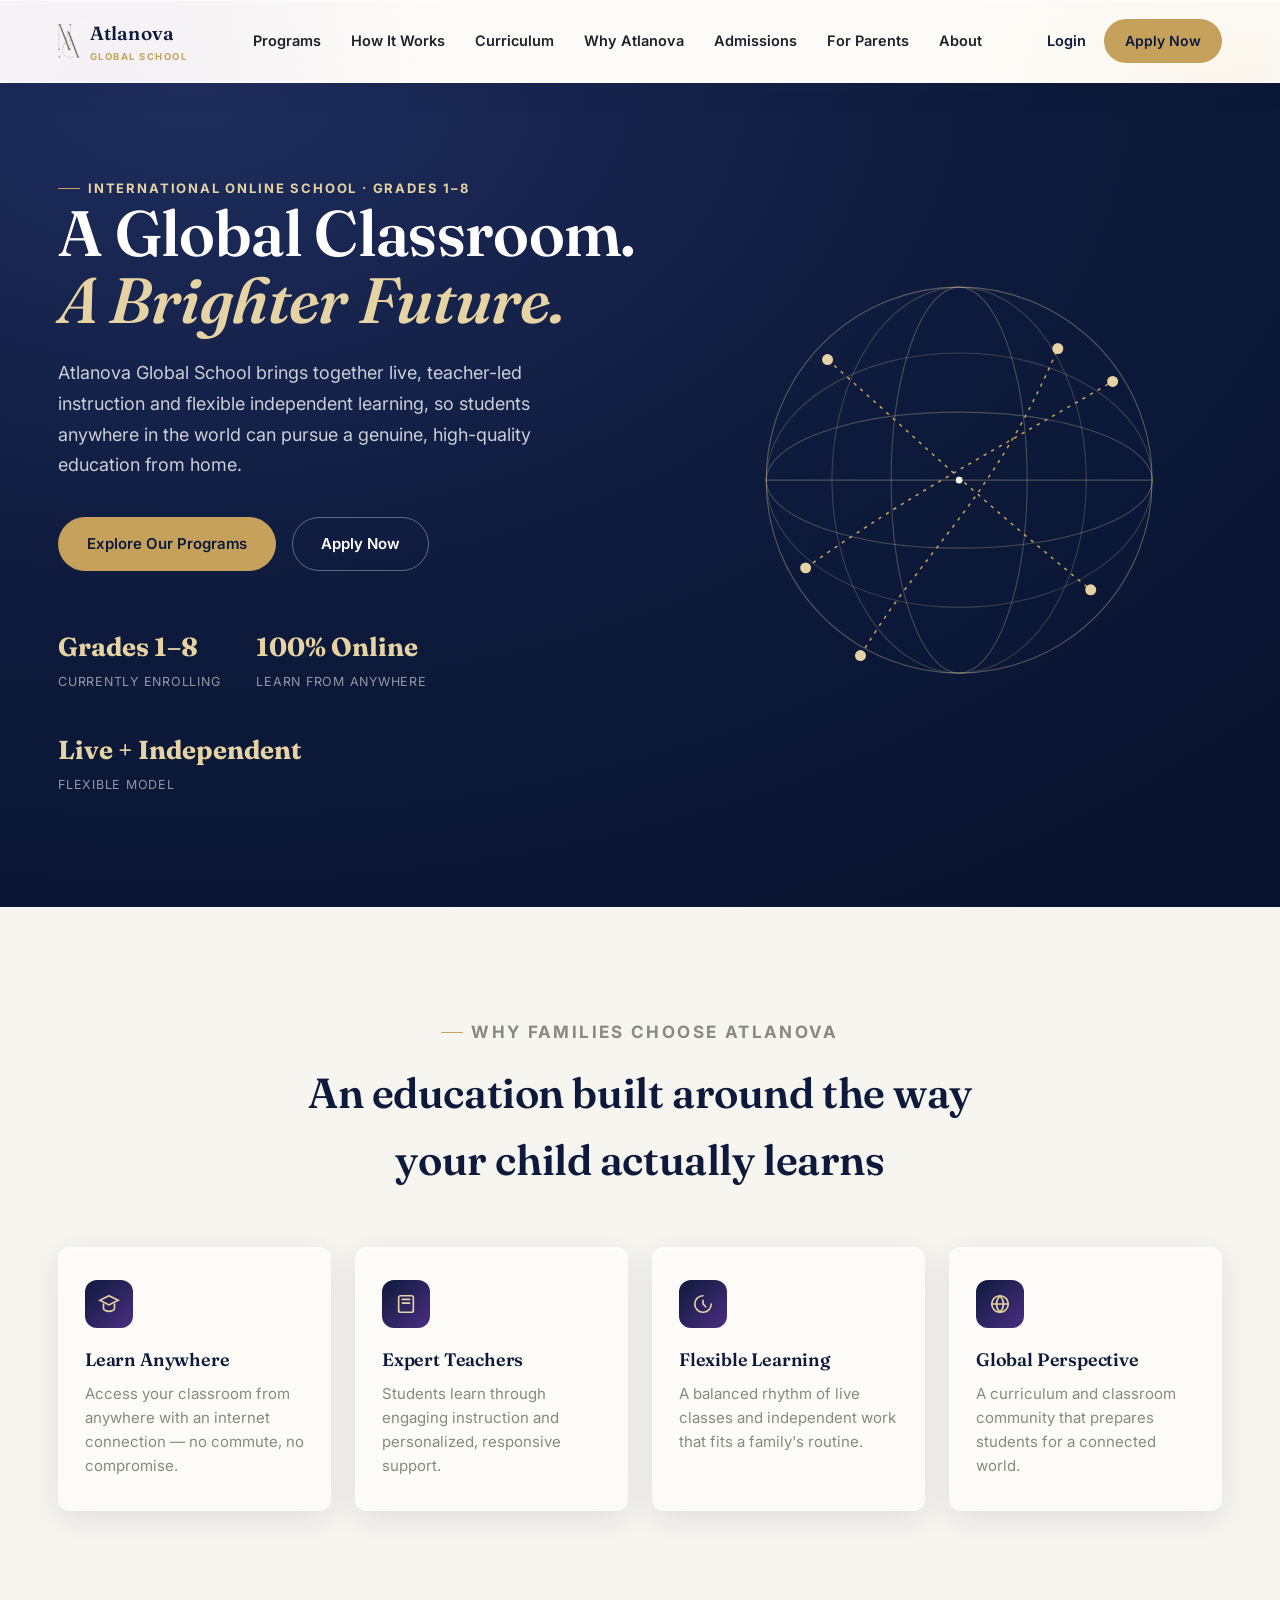
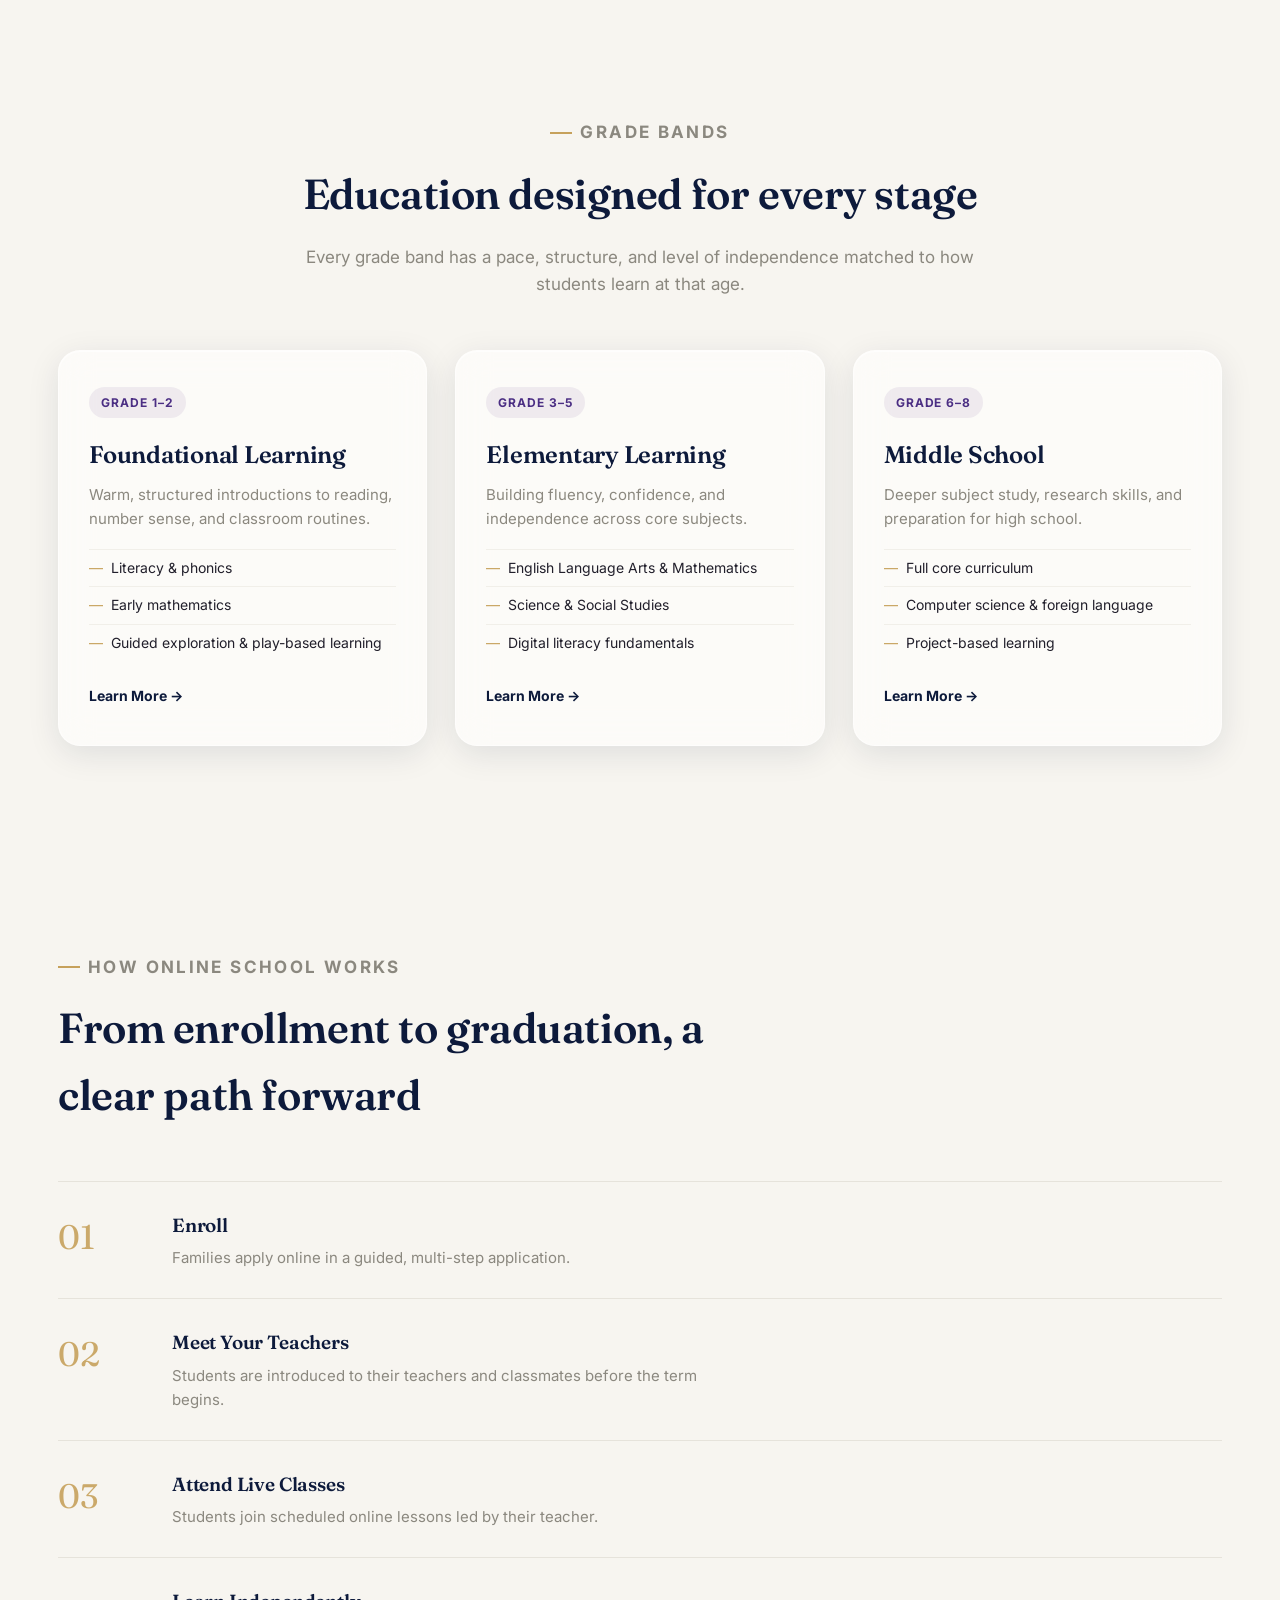
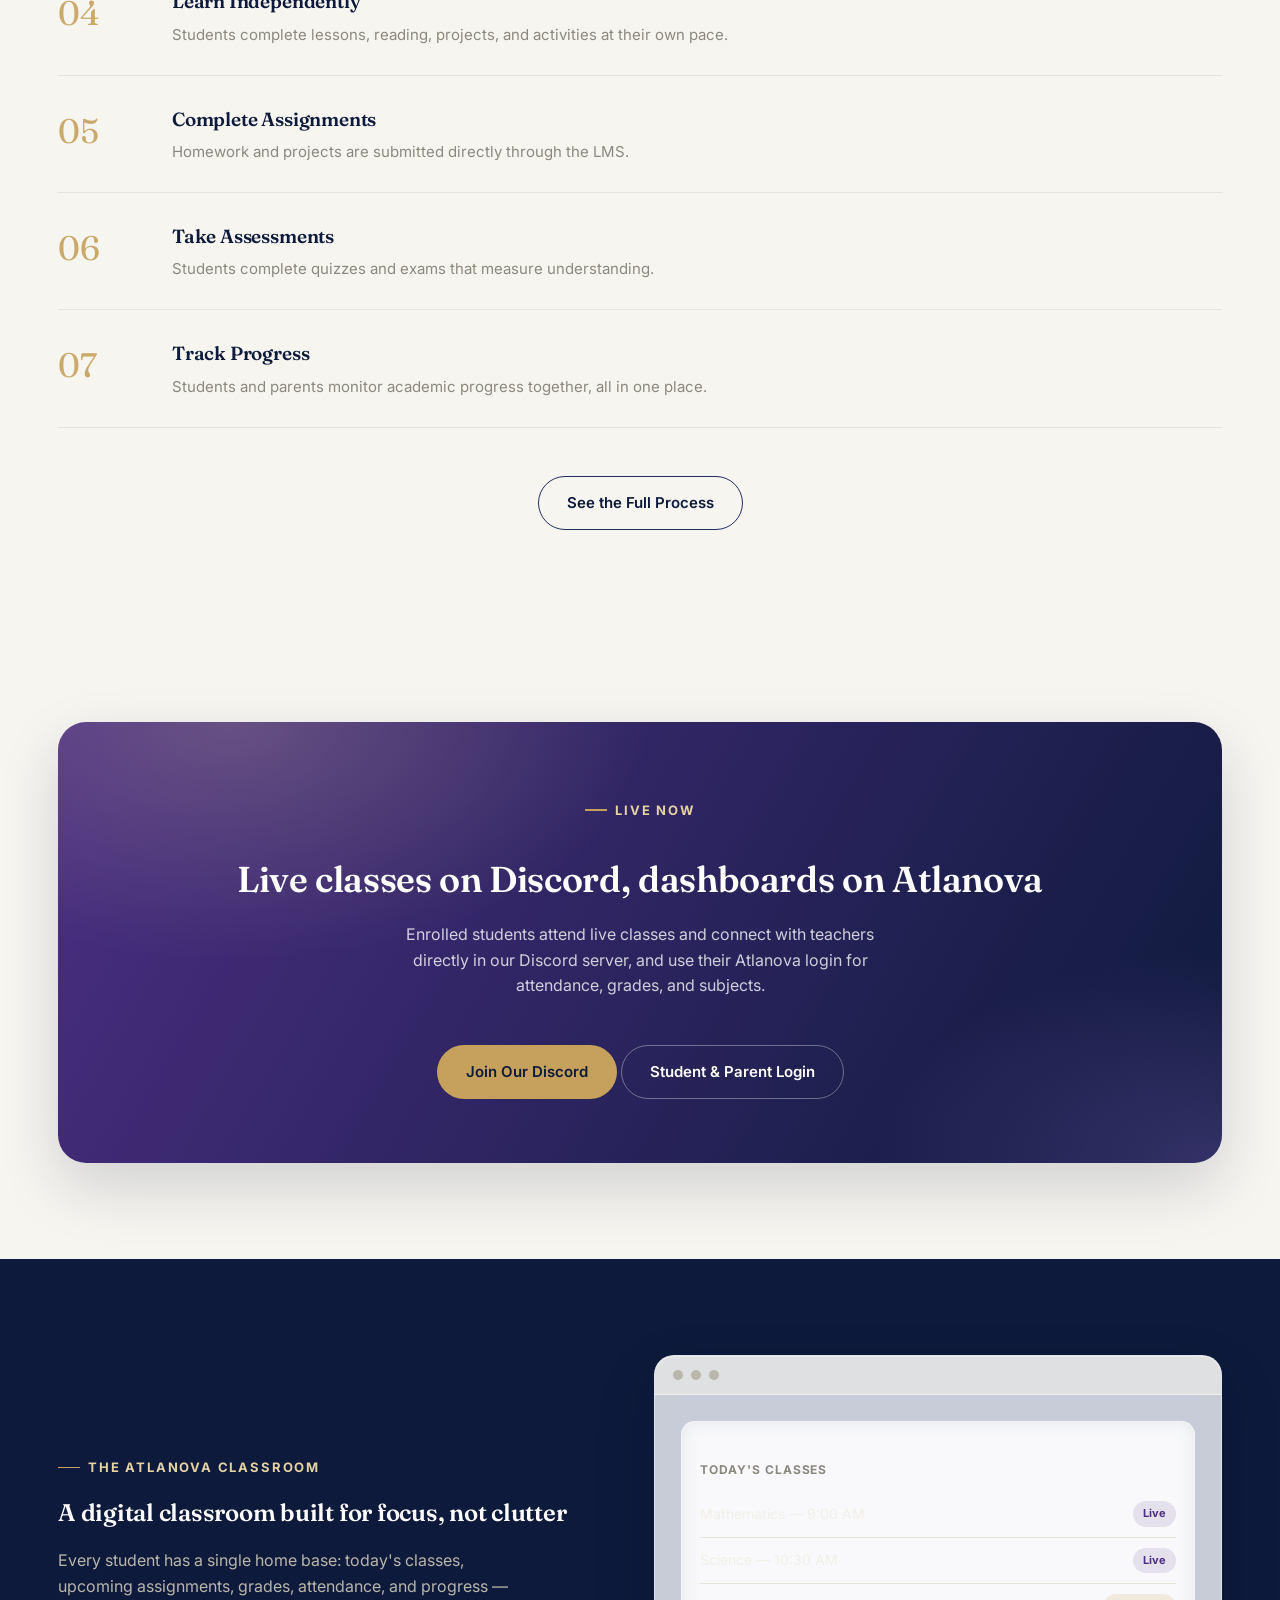
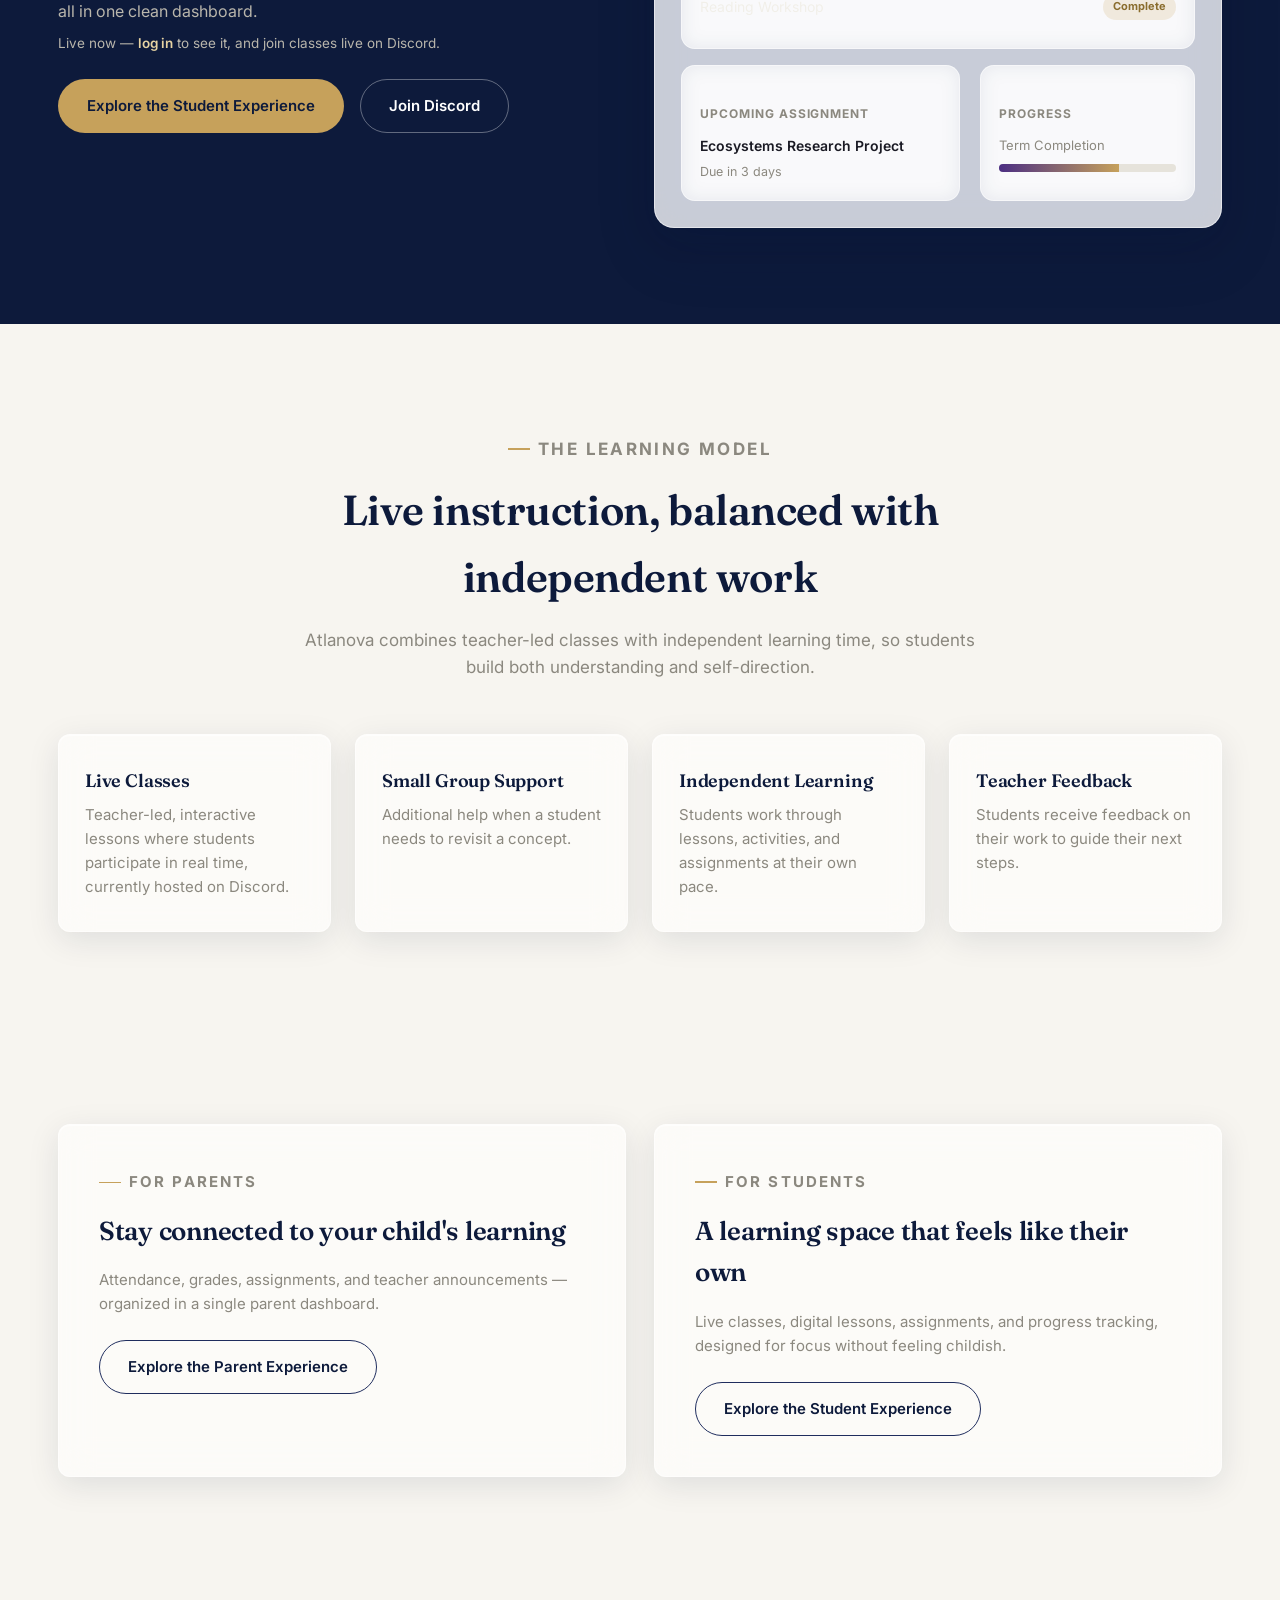
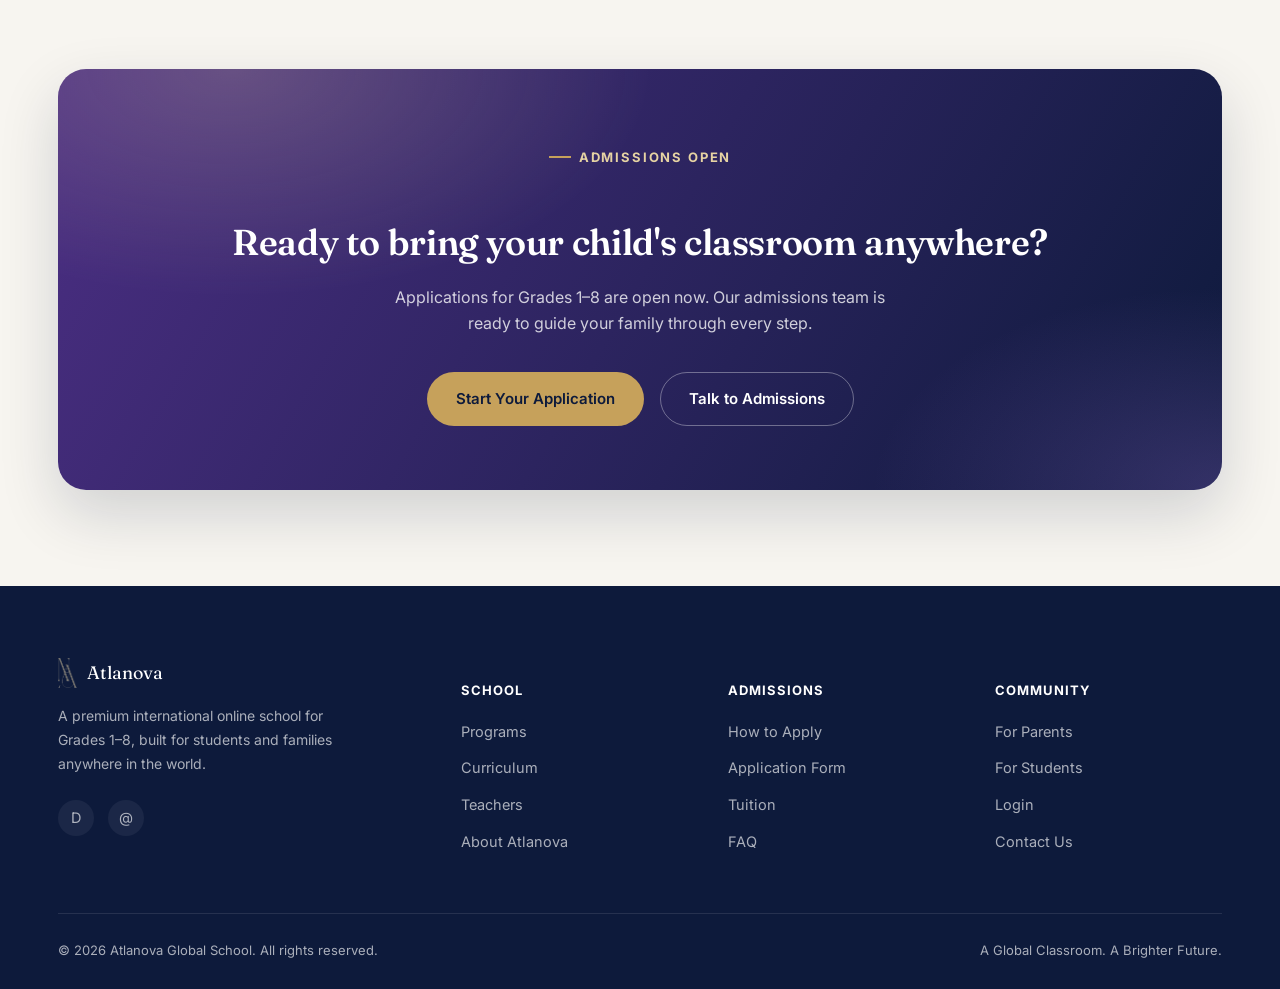
<file: index.html>
<!DOCTYPE html>
<html lang="en">
<head>
<meta charset="UTF-8">
<meta name="viewport" content="width=device-width, initial-scale=1.0">
<title>Atlanova Global School — A Global Classroom. A Brighter Future.</title>
<meta name="description" content="Atlanova Global School is a premium international online school for Grades 1–8, combining live teacher-led classes with flexible independent learning for students worldwide.">
<meta property="og:title" content="Atlanova Global School">
<meta property="og:description" content="A Global Classroom. A Brighter Future. Premium international online school for Grades 1–8.">
<meta property="og:type" content="website">
<link rel="icon" href="assets/mark.png">
<link rel="preconnect" href="https://fonts.googleapis.com">
<link rel="preconnect" href="https://fonts.gstatic.com" crossorigin>
<link href="https://fonts.googleapis.com/css2?family=Fraunces:opsz,wght@9..144,500;9..144,600;9..144,700&family=Inter:wght@400;500;600;700;800&display=swap" rel="stylesheet">
<link rel="stylesheet" href="css/styles.css">
</head>
<body>

<!-- NAV -->
<header class="nav">
  <div class="container">
    <a href="/" class="brand">
      <img src="assets/mark.png" alt="Atlanova monogram">
      <span class="brand-text">Atlanova<small>Global School</small></span>
    </a>
    <nav class="nav-links" aria-label="Primary">
      <a href="programs.html">Programs</a>
      <a href="how-it-works.html">How It Works</a>
      <a href="curriculum.html">Curriculum</a>
      <a href="about.html">Why Atlanova</a>
      <a href="admissions.html">Admissions</a>
      <a href="parents.html">For Parents</a>
      <a href="about.html">About</a>
    </nav>
    <div class="nav-cta">
      <a href="login.html" class="nav-login">Login</a>
      <a href="apply.html" class="btn btn-primary btn-sm">Apply Now</a>
    </div>
    <button class="nav-toggle" aria-label="Open menu" aria-expanded="false">
      <span></span><span></span><span></span>
    </button>
  </div>
  </header>
<div class="mobile-menu">
    <a href="programs.html">Programs</a>
    <a href="how-it-works.html">How It Works</a>
    <a href="curriculum.html">Curriculum</a>
    <a href="about.html">Why Atlanova</a>
    <a href="admissions.html">Admissions</a>
    <a href="parents.html">For Parents</a>
    <a href="about.html">About</a>
    <a href="login.html">Login</a>
    <a href="apply.html" class="btn btn-primary btn-block">Apply Now</a>
  </div>


<!-- HERO -->
<section class="hero">
  <div class="container">
    <div>
      <p class="eyebrow" style="color:var(--gold-light)">International Online School · Grades 1–8</p>
      <h1>A Global Classroom.<br><em>A Brighter Future.</em></h1>
      <p class="lead">Atlanova Global School brings together live, teacher-led instruction and flexible independent learning, so students anywhere in the world can pursue a genuine, high-quality education from home.</p>
      <div class="hero-ctas">
        <a href="programs.html" class="btn btn-primary">Explore Our Programs</a>
        <a href="apply.html" class="btn btn-outline">Apply Now</a>
      </div>
      <div class="hero-stats">
        <div><strong>Grades 1–8</strong><span>Currently Enrolling</span></div>
        <div><strong>100% Online</strong><span>Learn From Anywhere</span></div>
        <div><strong>Live + Independent</strong><span>Flexible Model</span></div>
      </div>
    </div>
    <div class="globe-wrap" aria-hidden="true">
      <svg viewBox="0 0 480 480" fill="none" xmlns="http://www.w3.org/2000/svg">
        <circle cx="240" cy="240" r="176" stroke="rgba(230,211,163,0.35)" stroke-width="1"/>
        <ellipse cx="240" cy="240" rx="176" ry="62" stroke="rgba(230,211,163,0.28)" stroke-width="1"/>
        <ellipse cx="240" cy="240" rx="176" ry="116" stroke="rgba(230,211,163,0.22)" stroke-width="1"/>
        <ellipse cx="240" cy="240" rx="62" ry="176" stroke="rgba(230,211,163,0.28)" stroke-width="1"/>
        <ellipse cx="240" cy="240" rx="116" ry="176" stroke="rgba(230,211,163,0.22)" stroke-width="1"/>
        <line x1="64" y1="240" x2="416" y2="240" stroke="rgba(230,211,163,0.3)" stroke-width="1"/>
        <path d="M120 130 C210 210, 250 250, 360 340" stroke="#c6a15b" stroke-width="1.4" stroke-dasharray="3 5"/>
        <path d="M100 320 C200 250, 260 220, 380 150" stroke="#c6a15b" stroke-width="1.4" stroke-dasharray="3 5"/>
        <path d="M150 400 C210 300, 270 260, 330 120" stroke="#c6a15b" stroke-width="1.4" stroke-dasharray="3 5"/>
        <circle cx="120" cy="130" r="5" fill="#e6d3a3"/>
        <circle cx="360" cy="340" r="5" fill="#e6d3a3"/>
        <circle cx="100" cy="320" r="5" fill="#e6d3a3"/>
        <circle cx="380" cy="150" r="5" fill="#e6d3a3"/>
        <circle cx="150" cy="400" r="5" fill="#e6d3a3"/>
        <circle cx="330" cy="120" r="5" fill="#e6d3a3"/>
        <circle cx="240" cy="240" r="3" fill="#ffffff"/>
      </svg>
    </div>
  </div>
</section>

<!-- TRUST -->
<section class="section">
  <div class="container">
    <div class="section-head center">
      <p class="eyebrow" style="justify-content:center">Why Families Choose Atlanova</p>
      <h2>An education built around the way your child actually learns</h2>
    </div>
    <div class="grid-4">
      <div class="feature-card reveal">
        <div class="icon"><svg viewBox="0 0 24 24" fill="none" stroke-width="1.8" stroke-linecap="round"><path d="M12 3 2 8l10 5 10-5-10-5Z"/><path d="M6 12v5c0 1.5 3 3 6 3s6-1.5 6-3v-5"/></svg></div>
        <h3>Learn Anywhere</h3>
        <p>Access your classroom from anywhere with an internet connection — no commute, no compromise.</p>
      </div>
      <div class="feature-card reveal">
        <div class="icon"><svg viewBox="0 0 24 24" fill="none" stroke-width="1.8" stroke-linecap="round"><path d="M4 19V5a2 2 0 0 1 2-2h12a2 2 0 0 1 2 2v14"/><path d="M4 19a2 2 0 0 0 2 2h12a2 2 0 0 0 2-2M8 7h8M8 11h8"/></svg></div>
        <h3>Expert Teachers</h3>
        <p>Students learn through engaging instruction and personalized, responsive support.</p>
      </div>
      <div class="feature-card reveal">
        <div class="icon"><svg viewBox="0 0 24 24" fill="none" stroke-width="1.8" stroke-linecap="round"><path d="M12 8v4l3 3M12 3a9 9 0 1 0 9 9"/></svg></div>
        <h3>Flexible Learning</h3>
        <p>A balanced rhythm of live classes and independent work that fits a family's routine.</p>
      </div>
      <div class="feature-card reveal">
        <div class="icon"><svg viewBox="0 0 24 24" fill="none" stroke-width="1.8" stroke-linecap="round"><circle cx="12" cy="12" r="9"/><path d="M3 12h18M12 3c2.5 2.6 3.8 5.7 3.8 9s-1.3 6.4-3.8 9c-2.5-2.6-3.8-5.7-3.8-9S9.5 5.6 12 3Z"/></svg></div>
        <h3>Global Perspective</h3>
        <p>A curriculum and classroom community that prepares students for a connected world.</p>
      </div>
    </div>
  </div>
</section>

<!-- GRADES -->
<section class="section section--off">
  <div class="container">
    <div class="section-head center">
      <p class="eyebrow" style="justify-content:center">Grade Bands</p>
      <h2>Education designed for every stage</h2>
      <p>Every grade band has a pace, structure, and level of independence matched to how students learn at that age.</p>
    </div>
    <div class="grid-3">
      <div class="grade-card reveal">
        <span class="tag">Grade 1–2</span>
        <h3>Foundational Learning</h3>
        <p>Warm, structured introductions to reading, number sense, and classroom routines.</p>
        <ul>
          <li>Literacy &amp; phonics</li>
          <li>Early mathematics</li>
          <li>Guided exploration &amp; play-based learning</li>
        </ul>
        <a href="programs.html#elementary" class="learn-more">Learn More →</a>
      </div>
      <div class="grade-card reveal">
        <span class="tag">Grade 3–5</span>
        <h3>Elementary Learning</h3>
        <p>Building fluency, confidence, and independence across core subjects.</p>
        <ul>
          <li>English Language Arts &amp; Mathematics</li>
          <li>Science &amp; Social Studies</li>
          <li>Digital literacy fundamentals</li>
        </ul>
        <a href="programs.html#elementary" class="learn-more">Learn More →</a>
      </div>
      <div class="grade-card reveal">
        <span class="tag">Grade 6–8</span>
        <h3>Middle School</h3>
        <p>Deeper subject study, research skills, and preparation for high school.</p>
        <ul>
          <li>Full core curriculum</li>
          <li>Computer science &amp; foreign language</li>
          <li>Project-based learning</li>
        </ul>
        <a href="programs.html#middle" class="learn-more">Learn More →</a>
      </div>
    </div>
  </div>
</section>

<!-- HOW IT WORKS -->
<section class="section">
  <div class="container">
    <div class="section-head">
      <p class="eyebrow">How Online School Works</p>
      <h2>From enrollment to graduation, a clear path forward</h2>
    </div>
    <div class="process">
      <div class="process-list">
        <div class="process-item reveal"><span class="process-num">01</span><div><h4>Enroll</h4><p>Families apply online in a guided, multi-step application.</p></div></div>
        <div class="process-item reveal"><span class="process-num">02</span><div><h4>Meet Your Teachers</h4><p>Students are introduced to their teachers and classmates before the term begins.</p></div></div>
        <div class="process-item reveal"><span class="process-num">03</span><div><h4>Attend Live Classes</h4><p>Students join scheduled online lessons led by their teacher.</p></div></div>
        <div class="process-item reveal"><span class="process-num">04</span><div><h4>Learn Independently</h4><p>Students complete lessons, reading, projects, and activities at their own pace.</p></div></div>
        <div class="process-item reveal"><span class="process-num">05</span><div><h4>Complete Assignments</h4><p>Homework and projects are submitted directly through the LMS.</p></div></div>
        <div class="process-item reveal"><span class="process-num">06</span><div><h4>Take Assessments</h4><p>Students complete quizzes and exams that measure understanding.</p></div></div>
        <div class="process-item reveal"><span class="process-num">07</span><div><h4>Track Progress</h4><p>Students and parents monitor academic progress together, all in one place.</p></div></div>
      </div>
    </div>
    <div class="text-center mt-48">
      <a href="how-it-works.html" class="btn btn-outline-dark">See the Full Process</a>
    </div>
  </div>
</section>

<!-- DISCORD CTA -->
<section class="section section--off">
  <div class="container">
    <div class="cta-banner reveal">
      <p class="eyebrow" style="justify-content:center;color:var(--gold-light)">Live Now</p>
      <h2>Live classes on Discord, dashboards on Atlanova</h2>
      <p>Enrolled students attend live classes and connect with teachers directly in our Discord server, and use their Atlanova login for attendance, grades, and subjects.</p>
      <a href="https://discord.gg/Z7UxG72fPN" target="_blank" rel="noopener" class="btn btn-primary">Join Our Discord</a>
      <a href="login.html" class="btn btn-outline mt-16">Student &amp; Parent Login</a>
    </div>
  </div>
</section>

<!-- CLASSROOM PREVIEW -->
<section class="section section--dark">
  <div class="container">
    <div class="grid-2" style="align-items:center;">
      <div>
        <p class="eyebrow" style="color:var(--gold-light)">The Atlanova Classroom</p>
        <h2 class="mt-16">A digital classroom built for focus, not clutter</h2>
        <p class="mt-16" style="color:var(--gray-400);max-width:460px;">Every student has a single home base: today's classes, upcoming assignments, grades, attendance, and progress — all in one clean dashboard.</p>
        <p class="mt-8" style="color:var(--gray-400);max-width:460px;font-size:13.5px;">Live now — <a href="login.html" style="color:var(--gold-light);font-weight:600;">log in</a> to see it, and join classes live on Discord.</p>
        <div class="hero-ctas mt-24" style="margin-top:24px;">
          <a href="students.html" class="btn btn-primary">Explore the Student Experience</a>
          <a href="https://discord.gg/Z7UxG72fPN" target="_blank" rel="noopener" class="btn btn-outline">Join Discord</a>
        </div>
      </div>
      <div class="mockup reveal">
        <div class="mockup-topbar"><span></span><span></span><span></span></div>
        <div class="mockup-body">
          <div class="mockup-panel">
            <h5>Today's Classes</h5>
            <div class="mockup-class">Mathematics — 9:00 AM <span class="mockup-pill pill-live">Live</span></div>
            <div class="mockup-class">Science — 10:30 AM <span class="mockup-pill pill-live">Live</span></div>
            <div class="mockup-class">Reading Workshop <span class="mockup-pill pill-done">Complete</span></div>
          </div>
          <div class="mockup-row">
            <div class="mockup-panel" style="margin-bottom:0;">
              <h5>Upcoming Assignment</h5>
              <p style="font-size:14px;font-weight:600;color:var(--ink);">Ecosystems Research Project</p>
              <p style="font-size:12.5px;color:var(--gray-500);margin-top:4px;">Due in 3 days</p>
            </div>
            <div class="mockup-panel" style="margin-bottom:0;">
              <h5>Progress</h5>
              <p style="font-size:13px;color:var(--gray-500);">Term Completion</p>
              <div class="progress-bar"><i style="width:68%"></i></div>
            </div>
          </div>
        </div>
      </div>
    </div>
  </div>
</section>

<!-- LIVE LEARNING -->
<section class="section section--off">
  <div class="container">
    <div class="section-head center">
      <p class="eyebrow" style="justify-content:center">The Learning Model</p>
      <h2>Live instruction, balanced with independent work</h2>
      <p>Atlanova combines teacher-led classes with independent learning time, so students build both understanding and self-direction.</p>
    </div>
    <div class="grid-4">
      <div class="feature-card reveal"><h3>Live Classes</h3><p>Teacher-led, interactive lessons where students participate in real time, currently hosted on Discord.</p></div>
      <div class="feature-card reveal"><h3>Small Group Support</h3><p>Additional help when a student needs to revisit a concept.</p></div>
      <div class="feature-card reveal"><h3>Independent Learning</h3><p>Students work through lessons, activities, and assignments at their own pace.</p></div>
      <div class="feature-card reveal"><h3>Teacher Feedback</h3><p>Students receive feedback on their work to guide their next steps.</p></div>
    </div>
  </div>
</section>

<!-- PARENT / STUDENT teaser -->
<section class="section">
  <div class="container">
    <div class="grid-2">
      <div class="feature-card reveal" style="padding:40px;">
        <p class="eyebrow">For Parents</p>
        <h2 class="mt-16" style="font-size:26px;">Stay connected to your child's learning</h2>
        <p class="mt-16" style="color:var(--gray-500);">Attendance, grades, assignments, and teacher announcements — organized in a single parent dashboard.</p>
        <a href="parents.html" class="btn btn-outline-dark mt-24">Explore the Parent Experience</a>
      </div>
      <div class="feature-card reveal" style="padding:40px;">
        <p class="eyebrow">For Students</p>
        <h2 class="mt-16" style="font-size:26px;">A learning space that feels like their own</h2>
        <p class="mt-16" style="color:var(--gray-500);">Live classes, digital lessons, assignments, and progress tracking, designed for focus without feeling childish.</p>
        <a href="students.html" class="btn btn-outline-dark mt-24">Explore the Student Experience</a>
      </div>
    </div>
  </div>
</section>

<!-- CTA -->
<section class="section">
  <div class="container">
    <div class="cta-banner reveal">
      <p class="eyebrow" style="justify-content:center;color:var(--gold-light)">Admissions Open</p>
      <h2 class="mt-16">Ready to bring your child's classroom anywhere?</h2>
      <p>Applications for Grades 1–8 are open now. Our admissions team is ready to guide your family through every step.</p>
      <div class="hero-ctas" style="justify-content:center;">
        <a href="apply.html" class="btn btn-primary">Start Your Application</a>
        <a href="contact.html" class="btn btn-outline">Talk to Admissions</a>
      </div>
    </div>
  </div>
</section>

<!-- FOOTER -->
<footer class="footer">
  <div class="container">
    <div class="footer-grid">
      <div>
        <div class="footer-brand"><img src="assets/mark.png" alt=""><span>Atlanova</span></div>
        <p class="desc">A premium international online school for Grades 1–8, built for students and families anywhere in the world.</p>
        <div class="social-row mt-24">
          <a href="https://discord.gg/Z7UxG72fPN" target="_blank" rel="noopener" aria-label="Discord">D</a>
          <a href="mailto:jawadimustafa7@gmail.com" aria-label="Email">@</a>
        </div>
      </div>
      <div>
        <h5>School</h5>
        <ul>
          <li><a href="programs.html">Programs</a></li>
          <li><a href="curriculum.html">Curriculum</a></li>
          <li><a href="teachers.html">Teachers</a></li>
          <li><a href="about.html">About Atlanova</a></li>
        </ul>
      </div>
      <div>
        <h5>Admissions</h5>
        <ul>
          <li><a href="admissions.html">How to Apply</a></li>
          <li><a href="apply.html">Application Form</a></li>
          <li><a href="tuition.html">Tuition</a></li>
          <li><a href="faq.html">FAQ</a></li>
        </ul>
      </div>
      <div>
        <h5>Community</h5>
        <ul>
          <li><a href="parents.html">For Parents</a></li>
          <li><a href="students.html">For Students</a></li>
          <li><a href="login.html">Login</a></li>
          <li><a href="contact.html">Contact Us</a></li>
        </ul>
      </div>
    </div>
    <div class="footer-bottom">
      <span>© 2026 Atlanova Global School. All rights reserved.</span>
      <span>A Global Classroom. A Brighter Future.</span>
    </div>
  </div>
</footer>

<script src="js/main.js"></script>
</body>
</html>
</file>
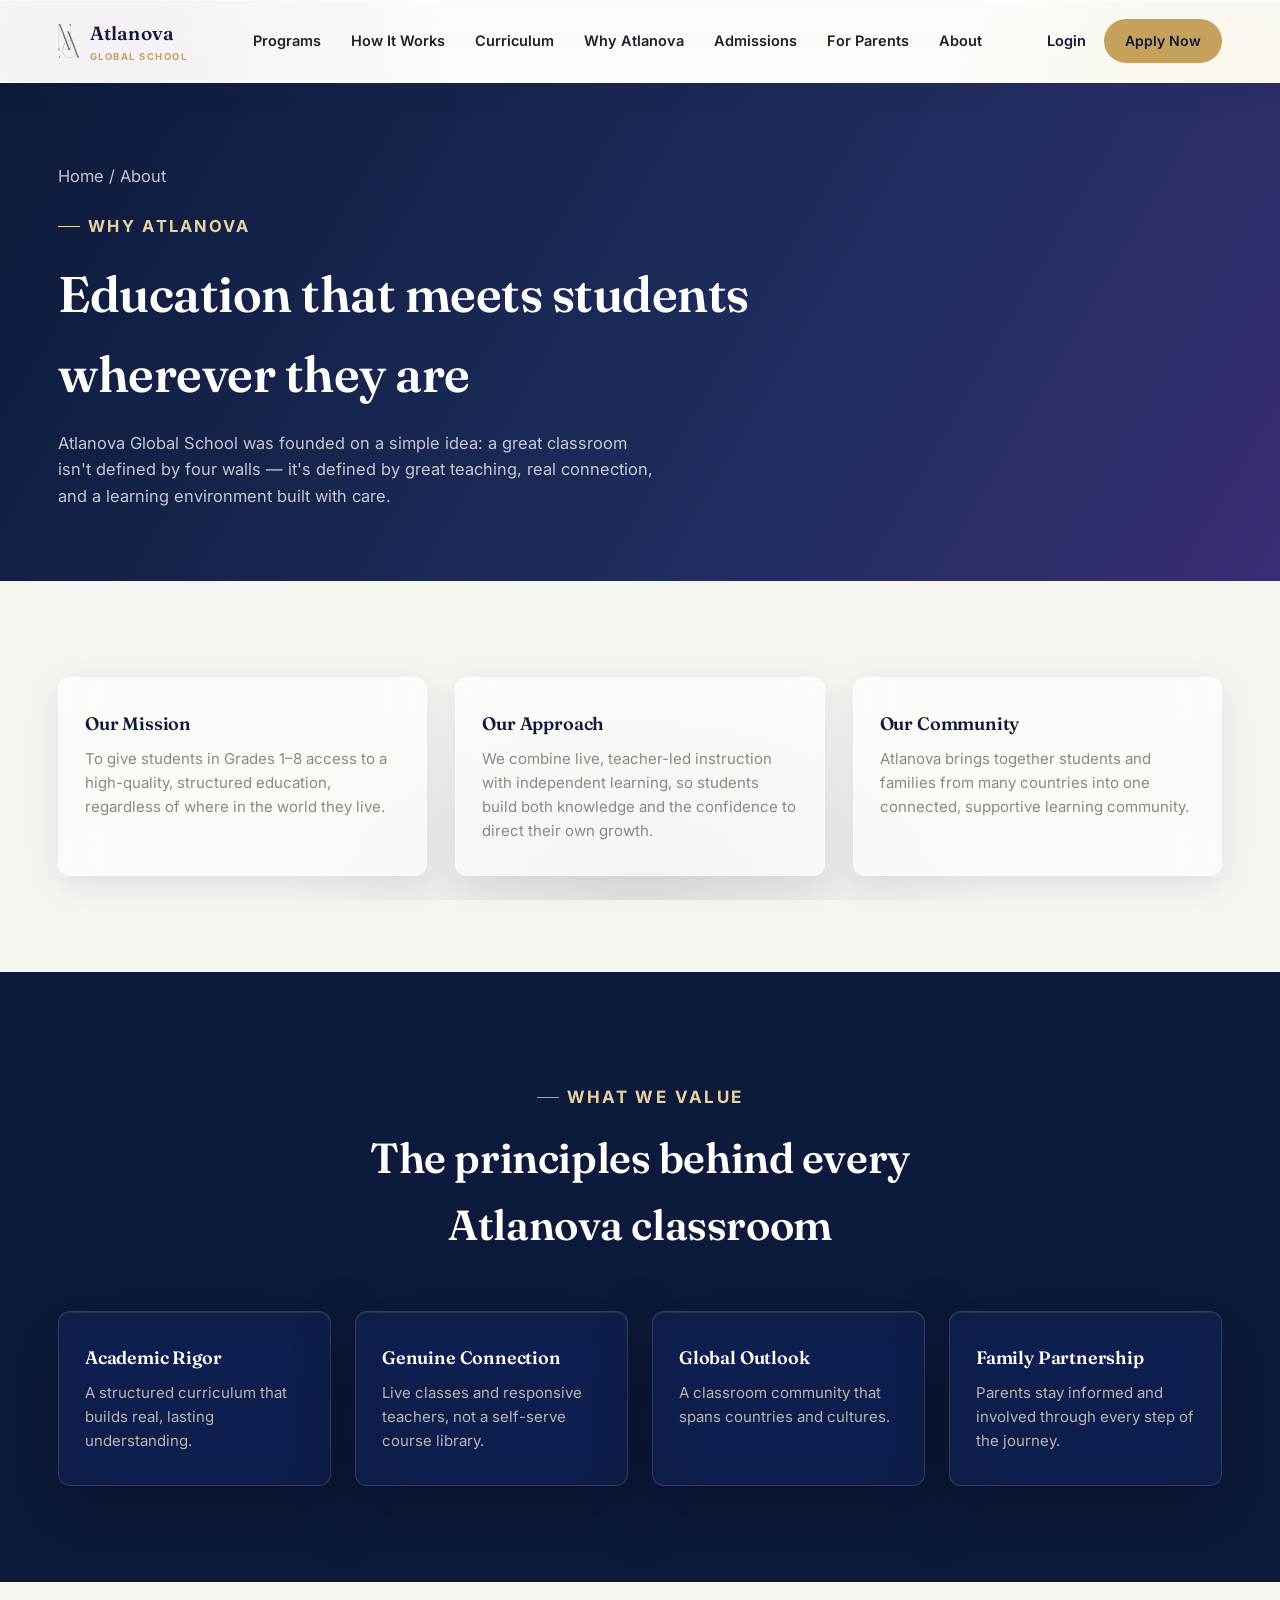
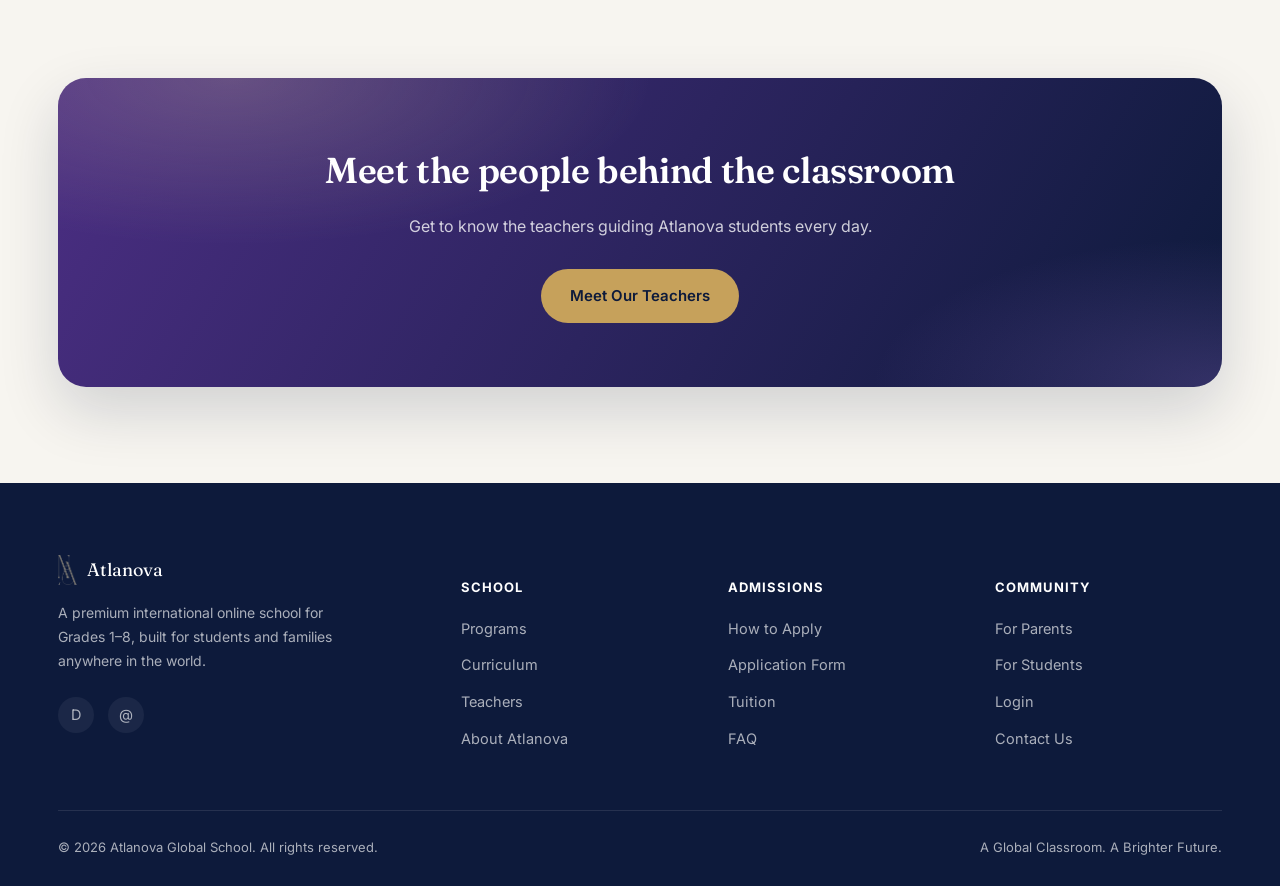
<file: about.html>
<!DOCTYPE html>
<html lang="en">
<head>
<meta charset="UTF-8">
<meta name="viewport" content="width=device-width, initial-scale=1.0">
<title>About — Atlanova Global School</title>
<meta name="description" content="Learn about Atlanova Global School's mission, approach, and why families around the world choose us.">
<link rel="icon" href="assets/mark.png">
<link rel="preconnect" href="https://fonts.googleapis.com">
<link rel="preconnect" href="https://fonts.gstatic.com" crossorigin>
<link href="https://fonts.googleapis.com/css2?family=Fraunces:opsz,wght@9..144,500;9..144,600;9..144,700&family=Inter:wght@400;500;600;700;800&display=swap" rel="stylesheet">
<link rel="stylesheet" href="css/styles.css">

</head>
<body>
<header class="nav">
  <div class="container">
    <a href="/" class="brand"><img src="assets/mark.png" alt="Atlanova monogram"><span class="brand-text">Atlanova<small>Global School</small></span></a>
    <nav class="nav-links" aria-label="Primary">
      <a href="programs.html">Programs</a>
      <a href="how-it-works.html">How It Works</a>
      <a href="curriculum.html">Curriculum</a>
      <a href="about.html">Why Atlanova</a>
      <a href="admissions.html">Admissions</a>
      <a href="parents.html">For Parents</a>
      <a href="about.html">About</a>
    </nav>
    <div class="nav-cta"><a href="login.html" class="nav-login">Login</a><a href="apply.html" class="btn btn-primary btn-sm">Apply Now</a></div>
    <button class="nav-toggle" aria-label="Open menu" aria-expanded="false"><span></span><span></span><span></span></button>
  </div>
  </header>
<div class="mobile-menu">
    <a href="programs.html">Programs</a><a href="how-it-works.html">How It Works</a><a href="curriculum.html">Curriculum</a>
    <a href="about.html">Why Atlanova</a><a href="admissions.html">Admissions</a><a href="parents.html">For Parents</a>
    <a href="about.html">About</a><a href="login.html">Login</a><a href="apply.html" class="btn btn-primary btn-block">Apply Now</a>
  </div>


<section class="page-header">
  <div class="container">
    <p class="breadcrumb"><a href="/">Home</a> / About</p>
    <p class="eyebrow">Why Atlanova</p>
    <h1>Education that meets students wherever they are</h1>
    <p>Atlanova Global School was founded on a simple idea: a great classroom isn't defined by four walls — it's defined by great teaching, real connection, and a learning environment built with care.</p>
  </div>
</section>

<section class="section">
  <div class="container">
    <div class="grid-3">
      <div class="feature-card reveal">
        <h3>Our Mission</h3>
        <p>To give students in Grades 1–8 access to a high-quality, structured education, regardless of where in the world they live.</p>
      </div>
      <div class="feature-card reveal">
        <h3>Our Approach</h3>
        <p>We combine live, teacher-led instruction with independent learning, so students build both knowledge and the confidence to direct their own growth.</p>
      </div>
      <div class="feature-card reveal">
        <h3>Our Community</h3>
        <p>Atlanova brings together students and families from many countries into one connected, supportive learning community.</p>
      </div>
    </div>
  </div>
</section>

<section class="section section--dark">
  <div class="container">
    <div class="section-head center">
      <p class="eyebrow" style="justify-content:center;color:var(--gold-light);">What We Value</p>
      <h2>The principles behind every Atlanova classroom</h2>
    </div>
    <div class="grid-4">
      <div class="feature-card reveal"><h3>Academic Rigor</h3><p>A structured curriculum that builds real, lasting understanding.</p></div>
      <div class="feature-card reveal"><h3>Genuine Connection</h3><p>Live classes and responsive teachers, not a self-serve course library.</p></div>
      <div class="feature-card reveal"><h3>Global Outlook</h3><p>A classroom community that spans countries and cultures.</p></div>
      <div class="feature-card reveal"><h3>Family Partnership</h3><p>Parents stay informed and involved through every step of the journey.</p></div>
    </div>
  </div>
</section>

<section class="section">
  <div class="container">
    <div class="cta-banner reveal">
      <h2>Meet the people behind the classroom</h2>
      <p>Get to know the teachers guiding Atlanova students every day.</p>
      <a href="teachers.html" class="btn btn-primary">Meet Our Teachers</a>
    </div>
  </div>
</section>

<footer class="footer">
  <div class="container">
    <div class="footer-grid">
      <div>
        <div class="footer-brand"><img src="assets/mark.png" alt=""><span>Atlanova</span></div>
        <p class="desc">A premium international online school for Grades 1–8, built for students and families anywhere in the world.</p>
        <div class="social-row mt-24">
          <a href="https://discord.gg/Z7UxG72fPN" target="_blank" rel="noopener" aria-label="Discord">D</a>
          <a href="mailto:jawadimustafa7@gmail.com" aria-label="Email">@</a>
        </div>
      </div>
      <div><h5>School</h5><ul><li><a href="programs.html">Programs</a></li><li><a href="curriculum.html">Curriculum</a></li><li><a href="teachers.html">Teachers</a></li><li><a href="about.html">About Atlanova</a></li></ul></div>
      <div><h5>Admissions</h5><ul><li><a href="admissions.html">How to Apply</a></li><li><a href="apply.html">Application Form</a></li><li><a href="tuition.html">Tuition</a></li><li><a href="faq.html">FAQ</a></li></ul></div>
      <div><h5>Community</h5><ul><li><a href="parents.html">For Parents</a></li><li><a href="students.html">For Students</a></li><li><a href="login.html">Login</a></li><li><a href="contact.html">Contact Us</a></li></ul></div>
    </div>
    <div class="footer-bottom"><span>© 2026 Atlanova Global School. All rights reserved.</span><span>A Global Classroom. A Brighter Future.</span></div>
  </div>
</footer>
<script src="js/main.js"></script>

</body>
</html>
</file>
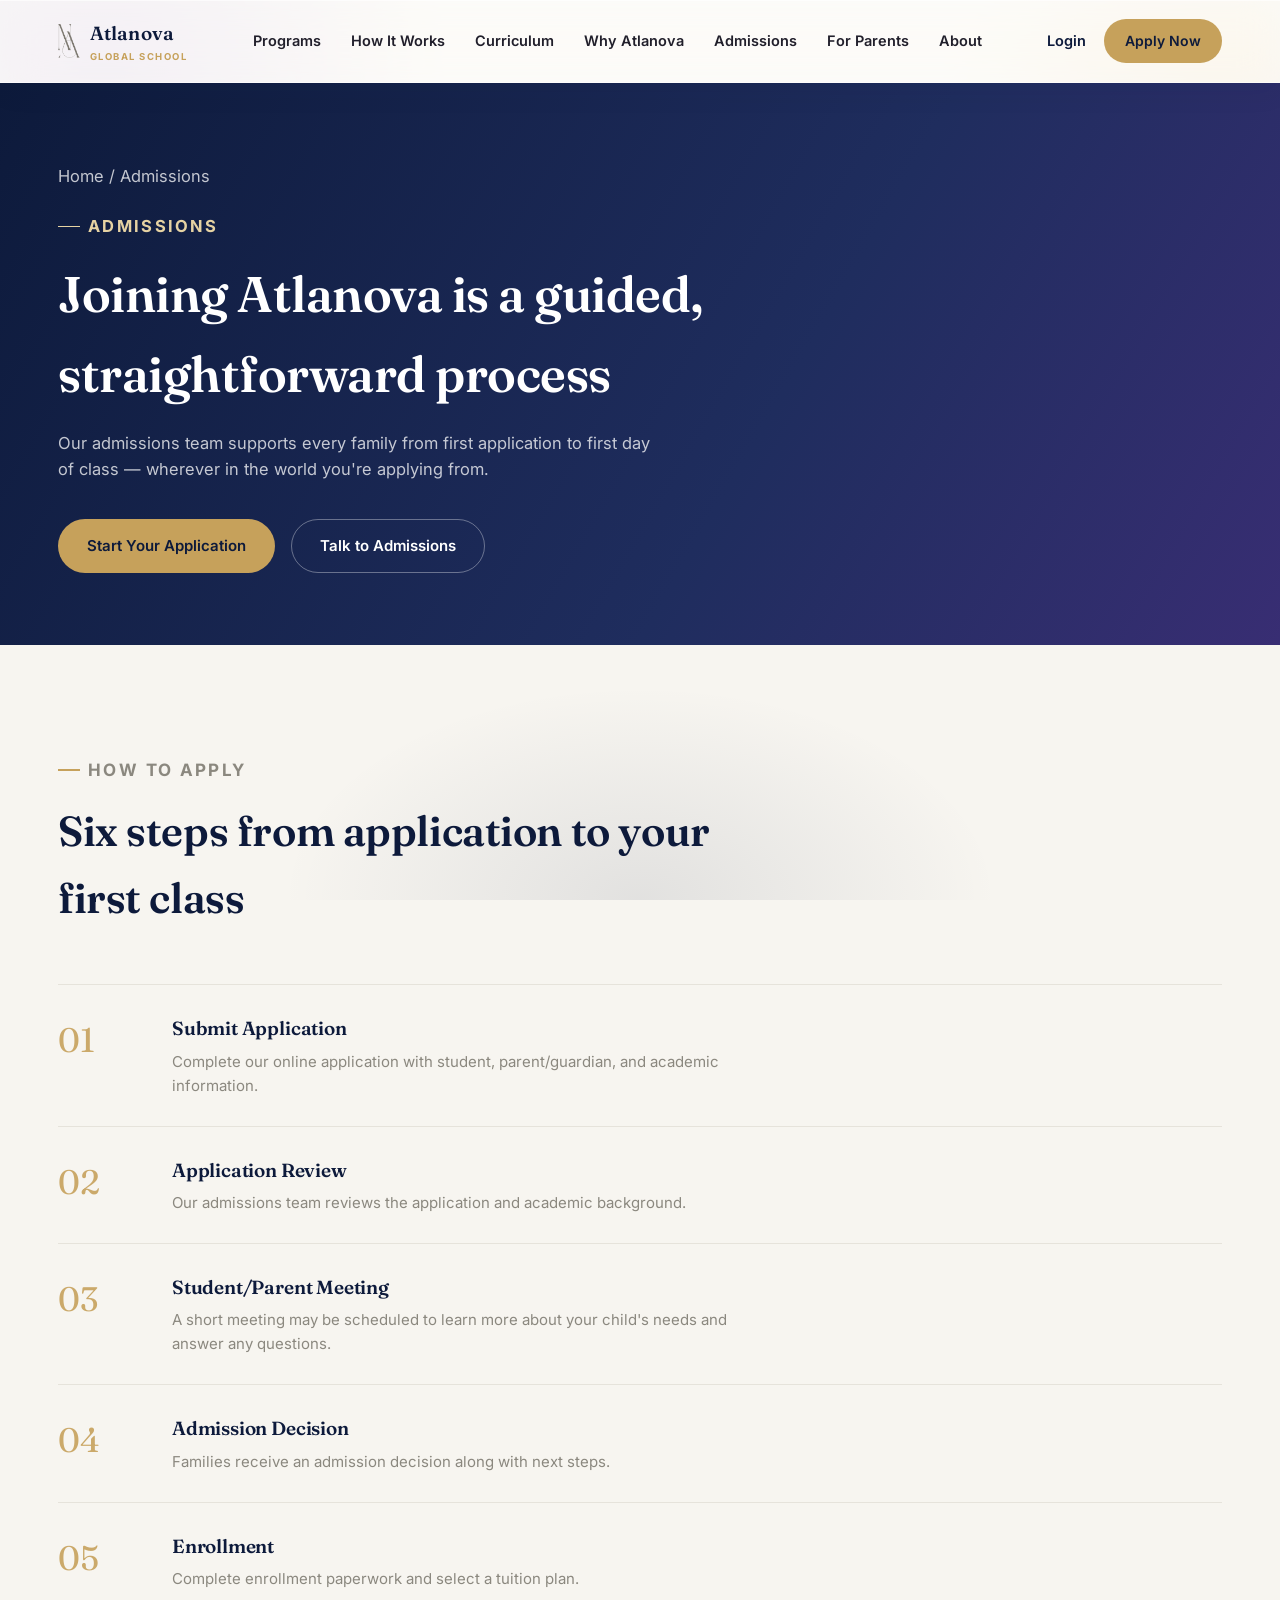
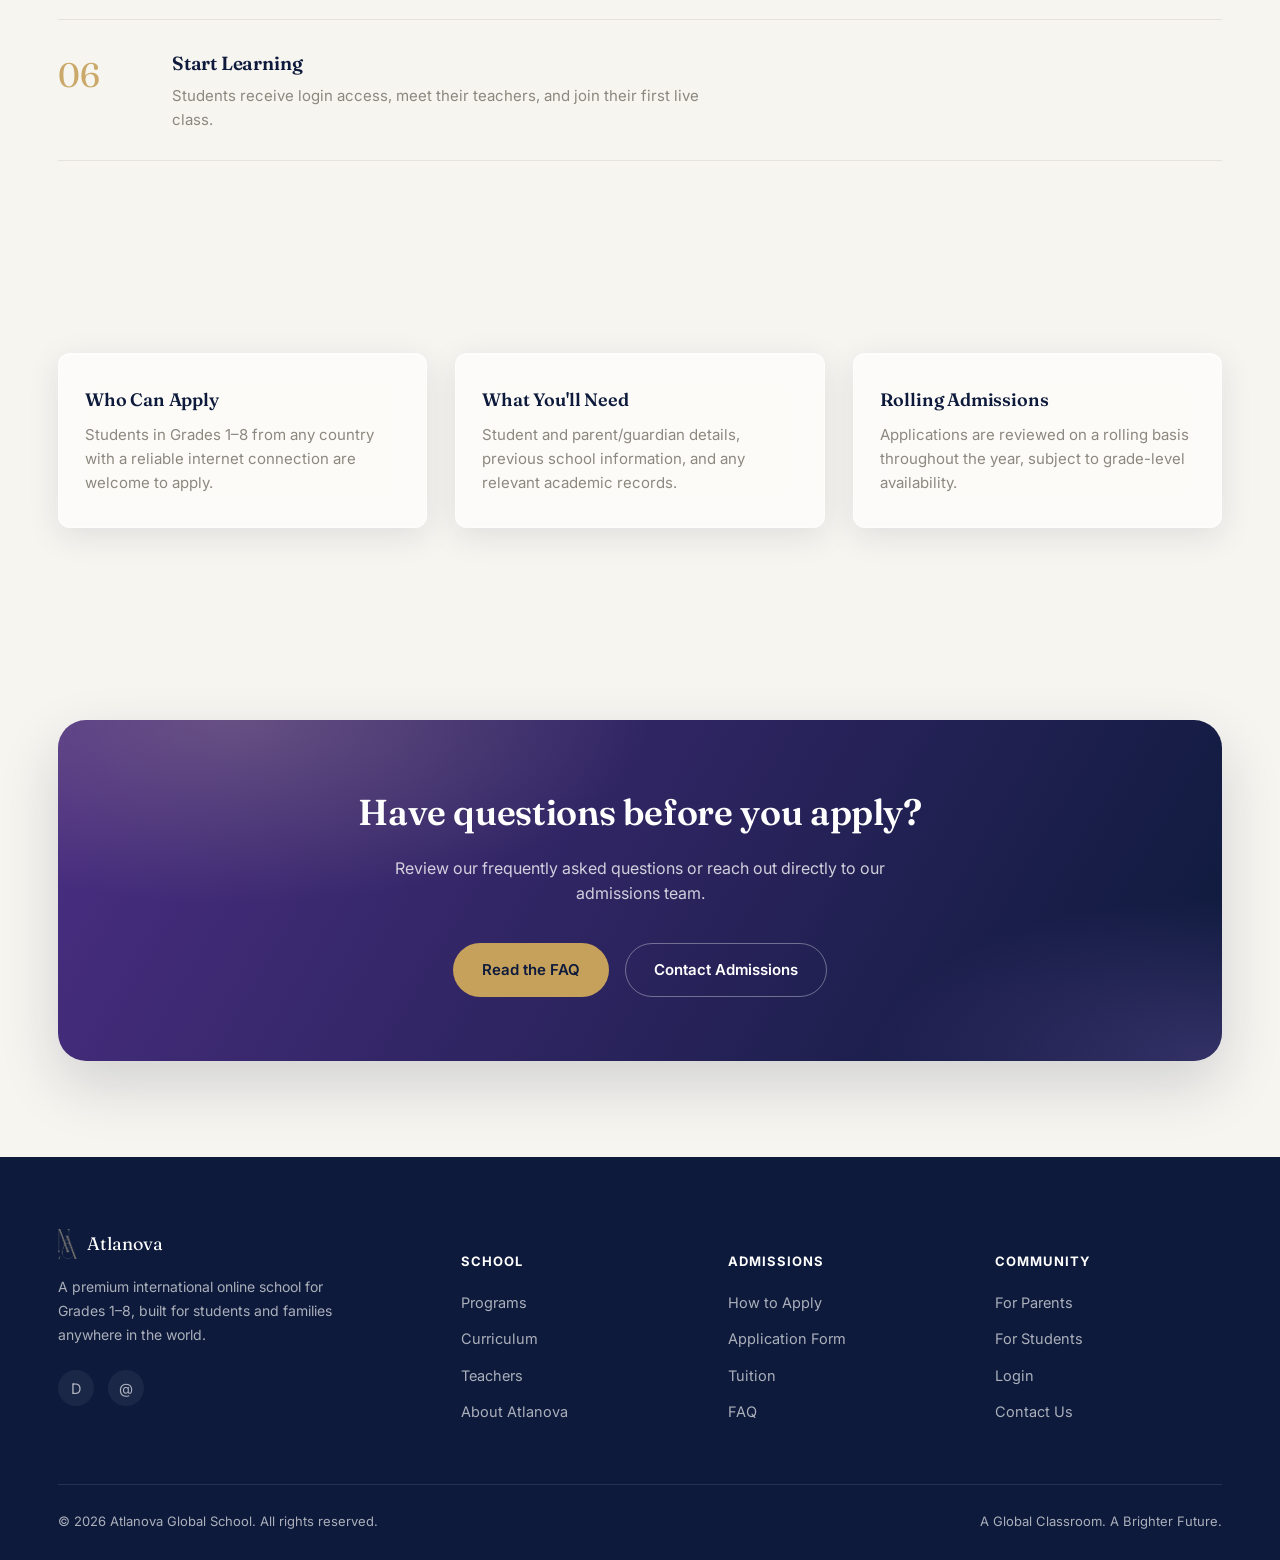
<file: admissions.html>
<!DOCTYPE html>
<html lang="en">
<head>
<meta charset="UTF-8">
<meta name="viewport" content="width=device-width, initial-scale=1.0">
<title>Admissions — Atlanova Global School</title>
<meta name="description" content="Learn how to apply to Atlanova Global School, from submitting your application to your child's first day of class.">
<link rel="icon" href="assets/mark.png">
<link rel="preconnect" href="https://fonts.googleapis.com">
<link rel="preconnect" href="https://fonts.gstatic.com" crossorigin>
<link href="https://fonts.googleapis.com/css2?family=Fraunces:opsz,wght@9..144,500;9..144,600;9..144,700&family=Inter:wght@400;500;600;700;800&display=swap" rel="stylesheet">
<link rel="stylesheet" href="css/styles.css">

</head>
<body>
<header class="nav">
  <div class="container">
    <a href="/" class="brand"><img src="assets/mark.png" alt="Atlanova monogram"><span class="brand-text">Atlanova<small>Global School</small></span></a>
    <nav class="nav-links" aria-label="Primary">
      <a href="programs.html">Programs</a>
      <a href="how-it-works.html">How It Works</a>
      <a href="curriculum.html">Curriculum</a>
      <a href="about.html">Why Atlanova</a>
      <a href="admissions.html">Admissions</a>
      <a href="parents.html">For Parents</a>
      <a href="about.html">About</a>
    </nav>
    <div class="nav-cta"><a href="login.html" class="nav-login">Login</a><a href="apply.html" class="btn btn-primary btn-sm">Apply Now</a></div>
    <button class="nav-toggle" aria-label="Open menu" aria-expanded="false"><span></span><span></span><span></span></button>
  </div>
  </header>
<div class="mobile-menu">
    <a href="programs.html">Programs</a><a href="how-it-works.html">How It Works</a><a href="curriculum.html">Curriculum</a>
    <a href="about.html">Why Atlanova</a><a href="admissions.html">Admissions</a><a href="parents.html">For Parents</a>
    <a href="about.html">About</a><a href="login.html">Login</a><a href="apply.html" class="btn btn-primary btn-block">Apply Now</a>
  </div>


<section class="page-header">
  <div class="container">
    <p class="breadcrumb"><a href="/">Home</a> / Admissions</p>
    <p class="eyebrow">Admissions</p>
    <h1>Joining Atlanova is a guided, straightforward process</h1>
    <p>Our admissions team supports every family from first application to first day of class — wherever in the world you're applying from.</p>
    <div class="hero-ctas">
      <a href="apply.html" class="btn btn-primary">Start Your Application</a>
      <a href="contact.html" class="btn btn-outline">Talk to Admissions</a>
    </div>
  </div>
</section>

<section class="section">
  <div class="container">
    <div class="section-head">
      <p class="eyebrow">How to Apply</p>
      <h2>Six steps from application to your first class</h2>
    </div>
    <div class="process">
      <div class="process-list">
        <div class="process-item reveal"><span class="process-num">01</span><div><h4>Submit Application</h4><p>Complete our online application with student, parent/guardian, and academic information.</p></div></div>
        <div class="process-item reveal"><span class="process-num">02</span><div><h4>Application Review</h4><p>Our admissions team reviews the application and academic background.</p></div></div>
        <div class="process-item reveal"><span class="process-num">03</span><div><h4>Student/Parent Meeting</h4><p>A short meeting may be scheduled to learn more about your child's needs and answer any questions.</p></div></div>
        <div class="process-item reveal"><span class="process-num">04</span><div><h4>Admission Decision</h4><p>Families receive an admission decision along with next steps.</p></div></div>
        <div class="process-item reveal"><span class="process-num">05</span><div><h4>Enrollment</h4><p>Complete enrollment paperwork and select a tuition plan.</p></div></div>
        <div class="process-item reveal"><span class="process-num">06</span><div><h4>Start Learning</h4><p>Students receive login access, meet their teachers, and join their first live class.</p></div></div>
      </div>
    </div>
  </div>
</section>

<section class="section section--off">
  <div class="container">
    <div class="grid-3">
      <div class="feature-card reveal">
        <h3>Who Can Apply</h3>
        <p>Students in Grades 1–8 from any country with a reliable internet connection are welcome to apply.</p>
      </div>
      <div class="feature-card reveal">
        <h3>What You'll Need</h3>
        <p>Student and parent/guardian details, previous school information, and any relevant academic records.</p>
      </div>
      <div class="feature-card reveal">
        <h3>Rolling Admissions</h3>
        <p>Applications are reviewed on a rolling basis throughout the year, subject to grade-level availability.</p>
      </div>
    </div>
  </div>
</section>

<section class="section">
  <div class="container">
    <div class="cta-banner reveal">
      <h2>Have questions before you apply?</h2>
      <p>Review our frequently asked questions or reach out directly to our admissions team.</p>
      <div class="hero-ctas" style="justify-content:center;">
        <a href="faq.html" class="btn btn-primary">Read the FAQ</a>
        <a href="contact.html" class="btn btn-outline">Contact Admissions</a>
      </div>
    </div>
  </div>
</section>

<footer class="footer">
  <div class="container">
    <div class="footer-grid">
      <div>
        <div class="footer-brand"><img src="assets/mark.png" alt=""><span>Atlanova</span></div>
        <p class="desc">A premium international online school for Grades 1–8, built for students and families anywhere in the world.</p>
        <div class="social-row mt-24">
          <a href="https://discord.gg/Z7UxG72fPN" target="_blank" rel="noopener" aria-label="Discord">D</a>
          <a href="mailto:jawadimustafa7@gmail.com" aria-label="Email">@</a>
        </div>
      </div>
      <div><h5>School</h5><ul><li><a href="programs.html">Programs</a></li><li><a href="curriculum.html">Curriculum</a></li><li><a href="teachers.html">Teachers</a></li><li><a href="about.html">About Atlanova</a></li></ul></div>
      <div><h5>Admissions</h5><ul><li><a href="admissions.html">How to Apply</a></li><li><a href="apply.html">Application Form</a></li><li><a href="tuition.html">Tuition</a></li><li><a href="faq.html">FAQ</a></li></ul></div>
      <div><h5>Community</h5><ul><li><a href="parents.html">For Parents</a></li><li><a href="students.html">For Students</a></li><li><a href="login.html">Login</a></li><li><a href="contact.html">Contact Us</a></li></ul></div>
    </div>
    <div class="footer-bottom"><span>© 2026 Atlanova Global School. All rights reserved.</span><span>A Global Classroom. A Brighter Future.</span></div>
  </div>
</footer>
<script src="js/main.js"></script>

</body>
</html>
</file>
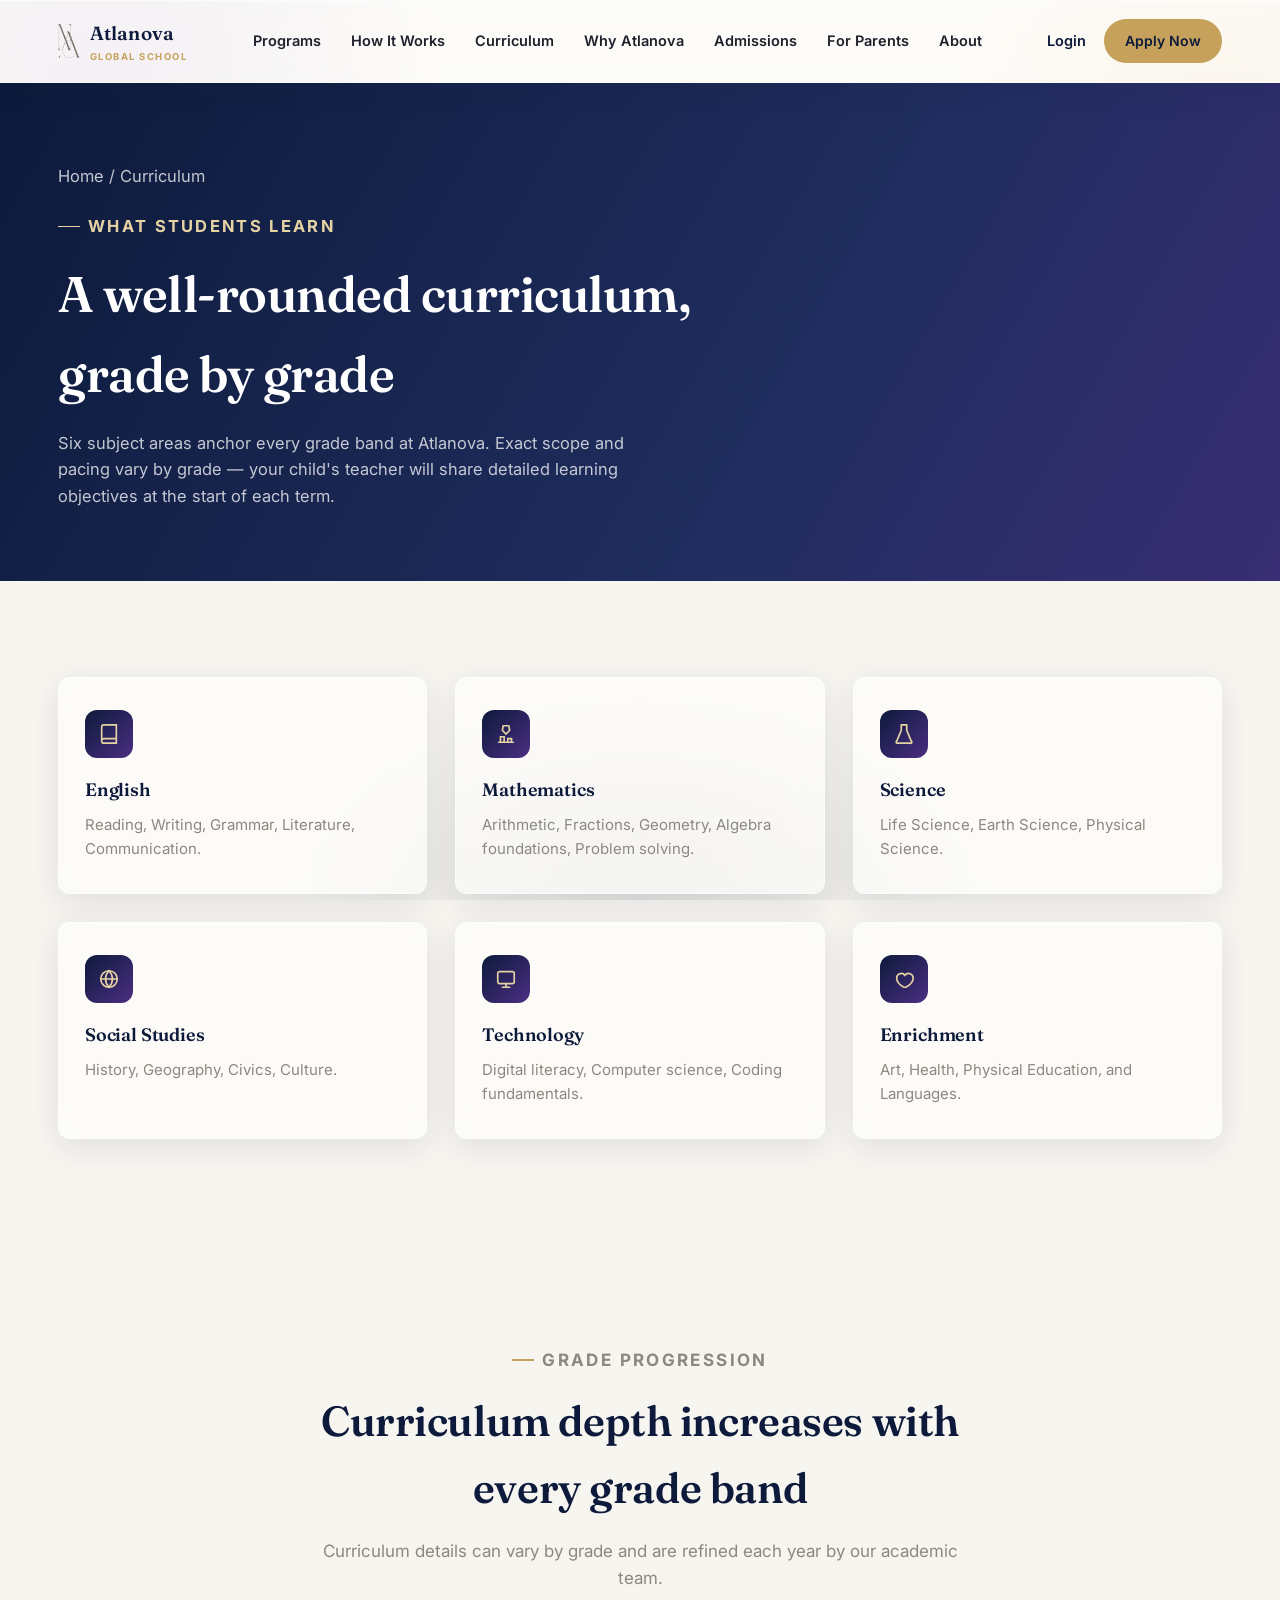
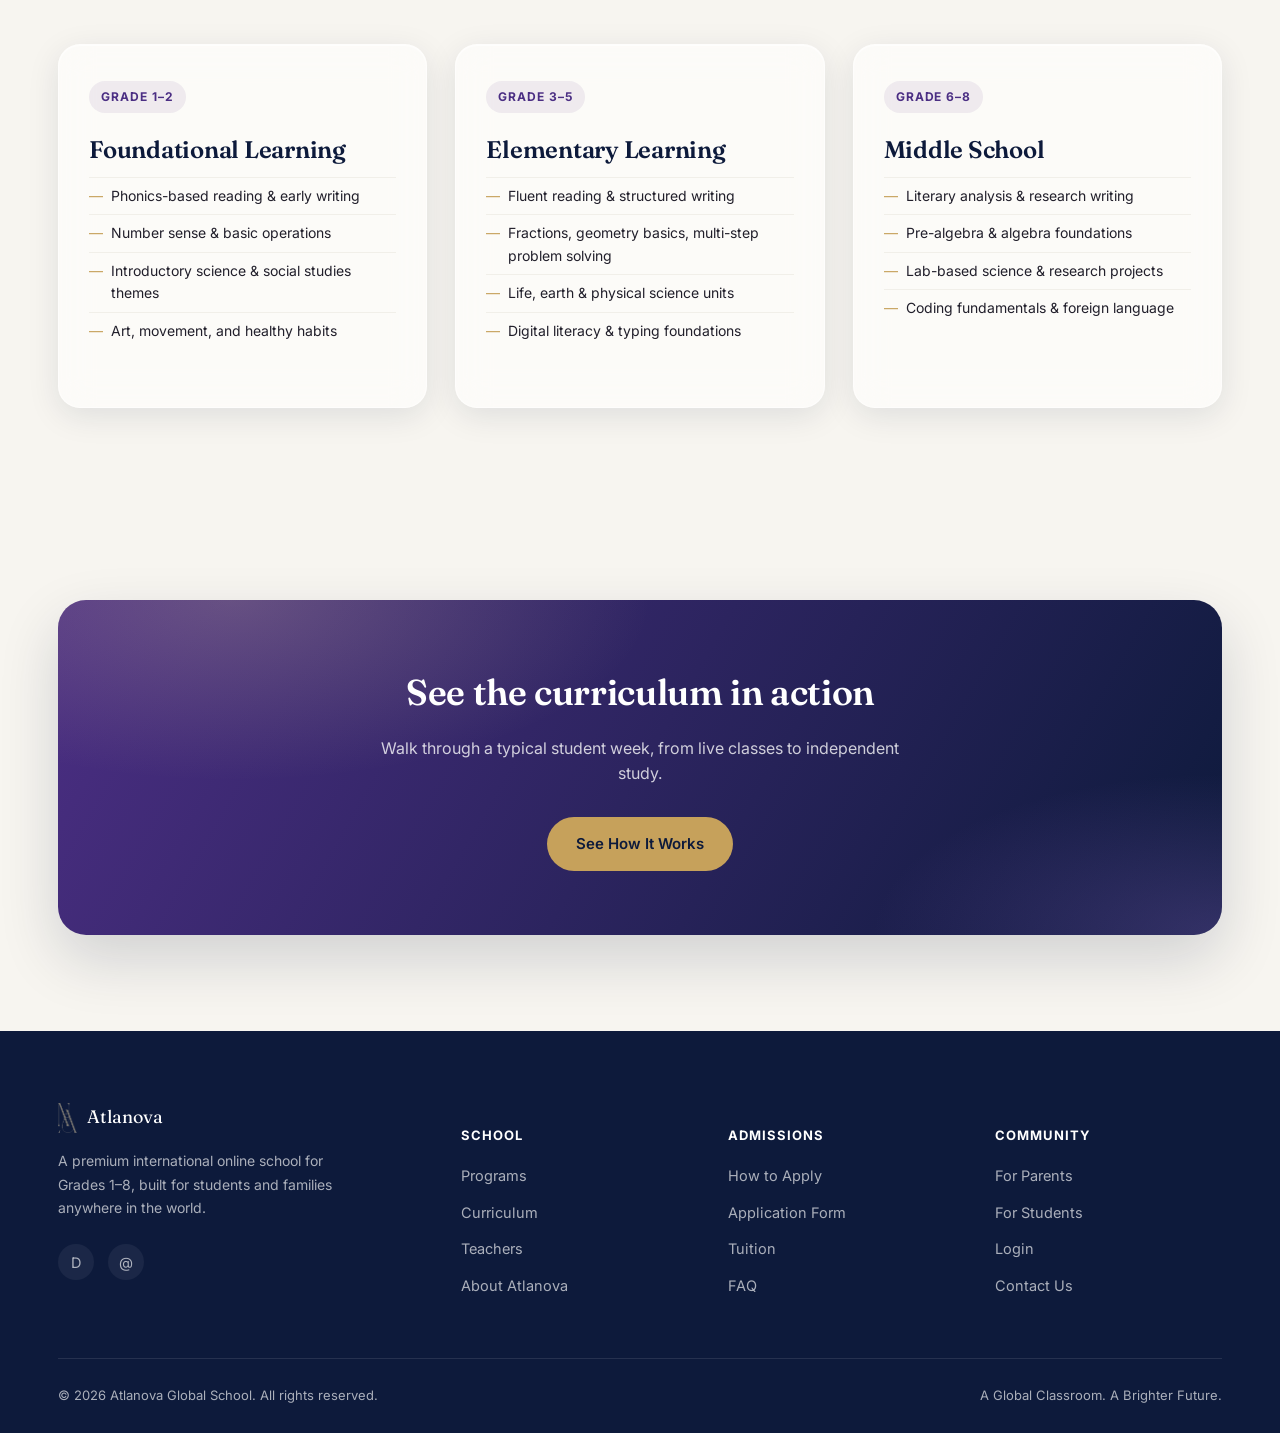
<file: curriculum.html>
<!DOCTYPE html>
<html lang="en">
<head>
<meta charset="UTF-8">
<meta name="viewport" content="width=device-width, initial-scale=1.0">
<title>Curriculum — Atlanova Global School</title>
<meta name="description" content="Explore Atlanova's curriculum across English, Mathematics, Science, Social Studies, Technology, and Enrichment for Grades 1–8.">
<link rel="icon" href="assets/mark.png">
<link rel="preconnect" href="https://fonts.googleapis.com">
<link rel="preconnect" href="https://fonts.gstatic.com" crossorigin>
<link href="https://fonts.googleapis.com/css2?family=Fraunces:opsz,wght@9..144,500;9..144,600;9..144,700&family=Inter:wght@400;500;600;700;800&display=swap" rel="stylesheet">
<link rel="stylesheet" href="css/styles.css">

</head>
<body>
<header class="nav">
  <div class="container">
    <a href="/" class="brand"><img src="assets/mark.png" alt="Atlanova monogram"><span class="brand-text">Atlanova<small>Global School</small></span></a>
    <nav class="nav-links" aria-label="Primary">
      <a href="programs.html">Programs</a>
      <a href="how-it-works.html">How It Works</a>
      <a href="curriculum.html">Curriculum</a>
      <a href="about.html">Why Atlanova</a>
      <a href="admissions.html">Admissions</a>
      <a href="parents.html">For Parents</a>
      <a href="about.html">About</a>
    </nav>
    <div class="nav-cta"><a href="login.html" class="nav-login">Login</a><a href="apply.html" class="btn btn-primary btn-sm">Apply Now</a></div>
    <button class="nav-toggle" aria-label="Open menu" aria-expanded="false"><span></span><span></span><span></span></button>
  </div>
  </header>
<div class="mobile-menu">
    <a href="programs.html">Programs</a><a href="how-it-works.html">How It Works</a><a href="curriculum.html">Curriculum</a>
    <a href="about.html">Why Atlanova</a><a href="admissions.html">Admissions</a><a href="parents.html">For Parents</a>
    <a href="about.html">About</a><a href="login.html">Login</a><a href="apply.html" class="btn btn-primary btn-block">Apply Now</a>
  </div>


<section class="page-header">
  <div class="container">
    <p class="breadcrumb"><a href="/">Home</a> / Curriculum</p>
    <p class="eyebrow">What Students Learn</p>
    <h1>A well-rounded curriculum, grade by grade</h1>
    <p>Six subject areas anchor every grade band at Atlanova. Exact scope and pacing vary by grade — your child's teacher will share detailed learning objectives at the start of each term.</p>
  </div>
</section>

<section class="section">
  <div class="container">
    <div class="grid-3">
      <div class="feature-card reveal">
        <div class="icon"><svg viewBox="0 0 24 24" fill="none" stroke-width="1.8" stroke-linecap="round"><path d="M4 19.5A2.5 2.5 0 0 1 6.5 17H20M4 4.5A2.5 2.5 0 0 1 6.5 2H20v20H6.5A2.5 2.5 0 0 1 4 19.5v-15Z"/></svg></div>
        <h3>English</h3>
        <p>Reading, Writing, Grammar, Literature, Communication.</p>
      </div>
      <div class="feature-card reveal">
        <div class="icon"><svg viewBox="0 0 24 24" fill="none" stroke-width="1.8" stroke-linecap="round"><path d="M9 3h6l1 5-4 4-4-4 1-5ZM4 21h16M6 21v-6h4v6M14 21v-4h4v4"/></svg></div>
        <h3>Mathematics</h3>
        <p>Arithmetic, Fractions, Geometry, Algebra foundations, Problem solving.</p>
      </div>
      <div class="feature-card reveal">
        <div class="icon"><svg viewBox="0 0 24 24" fill="none" stroke-width="1.8" stroke-linecap="round"><path d="M9 2v6L4 20a1 1 0 0 0 1 2h14a1 1 0 0 0 1-2l-5-12V2M9 2h6"/></svg></div>
        <h3>Science</h3>
        <p>Life Science, Earth Science, Physical Science.</p>
      </div>
      <div class="feature-card reveal">
        <div class="icon"><svg viewBox="0 0 24 24" fill="none" stroke-width="1.8" stroke-linecap="round"><circle cx="12" cy="12" r="9"/><path d="M3 12h18M12 3c2.5 2.6 3.8 5.7 3.8 9s-1.3 6.4-3.8 9c-2.5-2.6-3.8-5.7-3.8-9S9.5 5.6 12 3Z"/></svg></div>
        <h3>Social Studies</h3>
        <p>History, Geography, Civics, Culture.</p>
      </div>
      <div class="feature-card reveal">
        <div class="icon"><svg viewBox="0 0 24 24" fill="none" stroke-width="1.8" stroke-linecap="round"><rect x="3" y="4" width="18" height="13" rx="2"/><path d="M8 21h8M12 17v4"/></svg></div>
        <h3>Technology</h3>
        <p>Digital literacy, Computer science, Coding fundamentals.</p>
      </div>
      <div class="feature-card reveal">
        <div class="icon"><svg viewBox="0 0 24 24" fill="none" stroke-width="1.8" stroke-linecap="round"><path d="M12 21c-4-2-8-5-8-10a5 5 0 0 1 9-3 5 5 0 0 1 9 3c0 5-4 8-8 10Z"/></svg></div>
        <h3>Enrichment</h3>
        <p>Art, Health, Physical Education, and Languages.</p>
      </div>
    </div>
  </div>
</section>

<section class="section section--off">
  <div class="container">
    <div class="section-head center">
      <p class="eyebrow" style="justify-content:center">Grade Progression</p>
      <h2>Curriculum depth increases with every grade band</h2>
      <p>Curriculum details can vary by grade and are refined each year by our academic team.</p>
    </div>
    <div class="grid-3">
      <div class="grade-card reveal">
        <span class="tag">Grade 1–2</span>
        <h3>Foundational Learning</h3>
        <ul>
          <li>Phonics-based reading &amp; early writing</li>
          <li>Number sense &amp; basic operations</li>
          <li>Introductory science &amp; social studies themes</li>
          <li>Art, movement, and healthy habits</li>
        </ul>
      </div>
      <div class="grade-card reveal">
        <span class="tag">Grade 3–5</span>
        <h3>Elementary Learning</h3>
        <ul>
          <li>Fluent reading &amp; structured writing</li>
          <li>Fractions, geometry basics, multi-step problem solving</li>
          <li>Life, earth &amp; physical science units</li>
          <li>Digital literacy &amp; typing foundations</li>
        </ul>
      </div>
      <div class="grade-card reveal">
        <span class="tag">Grade 6–8</span>
        <h3>Middle School</h3>
        <ul>
          <li>Literary analysis &amp; research writing</li>
          <li>Pre-algebra &amp; algebra foundations</li>
          <li>Lab-based science &amp; research projects</li>
          <li>Coding fundamentals &amp; foreign language</li>
        </ul>
      </div>
    </div>
  </div>
</section>

<section class="section">
  <div class="container">
    <div class="cta-banner reveal">
      <h2>See the curriculum in action</h2>
      <p>Walk through a typical student week, from live classes to independent study.</p>
      <a href="how-it-works.html" class="btn btn-primary">See How It Works</a>
    </div>
  </div>
</section>

<footer class="footer">
  <div class="container">
    <div class="footer-grid">
      <div>
        <div class="footer-brand"><img src="assets/mark.png" alt=""><span>Atlanova</span></div>
        <p class="desc">A premium international online school for Grades 1–8, built for students and families anywhere in the world.</p>
        <div class="social-row mt-24">
          <a href="https://discord.gg/Z7UxG72fPN" target="_blank" rel="noopener" aria-label="Discord">D</a>
          <a href="mailto:jawadimustafa7@gmail.com" aria-label="Email">@</a>
        </div>
      </div>
      <div><h5>School</h5><ul><li><a href="programs.html">Programs</a></li><li><a href="curriculum.html">Curriculum</a></li><li><a href="teachers.html">Teachers</a></li><li><a href="about.html">About Atlanova</a></li></ul></div>
      <div><h5>Admissions</h5><ul><li><a href="admissions.html">How to Apply</a></li><li><a href="apply.html">Application Form</a></li><li><a href="tuition.html">Tuition</a></li><li><a href="faq.html">FAQ</a></li></ul></div>
      <div><h5>Community</h5><ul><li><a href="parents.html">For Parents</a></li><li><a href="students.html">For Students</a></li><li><a href="login.html">Login</a></li><li><a href="contact.html">Contact Us</a></li></ul></div>
    </div>
    <div class="footer-bottom"><span>© 2026 Atlanova Global School. All rights reserved.</span><span>A Global Classroom. A Brighter Future.</span></div>
  </div>
</footer>
<script src="js/main.js"></script>

</body>
</html>
</file>
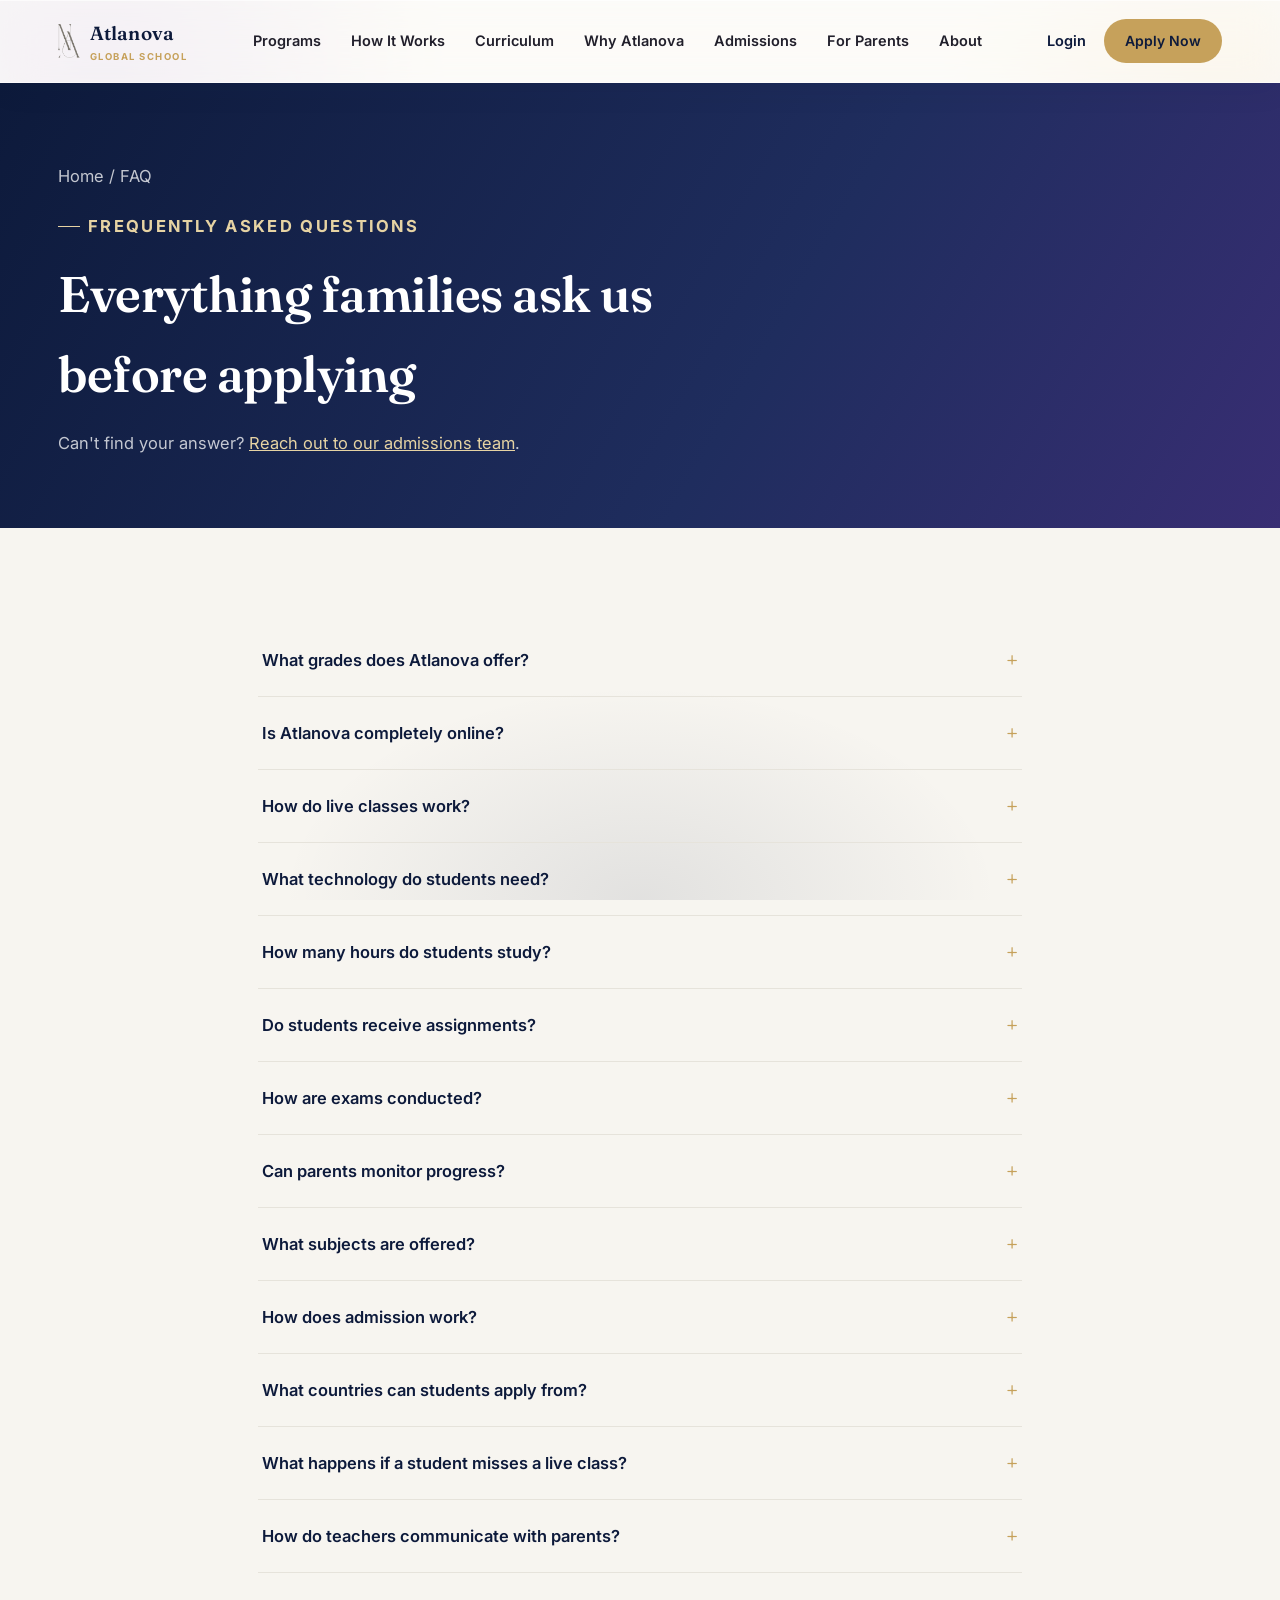
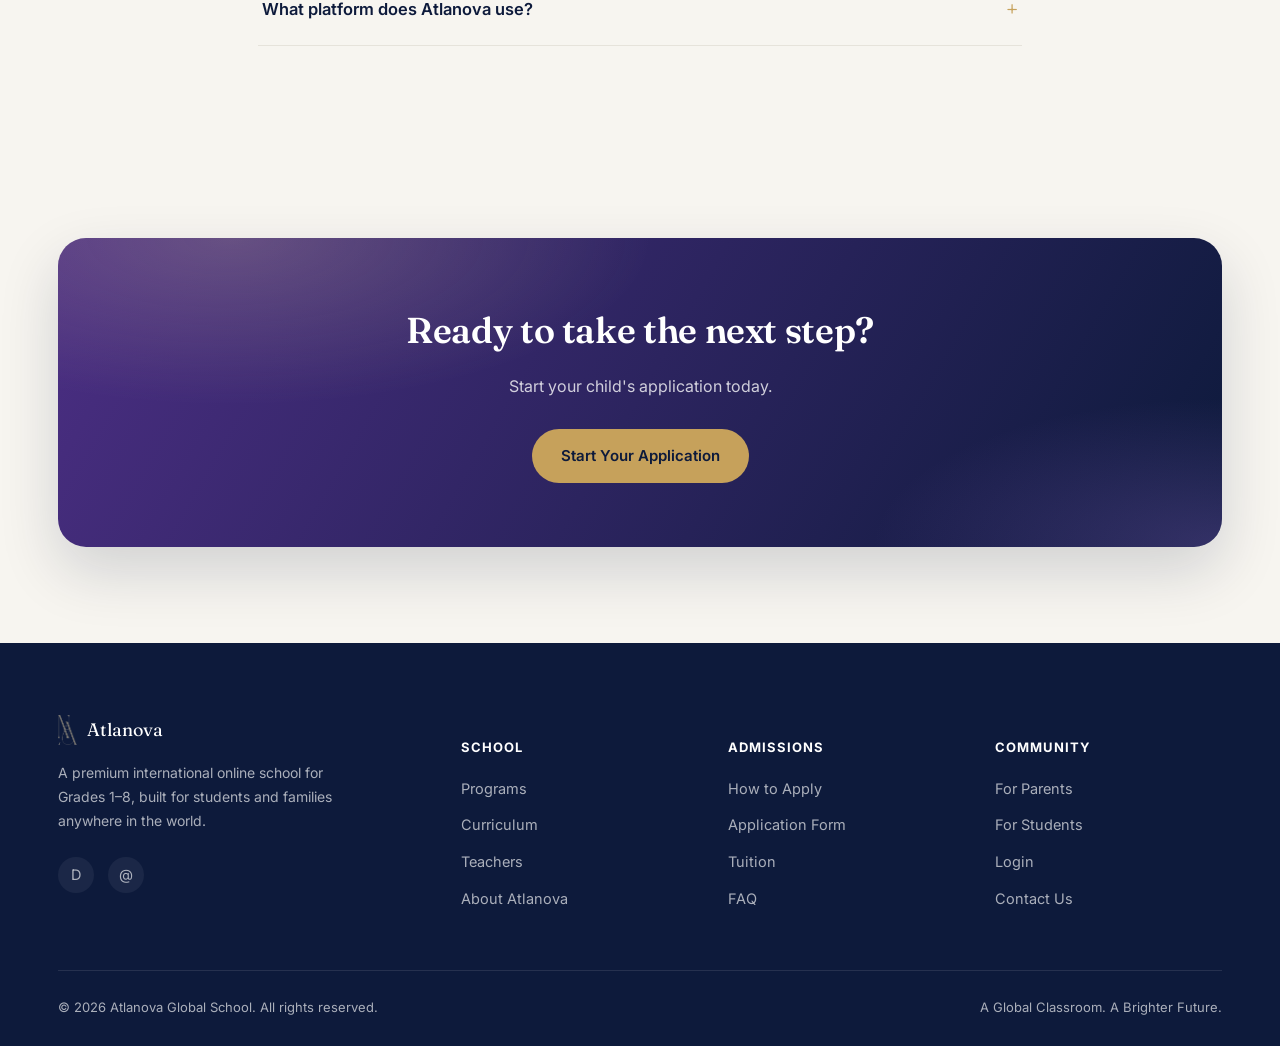
<file: faq.html>
<!DOCTYPE html>
<html lang="en">
<head>
<meta charset="UTF-8">
<meta name="viewport" content="width=device-width, initial-scale=1.0">
<title>FAQ — Atlanova Global School</title>
<meta name="description" content="Answers to common questions about enrollment, live classes, technology requirements, and more at Atlanova Global School.">
<link rel="icon" href="assets/mark.png">
<link rel="preconnect" href="https://fonts.googleapis.com">
<link rel="preconnect" href="https://fonts.gstatic.com" crossorigin>
<link href="https://fonts.googleapis.com/css2?family=Fraunces:opsz,wght@9..144,500;9..144,600;9..144,700&family=Inter:wght@400;500;600;700;800&display=swap" rel="stylesheet">
<link rel="stylesheet" href="css/styles.css">

</head>
<body>
<header class="nav">
  <div class="container">
    <a href="/" class="brand"><img src="assets/mark.png" alt="Atlanova monogram"><span class="brand-text">Atlanova<small>Global School</small></span></a>
    <nav class="nav-links" aria-label="Primary">
      <a href="programs.html">Programs</a>
      <a href="how-it-works.html">How It Works</a>
      <a href="curriculum.html">Curriculum</a>
      <a href="about.html">Why Atlanova</a>
      <a href="admissions.html">Admissions</a>
      <a href="parents.html">For Parents</a>
      <a href="about.html">About</a>
    </nav>
    <div class="nav-cta"><a href="login.html" class="nav-login">Login</a><a href="apply.html" class="btn btn-primary btn-sm">Apply Now</a></div>
    <button class="nav-toggle" aria-label="Open menu" aria-expanded="false"><span></span><span></span><span></span></button>
  </div>
  </header>
<div class="mobile-menu">
    <a href="programs.html">Programs</a><a href="how-it-works.html">How It Works</a><a href="curriculum.html">Curriculum</a>
    <a href="about.html">Why Atlanova</a><a href="admissions.html">Admissions</a><a href="parents.html">For Parents</a>
    <a href="about.html">About</a><a href="login.html">Login</a><a href="apply.html" class="btn btn-primary btn-block">Apply Now</a>
  </div>


<section class="page-header">
  <div class="container">
    <p class="breadcrumb"><a href="/">Home</a> / FAQ</p>
    <p class="eyebrow">Frequently Asked Questions</p>
    <h1>Everything families ask us before applying</h1>
    <p>Can't find your answer? <a href="contact.html" style="color:var(--gold-light);text-decoration:underline;">Reach out to our admissions team</a>.</p>
  </div>
</section>

<section class="section">
  <div class="container" style="max-width:820px;">

    <div class="faq-item">
      <button class="faq-q" aria-expanded="false">What grades does Atlanova offer?<span class="plus">+</span></button>
      <div class="faq-a"><p>Atlanova currently enrolls students in Grades 1 through 8, with plans to expand to Grades 9–12 in the future.</p></div>
    </div>
    <div class="faq-item">
      <button class="faq-q" aria-expanded="false">Is Atlanova completely online?<span class="plus">+</span></button>
      <div class="faq-a"><p>Yes. Atlanova is a fully online school. Students attend live classes and complete independent learning from anywhere with an internet connection.</p></div>
    </div>
    <div class="faq-item">
      <button class="faq-q" aria-expanded="false">How do live classes work?<span class="plus">+</span></button>
      <div class="faq-a"><p>Students join scheduled online sessions led by their teacher, where they participate, ask questions, and engage with classmates in real time.</p></div>
    </div>
    <div class="faq-item">
      <button class="faq-q" aria-expanded="false">What technology do students need?<span class="plus">+</span></button>
      <div class="faq-a"><p>A computer or tablet with a reliable internet connection, webcam, and microphone is recommended for the best experience.</p></div>
    </div>
    <div class="faq-item">
      <button class="faq-q" aria-expanded="false">How many hours do students study?<span class="plus">+</span></button>
      <div class="faq-a"><p>Weekly study time varies by grade level and includes both live class time and independent learning. Your admissions counselor can share grade-specific schedules.</p></div>
    </div>
    <div class="faq-item">
      <button class="faq-q" aria-expanded="false">Do students receive assignments?<span class="plus">+</span></button>
      <div class="faq-a"><p>Yes. Teachers share assignments and projects directly with students, with clear instructions and due dates. Submission currently happens through Discord and will move to our LMS once it launches.</p></div>
    </div>
    <div class="faq-item">
      <button class="faq-q" aria-expanded="false">How are exams conducted?<span class="plus">+</span></button>
      <div class="faq-a"><p>Assessments are completed online at scheduled points throughout the term, currently coordinated through Discord, with results recorded in each student's Atlanova dashboard.</p></div>
    </div>
    <div class="faq-item">
      <button class="faq-q" aria-expanded="false">Can parents monitor progress?<span class="plus">+</span></button>
      <div class="faq-a"><p>Yes. Parents get their own Atlanova login showing their child's attendance, grades, and enrolled subjects, and teachers also share updates directly through Discord and email.</p></div>
    </div>
    <div class="faq-item">
      <button class="faq-q" aria-expanded="false">What subjects are offered?<span class="plus">+</span></button>
      <div class="faq-a"><p>Core subjects include English, Mathematics, Science, Social Studies, Computer Science, Art, Physical Education, and Health, with Foreign Language added in Middle School. See our <a href="curriculum.html">Curriculum</a> page for details.</p></div>
    </div>
    <div class="faq-item">
      <button class="faq-q" aria-expanded="false">How does admission work?<span class="plus">+</span></button>
      <div class="faq-a"><p>Families submit an online application, which is reviewed by our admissions team. See the full process on our <a href="admissions.html">Admissions</a> page.</p></div>
    </div>
    <div class="faq-item">
      <button class="faq-q" aria-expanded="false">What countries can students apply from?<span class="plus">+</span></button>
      <div class="faq-a"><p>Atlanova welcomes applications from students around the world, provided they have a reliable internet connection.</p></div>
    </div>
    <div class="faq-item">
      <button class="faq-q" aria-expanded="false">What happens if a student misses a live class?<span class="plus">+</span></button>
      <div class="faq-a"><p>Teachers share materials and next steps so students can catch up, and small-group support is available for additional help.</p></div>
    </div>
    <div class="faq-item">
      <button class="faq-q" aria-expanded="false">How do teachers communicate with parents?<span class="plus">+</span></button>
      <div class="faq-a"><p>Teachers share updates and announcements through the LMS, and parents can reach out directly with questions about their child's progress.</p></div>
    </div>
    <div class="faq-item">
      <button class="faq-q" aria-expanded="false">What platform does Atlanova use?<span class="plus">+</span></button>
      <div class="faq-a"><p>Live classes and school communication happen through our <a href="https://discord.gg/Z7UxG72fPN" target="_blank" rel="noopener">Discord server</a>, and students, parents, teachers, and staff each get their own login to the Atlanova dashboard for attendance, grades, and subjects.</p></div>
    </div>

  </div>
</section>

<section class="section section--off">
  <div class="container">
    <div class="cta-banner reveal">
      <h2>Ready to take the next step?</h2>
      <p>Start your child's application today.</p>
      <a href="apply.html" class="btn btn-primary">Start Your Application</a>
    </div>
  </div>
</section>

<footer class="footer">
  <div class="container">
    <div class="footer-grid">
      <div>
        <div class="footer-brand"><img src="assets/mark.png" alt=""><span>Atlanova</span></div>
        <p class="desc">A premium international online school for Grades 1–8, built for students and families anywhere in the world.</p>
        <div class="social-row mt-24">
          <a href="https://discord.gg/Z7UxG72fPN" target="_blank" rel="noopener" aria-label="Discord">D</a>
          <a href="mailto:jawadimustafa7@gmail.com" aria-label="Email">@</a>
        </div>
      </div>
      <div><h5>School</h5><ul><li><a href="programs.html">Programs</a></li><li><a href="curriculum.html">Curriculum</a></li><li><a href="teachers.html">Teachers</a></li><li><a href="about.html">About Atlanova</a></li></ul></div>
      <div><h5>Admissions</h5><ul><li><a href="admissions.html">How to Apply</a></li><li><a href="apply.html">Application Form</a></li><li><a href="tuition.html">Tuition</a></li><li><a href="faq.html">FAQ</a></li></ul></div>
      <div><h5>Community</h5><ul><li><a href="parents.html">For Parents</a></li><li><a href="students.html">For Students</a></li><li><a href="login.html">Login</a></li><li><a href="contact.html">Contact Us</a></li></ul></div>
    </div>
    <div class="footer-bottom"><span>© 2026 Atlanova Global School. All rights reserved.</span><span>A Global Classroom. A Brighter Future.</span></div>
  </div>
</footer>
<script src="js/main.js"></script>

</body>
</html>
</file>
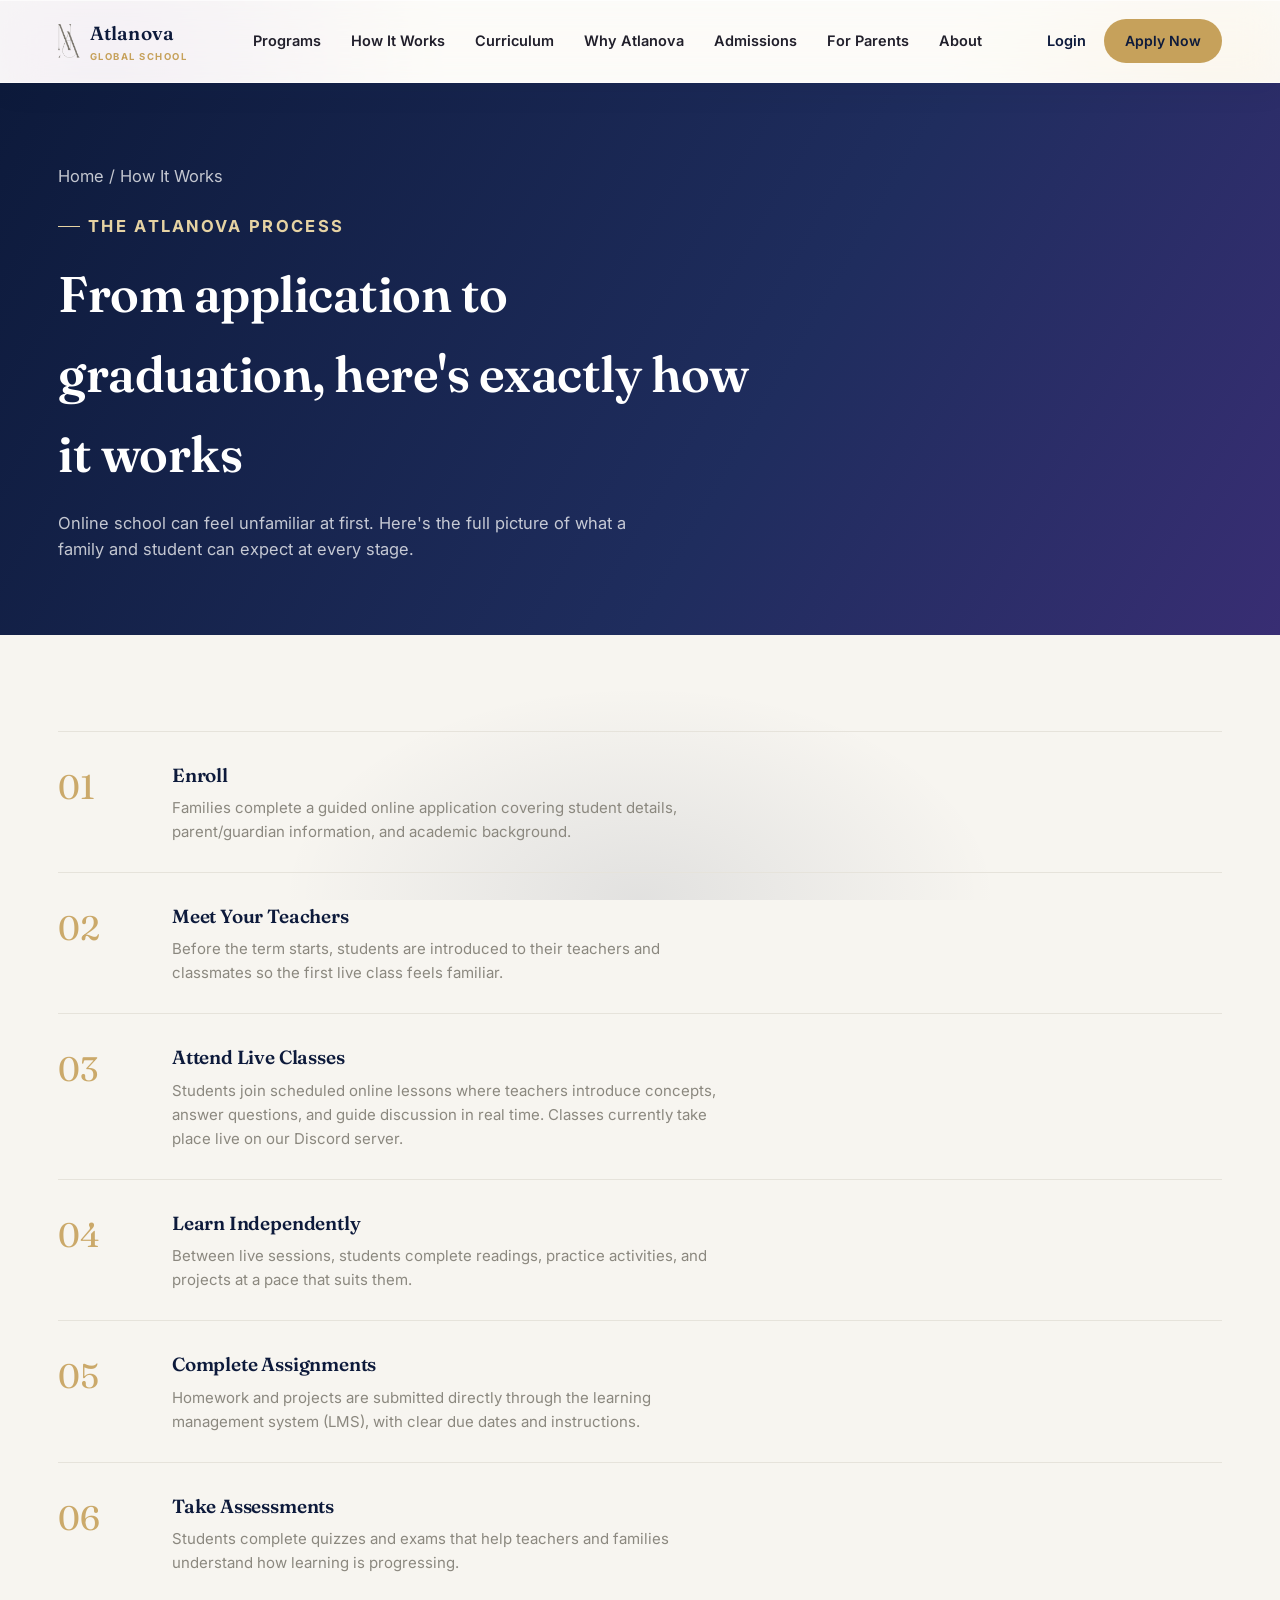
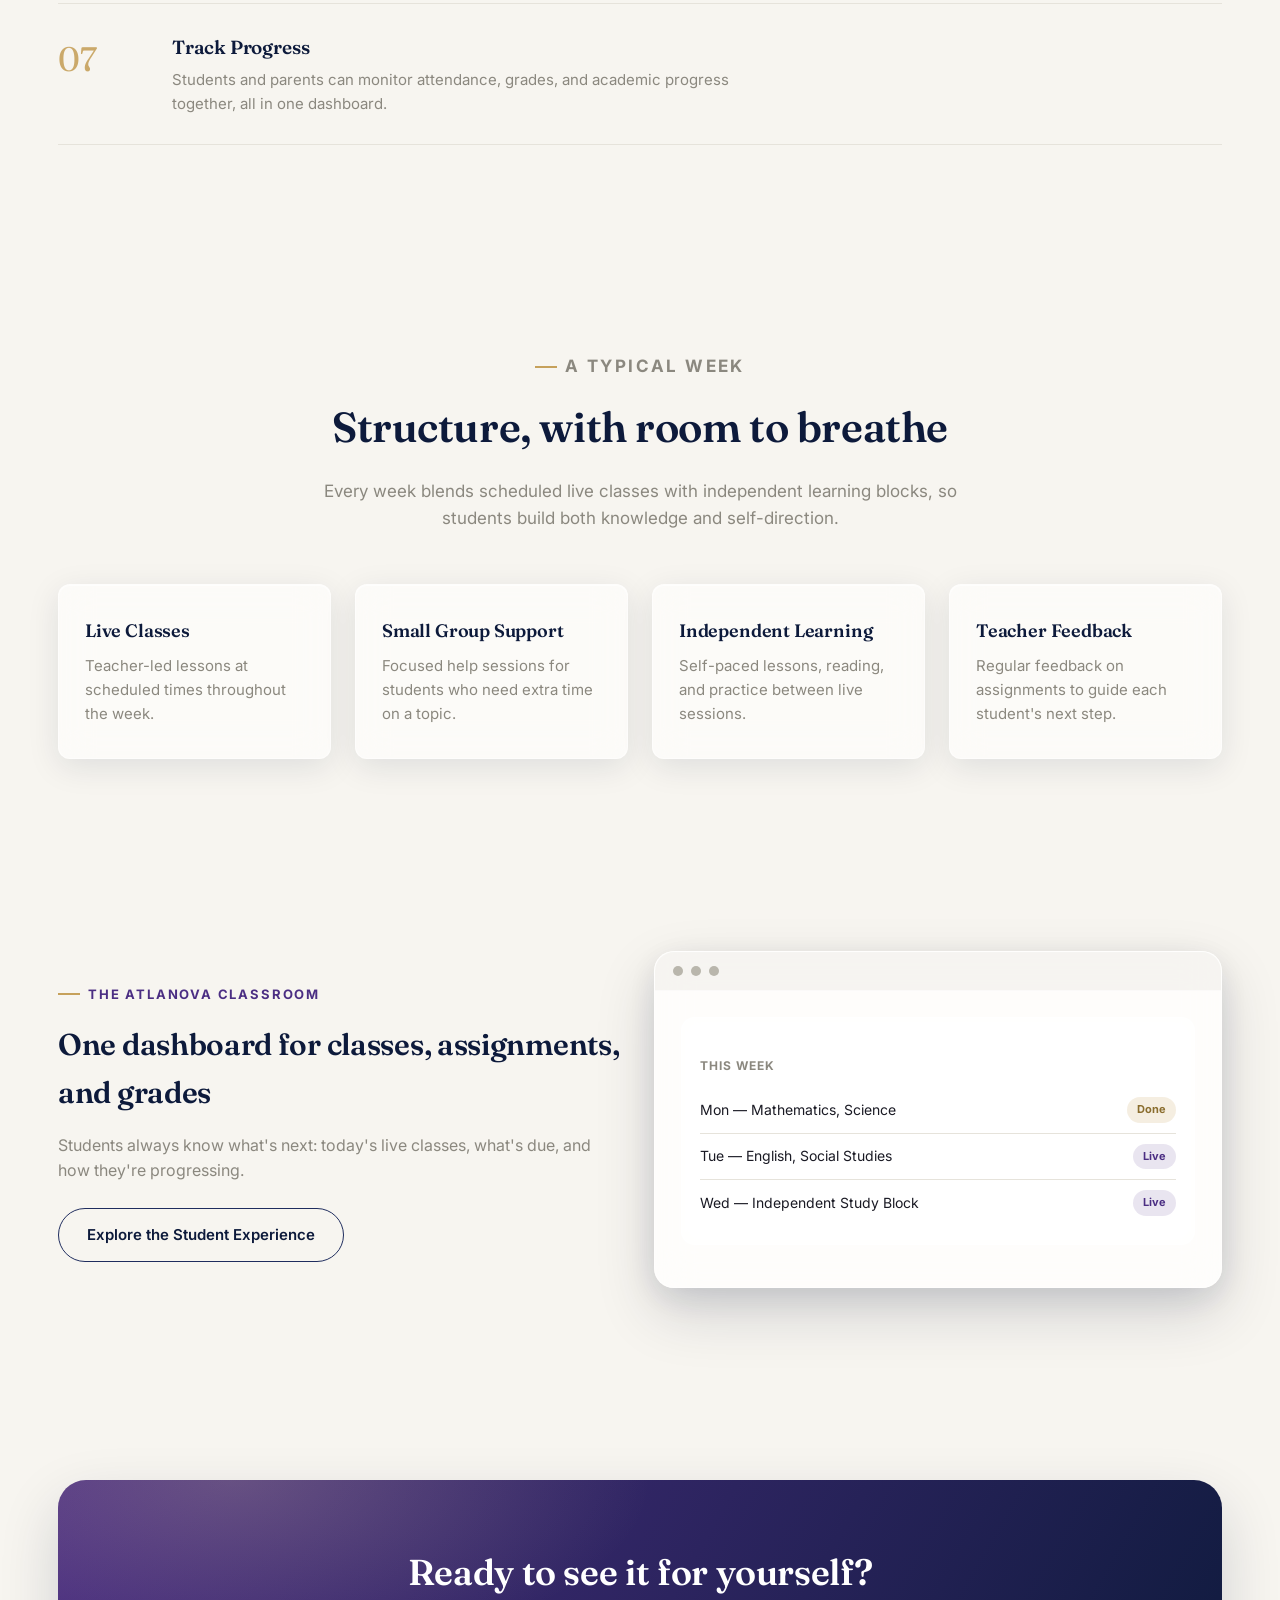
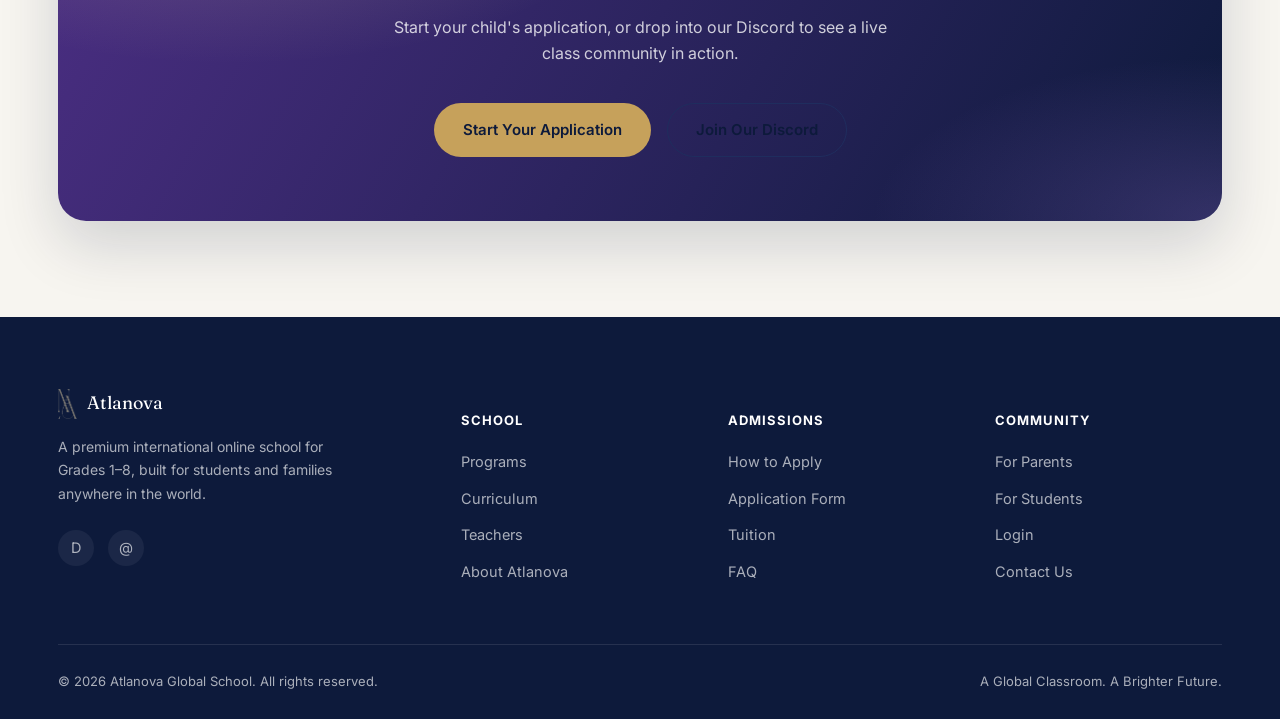
<file: how-it-works.html>
<!DOCTYPE html>
<html lang="en">
<head>
<meta charset="UTF-8">
<meta name="viewport" content="width=device-width, initial-scale=1.0">
<title>How Online School Works — Atlanova Global School</title>
<meta name="description" content="See exactly how a student's week works at Atlanova, from enrollment to live classes, assignments, and progress tracking.">
<link rel="icon" href="assets/mark.png">
<link rel="preconnect" href="https://fonts.googleapis.com">
<link rel="preconnect" href="https://fonts.gstatic.com" crossorigin>
<link href="https://fonts.googleapis.com/css2?family=Fraunces:opsz,wght@9..144,500;9..144,600;9..144,700&family=Inter:wght@400;500;600;700;800&display=swap" rel="stylesheet">
<link rel="stylesheet" href="css/styles.css">

</head>
<body>
<header class="nav">
  <div class="container">
    <a href="/" class="brand"><img src="assets/mark.png" alt="Atlanova monogram"><span class="brand-text">Atlanova<small>Global School</small></span></a>
    <nav class="nav-links" aria-label="Primary">
      <a href="programs.html">Programs</a>
      <a href="how-it-works.html">How It Works</a>
      <a href="curriculum.html">Curriculum</a>
      <a href="about.html">Why Atlanova</a>
      <a href="admissions.html">Admissions</a>
      <a href="parents.html">For Parents</a>
      <a href="about.html">About</a>
    </nav>
    <div class="nav-cta"><a href="login.html" class="nav-login">Login</a><a href="apply.html" class="btn btn-primary btn-sm">Apply Now</a></div>
    <button class="nav-toggle" aria-label="Open menu" aria-expanded="false"><span></span><span></span><span></span></button>
  </div>
  </header>
<div class="mobile-menu">
    <a href="programs.html">Programs</a><a href="how-it-works.html">How It Works</a><a href="curriculum.html">Curriculum</a>
    <a href="about.html">Why Atlanova</a><a href="admissions.html">Admissions</a><a href="parents.html">For Parents</a>
    <a href="about.html">About</a><a href="login.html">Login</a><a href="apply.html" class="btn btn-primary btn-block">Apply Now</a>
  </div>


<section class="page-header">
  <div class="container">
    <p class="breadcrumb"><a href="/">Home</a> / How It Works</p>
    <p class="eyebrow">The Atlanova Process</p>
    <h1>From application to graduation, here's exactly how it works</h1>
    <p>Online school can feel unfamiliar at first. Here's the full picture of what a family and student can expect at every stage.</p>
  </div>
</section>

<section class="section">
  <div class="container">
    <div class="process">
      <div class="process-list">
        <div class="process-item reveal"><span class="process-num">01</span><div><h4>Enroll</h4><p>Families complete a guided online application covering student details, parent/guardian information, and academic background.</p></div></div>
        <div class="process-item reveal"><span class="process-num">02</span><div><h4>Meet Your Teachers</h4><p>Before the term starts, students are introduced to their teachers and classmates so the first live class feels familiar.</p></div></div>
        <div class="process-item reveal"><span class="process-num">03</span><div><h4>Attend Live Classes</h4><p>Students join scheduled online lessons where teachers introduce concepts, answer questions, and guide discussion in real time. Classes currently take place live on our Discord server.</p></div></div>
        <div class="process-item reveal"><span class="process-num">04</span><div><h4>Learn Independently</h4><p>Between live sessions, students complete readings, practice activities, and projects at a pace that suits them.</p></div></div>
        <div class="process-item reveal"><span class="process-num">05</span><div><h4>Complete Assignments</h4><p>Homework and projects are submitted directly through the learning management system (LMS), with clear due dates and instructions.</p></div></div>
        <div class="process-item reveal"><span class="process-num">06</span><div><h4>Take Assessments</h4><p>Students complete quizzes and exams that help teachers and families understand how learning is progressing.</p></div></div>
        <div class="process-item reveal"><span class="process-num">07</span><div><h4>Track Progress</h4><p>Students and parents can monitor attendance, grades, and academic progress together, all in one dashboard.</p></div></div>
      </div>
    </div>
  </div>
</section>

<section class="section section--off">
  <div class="container">
    <div class="section-head center">
      <p class="eyebrow" style="justify-content:center">A Typical Week</p>
      <h2>Structure, with room to breathe</h2>
      <p>Every week blends scheduled live classes with independent learning blocks, so students build both knowledge and self-direction.</p>
    </div>
    <div class="grid-4">
      <div class="feature-card reveal"><h3>Live Classes</h3><p>Teacher-led lessons at scheduled times throughout the week.</p></div>
      <div class="feature-card reveal"><h3>Small Group Support</h3><p>Focused help sessions for students who need extra time on a topic.</p></div>
      <div class="feature-card reveal"><h3>Independent Learning</h3><p>Self-paced lessons, reading, and practice between live sessions.</p></div>
      <div class="feature-card reveal"><h3>Teacher Feedback</h3><p>Regular feedback on assignments to guide each student's next step.</p></div>
    </div>
  </div>
</section>

<section class="section">
  <div class="container">
    <div class="grid-2" style="align-items:center;">
      <div>
        <p class="eyebrow">The Atlanova Classroom</p>
        <h2 class="mt-16" style="font-size:30px;">One dashboard for classes, assignments, and grades</h2>
        <p class="mt-16" style="color:var(--gray-500);">Students always know what's next: today's live classes, what's due, and how they're progressing.</p>
        <a href="students.html" class="btn btn-outline-dark mt-24">Explore the Student Experience</a>
      </div>
      <div class="mockup reveal">
        <div class="mockup-topbar"><span></span><span></span><span></span></div>
        <div class="mockup-body">
          <div class="mockup-panel">
            <h5>This Week</h5>
            <div class="mockup-class">Mon — Mathematics, Science <span class="mockup-pill pill-done">Done</span></div>
            <div class="mockup-class">Tue — English, Social Studies <span class="mockup-pill pill-live">Live</span></div>
            <div class="mockup-class">Wed — Independent Study Block <span class="mockup-pill pill-live">Live</span></div>
          </div>
        </div>
      </div>
    </div>
  </div>
</section>

<section class="section section--off">
  <div class="container">
    <div class="cta-banner reveal">
      <h2>Ready to see it for yourself?</h2>
      <p>Start your child's application, or drop into our Discord to see a live class community in action.</p>
      <div class="hero-ctas" style="justify-content:center;">
        <a href="apply.html" class="btn btn-primary">Start Your Application</a>
        <a href="https://discord.gg/Z7UxG72fPN" target="_blank" rel="noopener" class="btn btn-outline-dark">Join Our Discord</a>
      </div>
    </div>
  </div>
</section>

<footer class="footer">
  <div class="container">
    <div class="footer-grid">
      <div>
        <div class="footer-brand"><img src="assets/mark.png" alt=""><span>Atlanova</span></div>
        <p class="desc">A premium international online school for Grades 1–8, built for students and families anywhere in the world.</p>
        <div class="social-row mt-24">
          <a href="https://discord.gg/Z7UxG72fPN" target="_blank" rel="noopener" aria-label="Discord">D</a>
          <a href="mailto:jawadimustafa7@gmail.com" aria-label="Email">@</a>
        </div>
      </div>
      <div><h5>School</h5><ul><li><a href="programs.html">Programs</a></li><li><a href="curriculum.html">Curriculum</a></li><li><a href="teachers.html">Teachers</a></li><li><a href="about.html">About Atlanova</a></li></ul></div>
      <div><h5>Admissions</h5><ul><li><a href="admissions.html">How to Apply</a></li><li><a href="apply.html">Application Form</a></li><li><a href="tuition.html">Tuition</a></li><li><a href="faq.html">FAQ</a></li></ul></div>
      <div><h5>Community</h5><ul><li><a href="parents.html">For Parents</a></li><li><a href="students.html">For Students</a></li><li><a href="login.html">Login</a></li><li><a href="contact.html">Contact Us</a></li></ul></div>
    </div>
    <div class="footer-bottom"><span>© 2026 Atlanova Global School. All rights reserved.</span><span>A Global Classroom. A Brighter Future.</span></div>
  </div>
</footer>
<script src="js/main.js"></script>

</body>
</html>
</file>
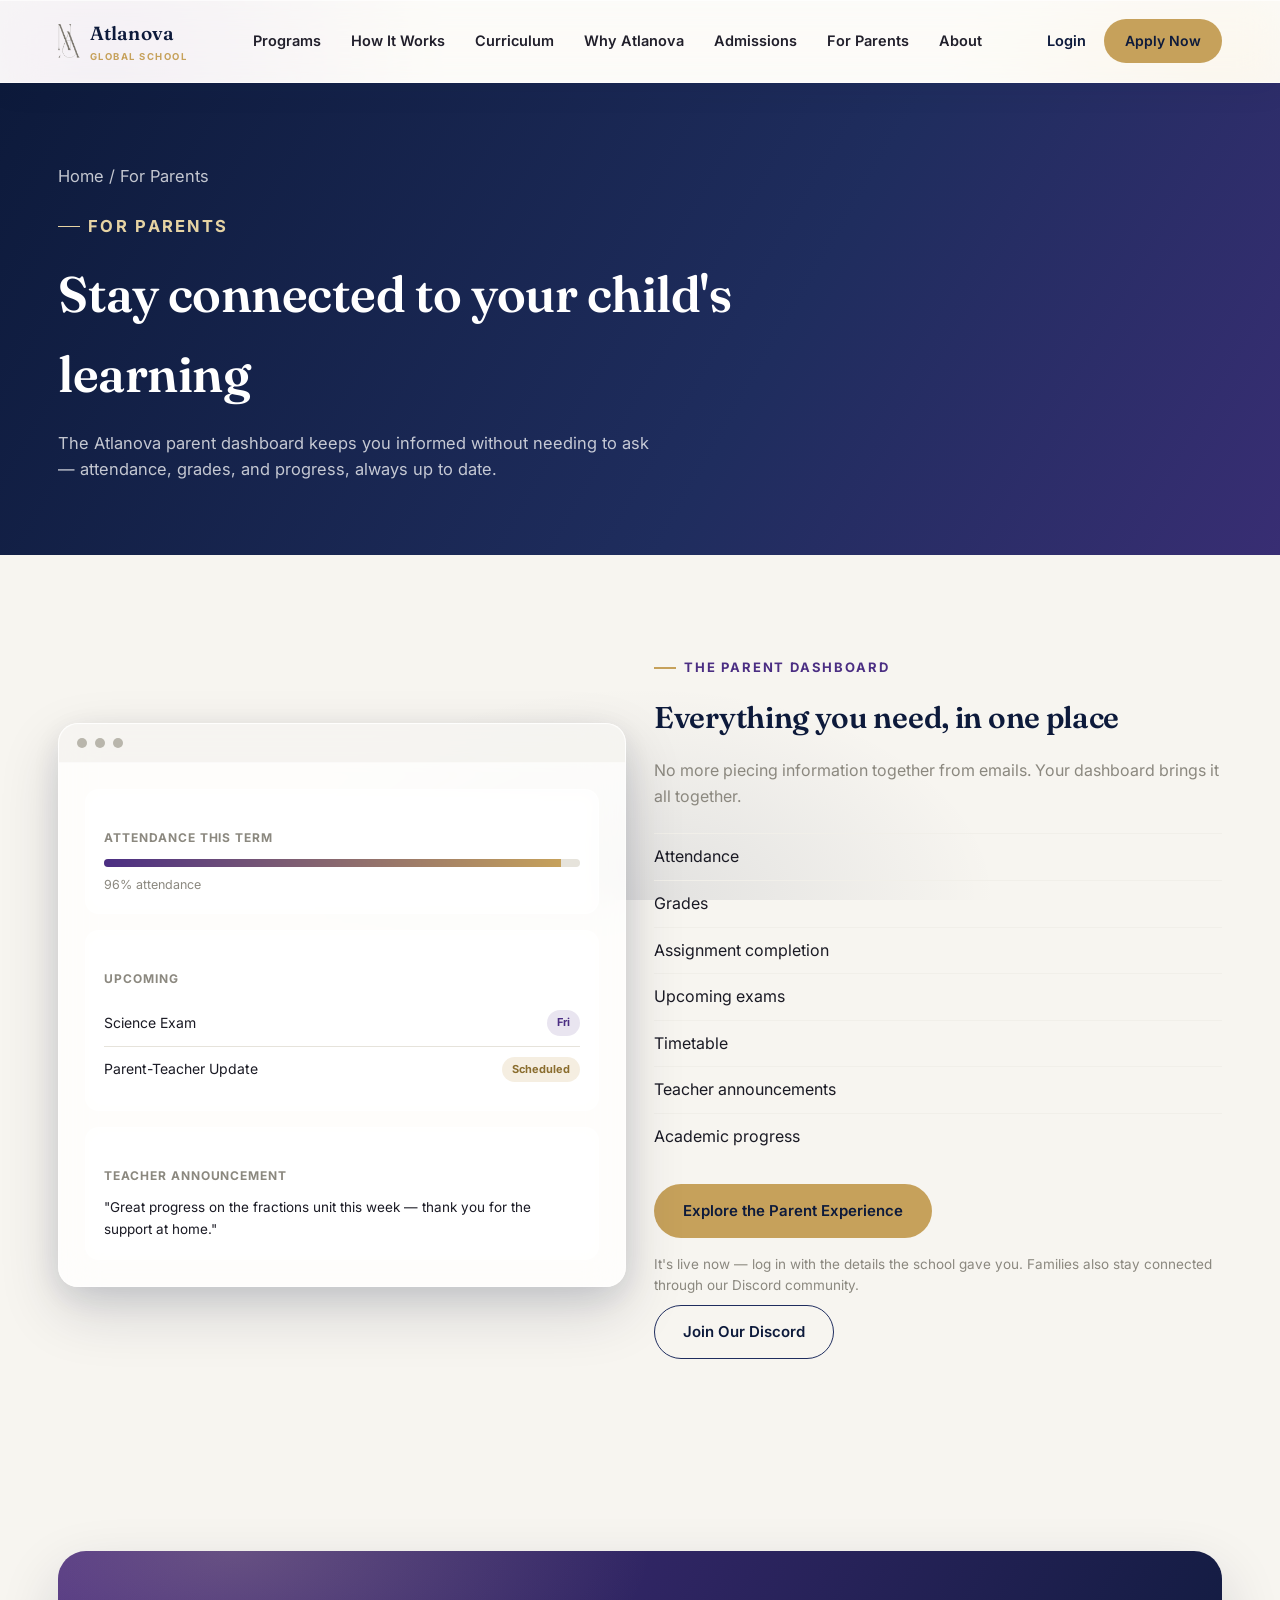
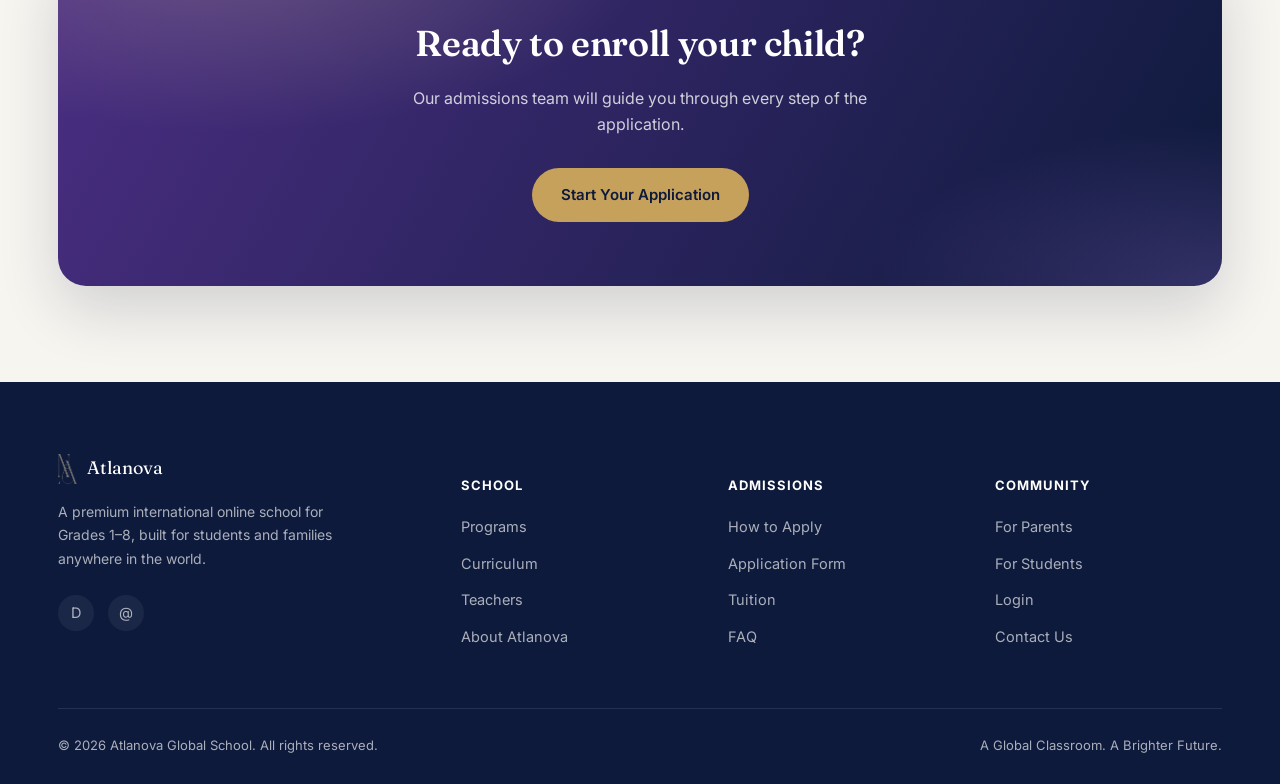
<file: parents.html>
<!DOCTYPE html>
<html lang="en">
<head>
<meta charset="UTF-8">
<meta name="viewport" content="width=device-width, initial-scale=1.0">
<title>For Parents — Atlanova Global School</title>
<meta name="description" content="See how Atlanova's parent dashboard keeps you connected to attendance, grades, and your child's progress.">
<link rel="icon" href="assets/mark.png">
<link rel="preconnect" href="https://fonts.googleapis.com">
<link rel="preconnect" href="https://fonts.gstatic.com" crossorigin>
<link href="https://fonts.googleapis.com/css2?family=Fraunces:opsz,wght@9..144,500;9..144,600;9..144,700&family=Inter:wght@400;500;600;700;800&display=swap" rel="stylesheet">
<link rel="stylesheet" href="css/styles.css">

</head>
<body>
<header class="nav">
  <div class="container">
    <a href="/" class="brand"><img src="assets/mark.png" alt="Atlanova monogram"><span class="brand-text">Atlanova<small>Global School</small></span></a>
    <nav class="nav-links" aria-label="Primary">
      <a href="programs.html">Programs</a>
      <a href="how-it-works.html">How It Works</a>
      <a href="curriculum.html">Curriculum</a>
      <a href="about.html">Why Atlanova</a>
      <a href="admissions.html">Admissions</a>
      <a href="parents.html">For Parents</a>
      <a href="about.html">About</a>
    </nav>
    <div class="nav-cta"><a href="login.html" class="nav-login">Login</a><a href="apply.html" class="btn btn-primary btn-sm">Apply Now</a></div>
    <button class="nav-toggle" aria-label="Open menu" aria-expanded="false"><span></span><span></span><span></span></button>
  </div>
  </header>
<div class="mobile-menu">
    <a href="programs.html">Programs</a><a href="how-it-works.html">How It Works</a><a href="curriculum.html">Curriculum</a>
    <a href="about.html">Why Atlanova</a><a href="admissions.html">Admissions</a><a href="parents.html">For Parents</a>
    <a href="about.html">About</a><a href="login.html">Login</a><a href="apply.html" class="btn btn-primary btn-block">Apply Now</a>
  </div>


<section class="page-header">
  <div class="container">
    <p class="breadcrumb"><a href="/">Home</a> / For Parents</p>
    <p class="eyebrow">For Parents</p>
    <h1>Stay connected to your child's learning</h1>
    <p>The Atlanova parent dashboard keeps you informed without needing to ask — attendance, grades, and progress, always up to date.</p>
  </div>
</section>

<section class="section">
  <div class="container">
    <div class="grid-2" style="align-items:center;">
      <div class="mockup reveal">
        <div class="mockup-topbar"><span></span><span></span><span></span></div>
        <div class="mockup-body">
          <div class="mockup-panel">
            <h5>Attendance This Term</h5>
            <div class="progress-bar"><i style="width:96%"></i></div>
            <p style="font-size:12.5px;color:var(--gray-500);margin-top:8px;">96% attendance</p>
          </div>
          <div class="mockup-panel">
            <h5>Upcoming</h5>
            <div class="mockup-class">Science Exam <span class="mockup-pill pill-live">Fri</span></div>
            <div class="mockup-class">Parent-Teacher Update <span class="mockup-pill pill-done">Scheduled</span></div>
          </div>
          <div class="mockup-panel" style="margin-bottom:0;">
            <h5>Teacher Announcement</h5>
            <p style="font-size:13.5px;color:var(--ink);">"Great progress on the fractions unit this week — thank you for the support at home."</p>
          </div>
        </div>
      </div>
      <div>
        <p class="eyebrow">The Parent Dashboard</p>
        <h2 class="mt-16" style="font-size:30px;">Everything you need, in one place</h2>
        <p class="mt-16" style="color:var(--gray-500);">No more piecing information together from emails. Your dashboard brings it all together.</p>
        <ul class="mt-24">
          <li style="padding:10px 0;border-top:1px solid var(--gray-100);">Attendance</li>
          <li style="padding:10px 0;border-top:1px solid var(--gray-100);">Grades</li>
          <li style="padding:10px 0;border-top:1px solid var(--gray-100);">Assignment completion</li>
          <li style="padding:10px 0;border-top:1px solid var(--gray-100);">Upcoming exams</li>
          <li style="padding:10px 0;border-top:1px solid var(--gray-100);">Timetable</li>
          <li style="padding:10px 0;border-top:1px solid var(--gray-100);">Teacher announcements</li>
          <li style="padding:10px 0;border-top:1px solid var(--gray-100);">Academic progress</li>
        </ul>
        <a href="login.html" class="btn btn-primary mt-24">Explore the Parent Experience</a>
        <p class="mt-16" style="font-size:13.5px;color:var(--gray-500);">It's live now — log in with the details the school gave you. Families also stay connected through our Discord community.</p>
        <a href="https://discord.gg/Z7UxG72fPN" target="_blank" rel="noopener" class="btn btn-outline-dark mt-8">Join Our Discord</a>
      </div>
    </div>
  </div>
</section>

<section class="section section--off">
  <div class="container">
    <div class="cta-banner reveal">
      <h2>Ready to enroll your child?</h2>
      <p>Our admissions team will guide you through every step of the application.</p>
      <a href="apply.html" class="btn btn-primary">Start Your Application</a>
    </div>
  </div>
</section>

<footer class="footer">
  <div class="container">
    <div class="footer-grid">
      <div>
        <div class="footer-brand"><img src="assets/mark.png" alt=""><span>Atlanova</span></div>
        <p class="desc">A premium international online school for Grades 1–8, built for students and families anywhere in the world.</p>
        <div class="social-row mt-24">
          <a href="https://discord.gg/Z7UxG72fPN" target="_blank" rel="noopener" aria-label="Discord">D</a>
          <a href="mailto:jawadimustafa7@gmail.com" aria-label="Email">@</a>
        </div>
      </div>
      <div><h5>School</h5><ul><li><a href="programs.html">Programs</a></li><li><a href="curriculum.html">Curriculum</a></li><li><a href="teachers.html">Teachers</a></li><li><a href="about.html">About Atlanova</a></li></ul></div>
      <div><h5>Admissions</h5><ul><li><a href="admissions.html">How to Apply</a></li><li><a href="apply.html">Application Form</a></li><li><a href="tuition.html">Tuition</a></li><li><a href="faq.html">FAQ</a></li></ul></div>
      <div><h5>Community</h5><ul><li><a href="parents.html">For Parents</a></li><li><a href="students.html">For Students</a></li><li><a href="login.html">Login</a></li><li><a href="contact.html">Contact Us</a></li></ul></div>
    </div>
    <div class="footer-bottom"><span>© 2026 Atlanova Global School. All rights reserved.</span><span>A Global Classroom. A Brighter Future.</span></div>
  </div>
</footer>
<script src="js/main.js"></script>

</body>
</html>
</file>
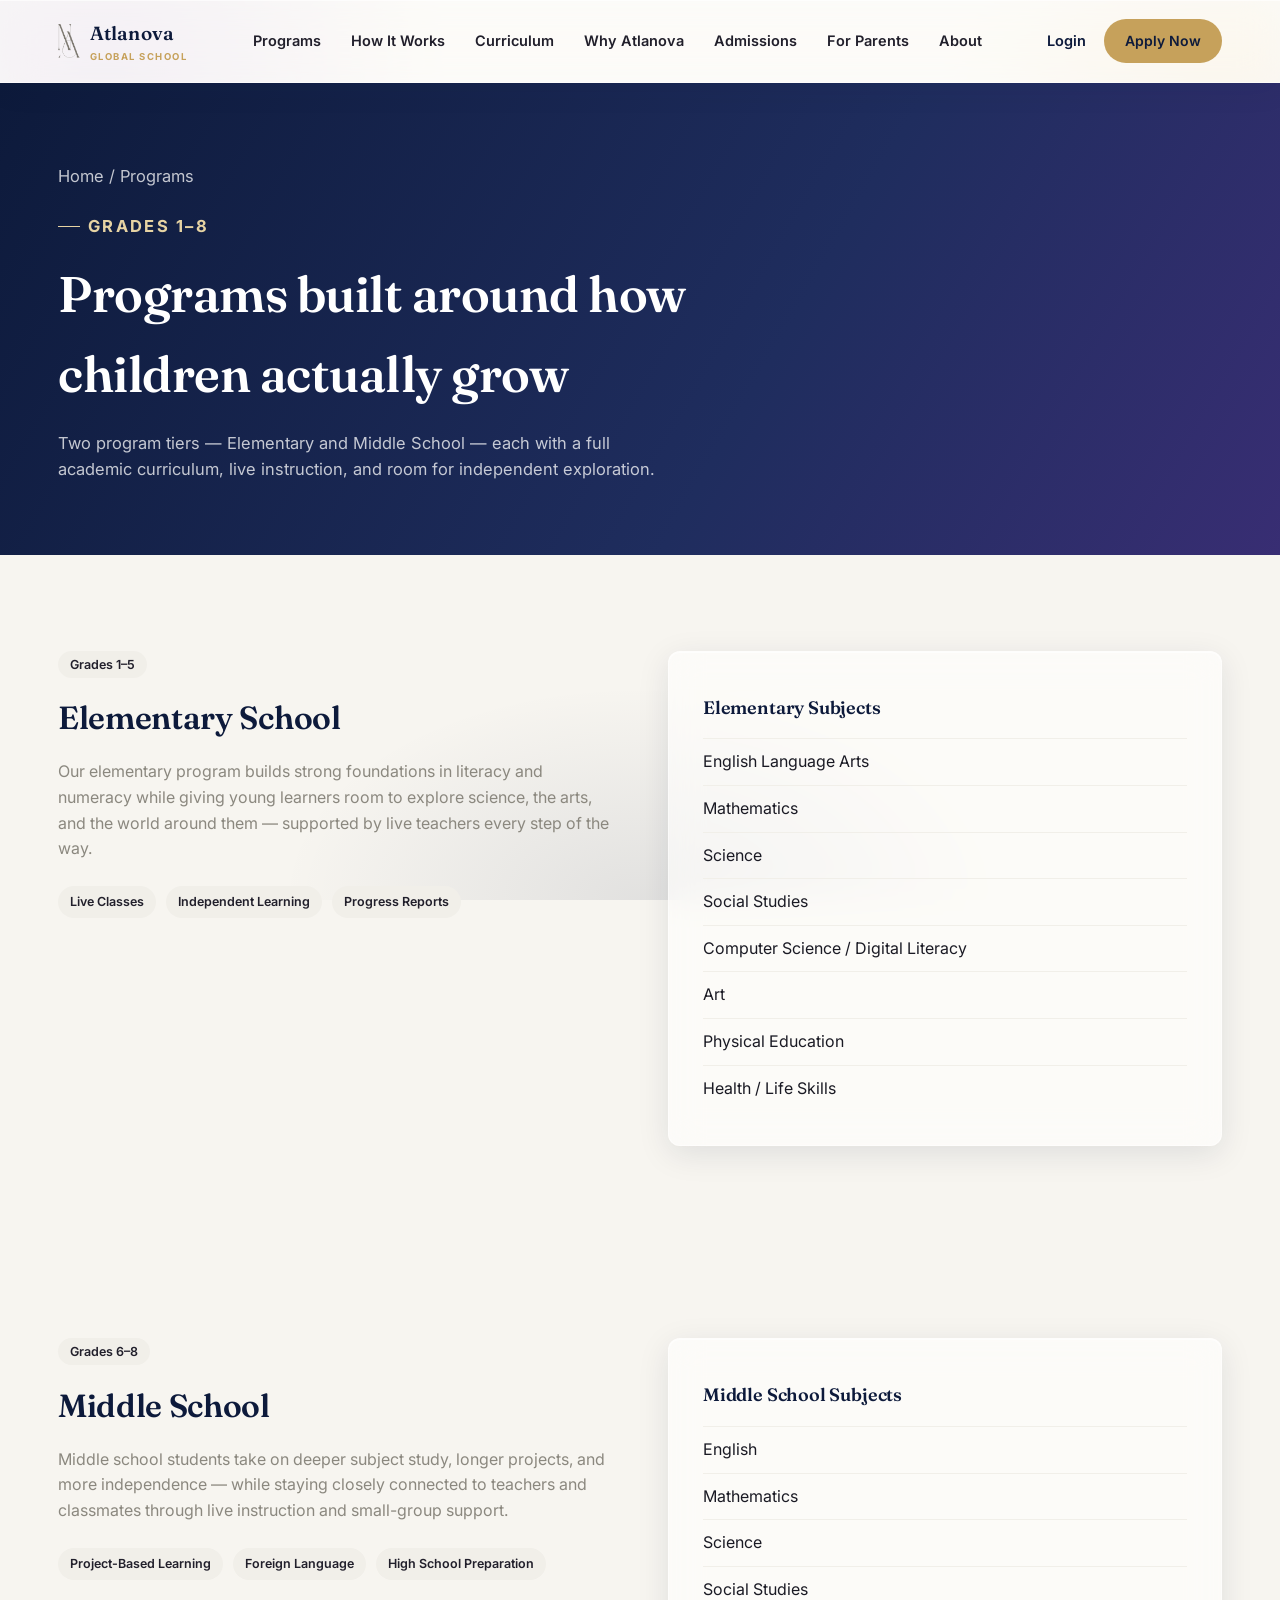
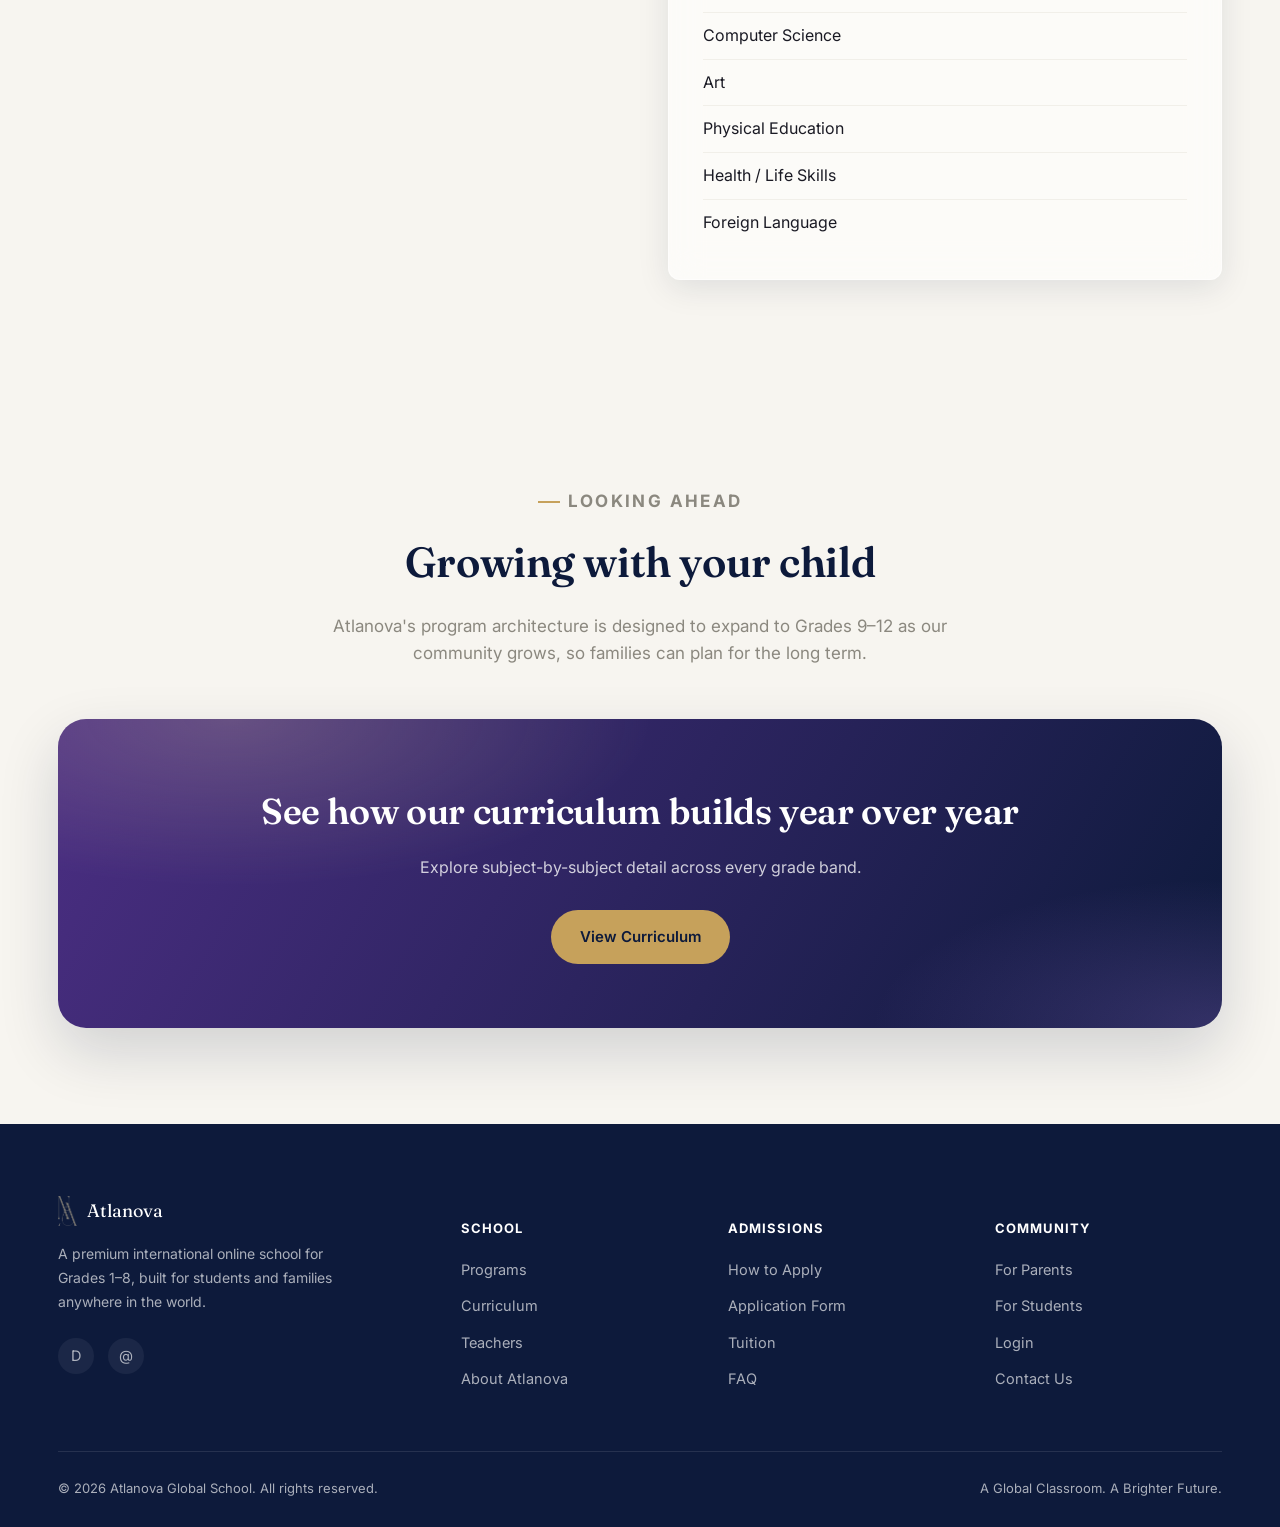
<file: programs.html>
<!DOCTYPE html>
<html lang="en">
<head>
<meta charset="UTF-8">
<meta name="viewport" content="width=device-width, initial-scale=1.0">
<title>Programs — Atlanova Global School</title>
<meta name="description" content="Explore Atlanova's Elementary (Grades 1–5) and Middle School (Grades 6–8) programs, including full subject lists and learning structure.">
<link rel="icon" href="assets/mark.png">
<link rel="preconnect" href="https://fonts.googleapis.com">
<link rel="preconnect" href="https://fonts.gstatic.com" crossorigin>
<link href="https://fonts.googleapis.com/css2?family=Fraunces:opsz,wght@9..144,500;9..144,600;9..144,700&family=Inter:wght@400;500;600;700;800&display=swap" rel="stylesheet">
<link rel="stylesheet" href="css/styles.css">
</head>
<body>

<header class="nav">
  <div class="container">
    <a href="/" class="brand"><img src="assets/mark.png" alt="Atlanova monogram"><span class="brand-text">Atlanova<small>Global School</small></span></a>
    <nav class="nav-links" aria-label="Primary">
      <a href="programs.html">Programs</a>
      <a href="how-it-works.html">How It Works</a>
      <a href="curriculum.html">Curriculum</a>
      <a href="about.html">Why Atlanova</a>
      <a href="admissions.html">Admissions</a>
      <a href="parents.html">For Parents</a>
      <a href="about.html">About</a>
    </nav>
    <div class="nav-cta"><a href="login.html" class="nav-login">Login</a><a href="apply.html" class="btn btn-primary btn-sm">Apply Now</a></div>
    <button class="nav-toggle" aria-label="Open menu" aria-expanded="false"><span></span><span></span><span></span></button>
  </div>
  </header>
<div class="mobile-menu">
    <a href="programs.html">Programs</a><a href="how-it-works.html">How It Works</a><a href="curriculum.html">Curriculum</a>
    <a href="about.html">Why Atlanova</a><a href="admissions.html">Admissions</a><a href="parents.html">For Parents</a>
    <a href="about.html">About</a><a href="login.html">Login</a><a href="apply.html" class="btn btn-primary btn-block">Apply Now</a>
  </div>


<section class="page-header">
  <div class="container">
    <p class="breadcrumb"><a href="/">Home</a> / Programs</p>
    <p class="eyebrow">Grades 1–8</p>
    <h1>Programs built around how children actually grow</h1>
    <p>Two program tiers — Elementary and Middle School — each with a full academic curriculum, live instruction, and room for independent exploration.</p>
  </div>
</section>

<section class="section" id="elementary">
  <div class="container">
    <div class="grid-2" style="align-items:start;gap:56px;">
      <div>
        <span class="tag">Grades 1–5</span>
        <h2 class="mt-16" style="font-size:32px;">Elementary School</h2>
        <p class="mt-16" style="color:var(--gray-500);font-size:16px;">Our elementary program builds strong foundations in literacy and numeracy while giving young learners room to explore science, the arts, and the world around them — supported by live teachers every step of the way.</p>
        <div class="tag-row mt-24">
          <span class="tag">Live Classes</span>
          <span class="tag">Independent Learning</span>
          <span class="tag">Progress Reports</span>
        </div>
      </div>
      <div class="feature-card reveal" style="padding:34px;">
        <h3 class="mt-8">Elementary Subjects</h3>
        <ul style="margin-top:16px;">
          <li style="padding:10px 0;border-top:1px solid var(--gray-100);">English Language Arts</li>
          <li style="padding:10px 0;border-top:1px solid var(--gray-100);">Mathematics</li>
          <li style="padding:10px 0;border-top:1px solid var(--gray-100);">Science</li>
          <li style="padding:10px 0;border-top:1px solid var(--gray-100);">Social Studies</li>
          <li style="padding:10px 0;border-top:1px solid var(--gray-100);">Computer Science / Digital Literacy</li>
          <li style="padding:10px 0;border-top:1px solid var(--gray-100);">Art</li>
          <li style="padding:10px 0;border-top:1px solid var(--gray-100);">Physical Education</li>
          <li style="padding:10px 0;border-top:1px solid var(--gray-100);">Health / Life Skills</li>
        </ul>
      </div>
    </div>
  </div>
</section>

<section class="section section--off" id="middle">
  <div class="container">
    <div class="grid-2" style="align-items:start;gap:56px;">
      <div class="feature-card reveal" style="padding:34px;order:2;">
        <h3 class="mt-8">Middle School Subjects</h3>
        <ul style="margin-top:16px;">
          <li style="padding:10px 0;border-top:1px solid var(--gray-100);">English</li>
          <li style="padding:10px 0;border-top:1px solid var(--gray-100);">Mathematics</li>
          <li style="padding:10px 0;border-top:1px solid var(--gray-100);">Science</li>
          <li style="padding:10px 0;border-top:1px solid var(--gray-100);">Social Studies</li>
          <li style="padding:10px 0;border-top:1px solid var(--gray-100);">Computer Science</li>
          <li style="padding:10px 0;border-top:1px solid var(--gray-100);">Art</li>
          <li style="padding:10px 0;border-top:1px solid var(--gray-100);">Physical Education</li>
          <li style="padding:10px 0;border-top:1px solid var(--gray-100);">Health / Life Skills</li>
          <li style="padding:10px 0;border-top:1px solid var(--gray-100);">Foreign Language</li>
        </ul>
      </div>
      <div style="order:1;">
        <span class="tag">Grades 6–8</span>
        <h2 class="mt-16" style="font-size:32px;">Middle School</h2>
        <p class="mt-16" style="color:var(--gray-500);font-size:16px;">Middle school students take on deeper subject study, longer projects, and more independence — while staying closely connected to teachers and classmates through live instruction and small-group support.</p>
        <div class="tag-row mt-24">
          <span class="tag">Project-Based Learning</span>
          <span class="tag">Foreign Language</span>
          <span class="tag">High School Preparation</span>
        </div>
      </div>
    </div>
  </div>
</section>

<section class="section">
  <div class="container">
    <div class="section-head center">
      <p class="eyebrow" style="justify-content:center">Looking Ahead</p>
      <h2>Growing with your child</h2>
      <p>Atlanova's program architecture is designed to expand to Grades 9–12 as our community grows, so families can plan for the long term.</p>
    </div>
    <div class="cta-banner reveal">
      <h2>See how our curriculum builds year over year</h2>
      <p>Explore subject-by-subject detail across every grade band.</p>
      <a href="curriculum.html" class="btn btn-primary">View Curriculum</a>
    </div>
  </div>
</section>

<footer class="footer">
  <div class="container">
    <div class="footer-grid">
      <div>
        <div class="footer-brand"><img src="assets/mark.png" alt=""><span>Atlanova</span></div>
        <p class="desc">A premium international online school for Grades 1–8, built for students and families anywhere in the world.</p>
        <div class="social-row mt-24">
          <a href="https://discord.gg/Z7UxG72fPN" target="_blank" rel="noopener" aria-label="Discord">D</a>
          <a href="mailto:jawadimustafa7@gmail.com" aria-label="Email">@</a>
        </div>
      </div>
      <div><h5>School</h5><ul><li><a href="programs.html">Programs</a></li><li><a href="curriculum.html">Curriculum</a></li><li><a href="teachers.html">Teachers</a></li><li><a href="about.html">About Atlanova</a></li></ul></div>
      <div><h5>Admissions</h5><ul><li><a href="admissions.html">How to Apply</a></li><li><a href="apply.html">Application Form</a></li><li><a href="tuition.html">Tuition</a></li><li><a href="faq.html">FAQ</a></li></ul></div>
      <div><h5>Community</h5><ul><li><a href="parents.html">For Parents</a></li><li><a href="students.html">For Students</a></li><li><a href="login.html">Login</a></li><li><a href="contact.html">Contact Us</a></li></ul></div>
    </div>
    <div class="footer-bottom"><span>© 2026 Atlanova Global School. All rights reserved.</span><span>A Global Classroom. A Brighter Future.</span></div>
  </div>
</footer>
<script src="js/main.js"></script>
</body>
</html>
</file>
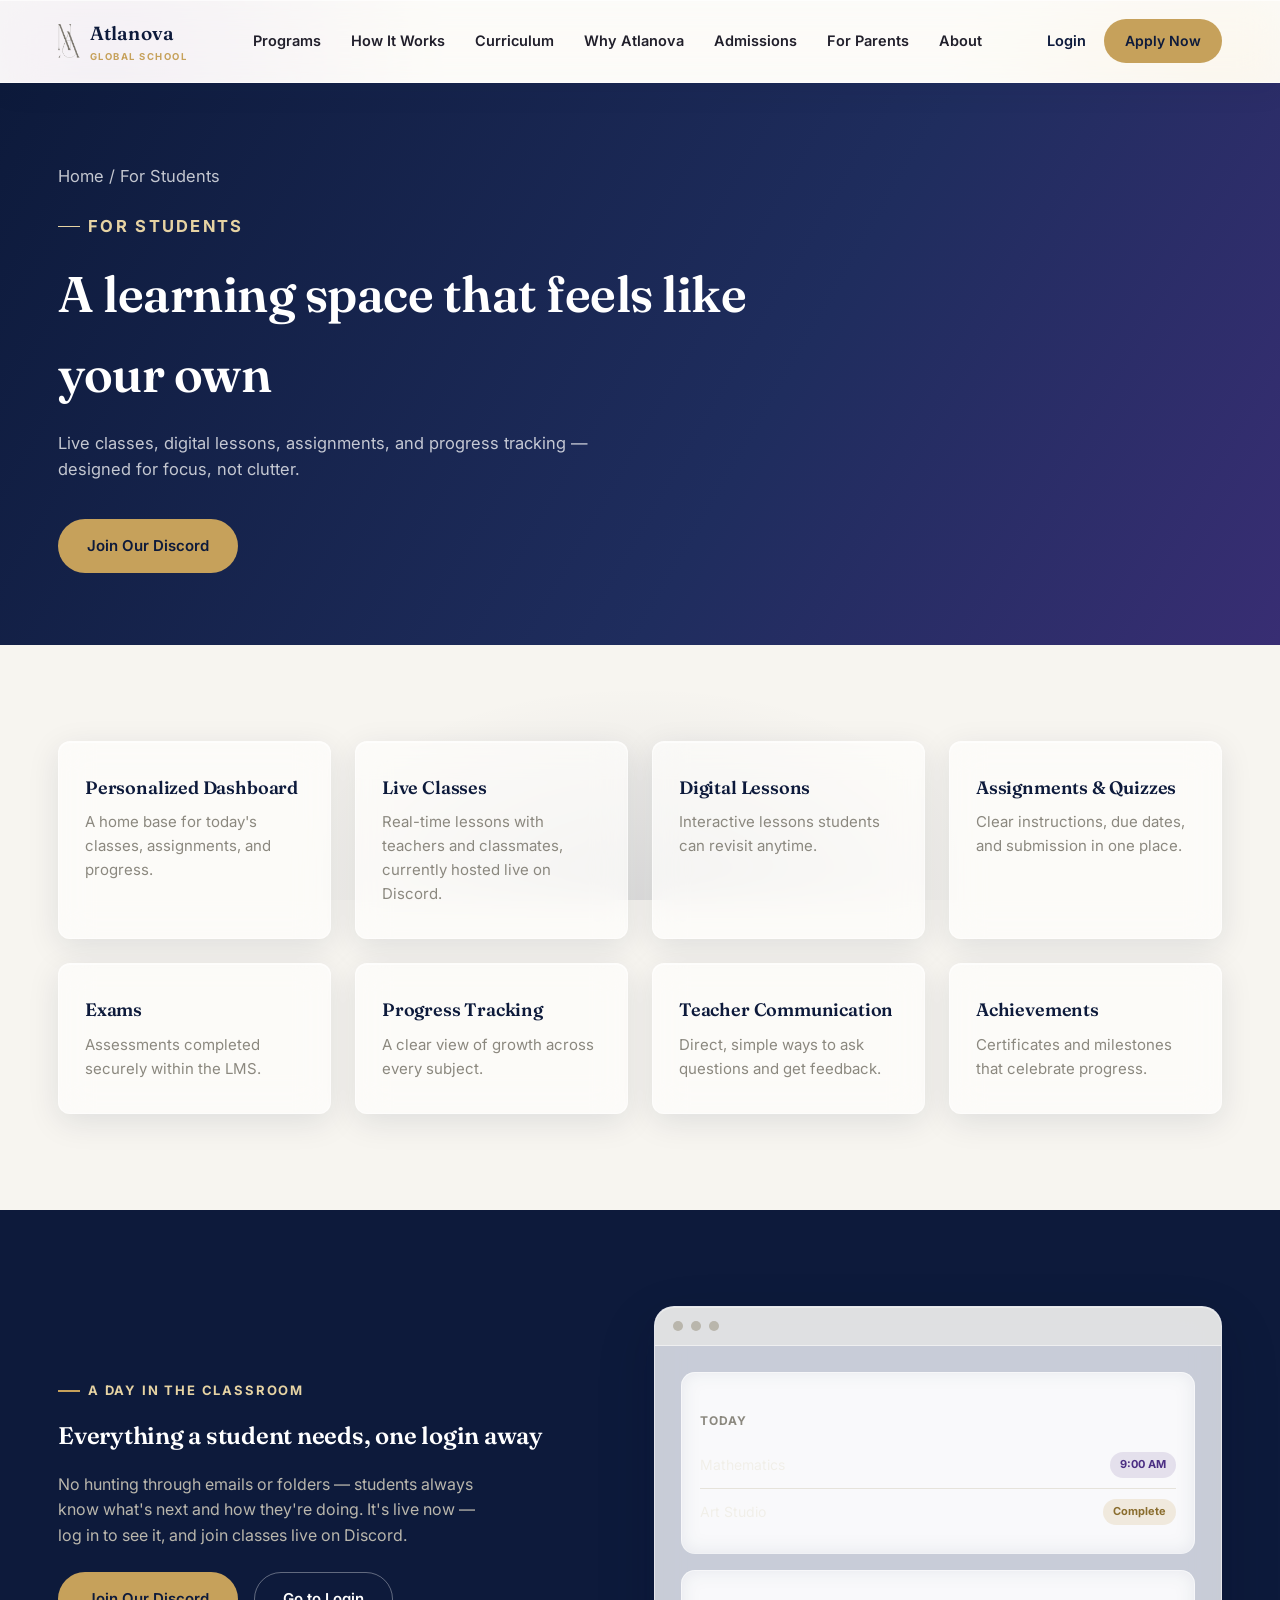
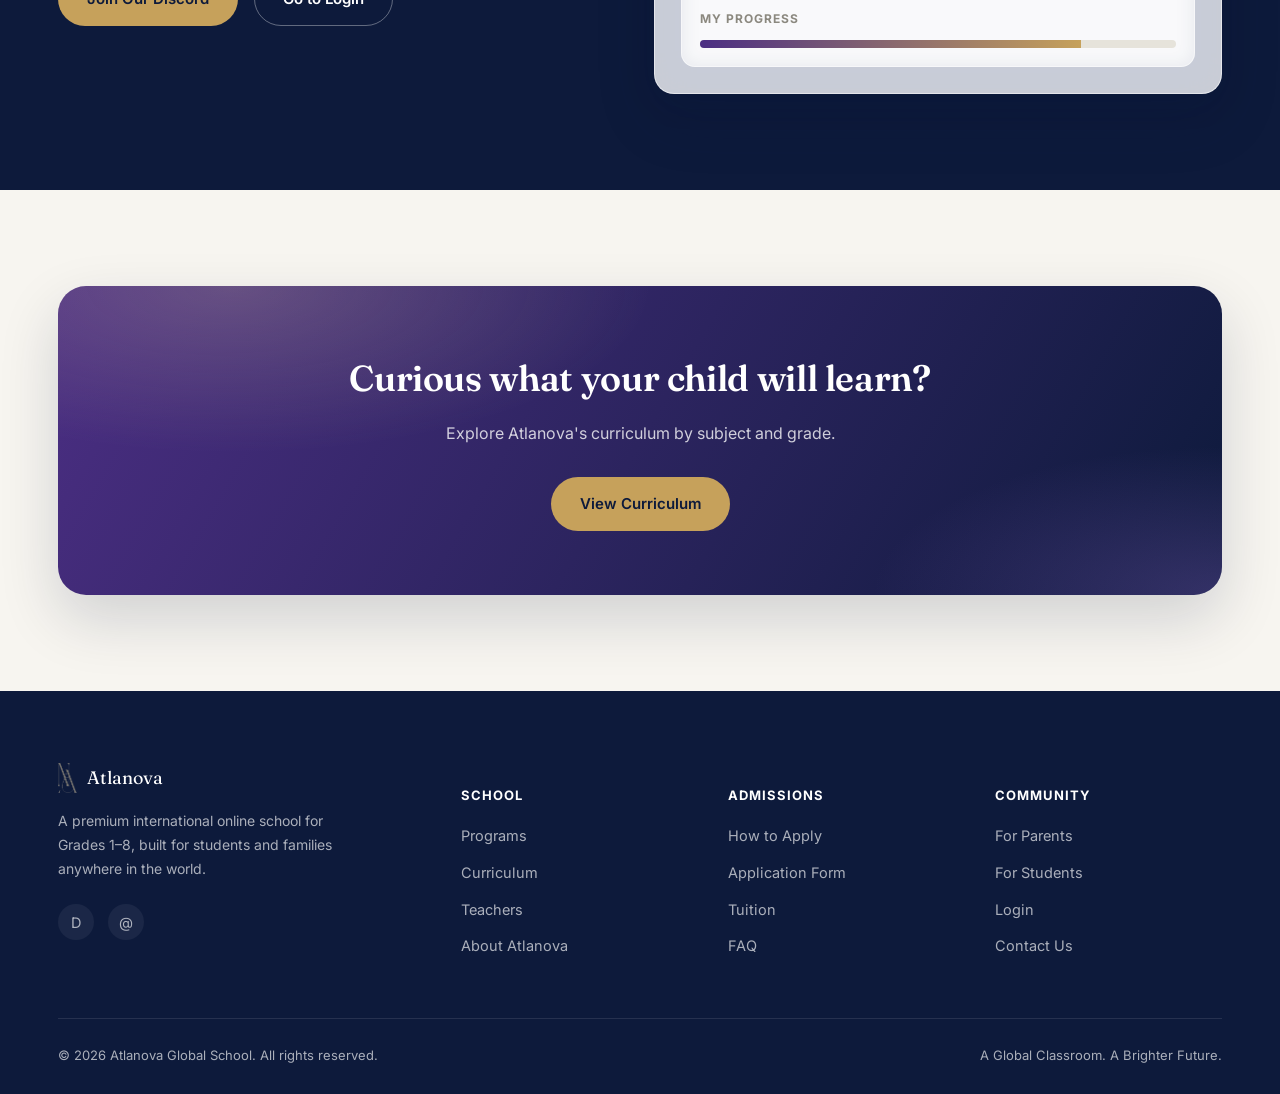
<file: students.html>
<!DOCTYPE html>
<html lang="en">
<head>
<meta charset="UTF-8">
<meta name="viewport" content="width=device-width, initial-scale=1.0">
<title>For Students — Atlanova Global School</title>
<meta name="description" content="Explore the Atlanova student experience: live classes, digital lessons, assignments, and progress tracking.">
<link rel="icon" href="assets/mark.png">
<link rel="preconnect" href="https://fonts.googleapis.com">
<link rel="preconnect" href="https://fonts.gstatic.com" crossorigin>
<link href="https://fonts.googleapis.com/css2?family=Fraunces:opsz,wght@9..144,500;9..144,600;9..144,700&family=Inter:wght@400;500;600;700;800&display=swap" rel="stylesheet">
<link rel="stylesheet" href="css/styles.css">

</head>
<body>
<header class="nav">
  <div class="container">
    <a href="/" class="brand"><img src="assets/mark.png" alt="Atlanova monogram"><span class="brand-text">Atlanova<small>Global School</small></span></a>
    <nav class="nav-links" aria-label="Primary">
      <a href="programs.html">Programs</a>
      <a href="how-it-works.html">How It Works</a>
      <a href="curriculum.html">Curriculum</a>
      <a href="about.html">Why Atlanova</a>
      <a href="admissions.html">Admissions</a>
      <a href="parents.html">For Parents</a>
      <a href="about.html">About</a>
    </nav>
    <div class="nav-cta"><a href="login.html" class="nav-login">Login</a><a href="apply.html" class="btn btn-primary btn-sm">Apply Now</a></div>
    <button class="nav-toggle" aria-label="Open menu" aria-expanded="false"><span></span><span></span><span></span></button>
  </div>
  </header>
<div class="mobile-menu">
    <a href="programs.html">Programs</a><a href="how-it-works.html">How It Works</a><a href="curriculum.html">Curriculum</a>
    <a href="about.html">Why Atlanova</a><a href="admissions.html">Admissions</a><a href="parents.html">For Parents</a>
    <a href="about.html">About</a><a href="login.html">Login</a><a href="apply.html" class="btn btn-primary btn-block">Apply Now</a>
  </div>


<section class="page-header">
  <div class="container">
    <p class="breadcrumb"><a href="/">Home</a> / For Students</p>
    <p class="eyebrow">For Students</p>
    <h1>A learning space that feels like your own</h1>
    <p>Live classes, digital lessons, assignments, and progress tracking — designed for focus, not clutter.</p>
    <div class="hero-ctas">
      <a href="https://discord.gg/Z7UxG72fPN" target="_blank" rel="noopener" class="btn btn-primary">Join Our Discord</a>
    </div>
  </div>
</section>

<section class="section">
  <div class="container">
    <div class="grid-4">
      <div class="feature-card reveal"><h3>Personalized Dashboard</h3><p>A home base for today's classes, assignments, and progress.</p></div>
      <div class="feature-card reveal"><h3>Live Classes</h3><p>Real-time lessons with teachers and classmates, currently hosted live on Discord.</p></div>
      <div class="feature-card reveal"><h3>Digital Lessons</h3><p>Interactive lessons students can revisit anytime.</p></div>
      <div class="feature-card reveal"><h3>Assignments &amp; Quizzes</h3><p>Clear instructions, due dates, and submission in one place.</p></div>
      <div class="feature-card reveal"><h3>Exams</h3><p>Assessments completed securely within the LMS.</p></div>
      <div class="feature-card reveal"><h3>Progress Tracking</h3><p>A clear view of growth across every subject.</p></div>
      <div class="feature-card reveal"><h3>Teacher Communication</h3><p>Direct, simple ways to ask questions and get feedback.</p></div>
      <div class="feature-card reveal"><h3>Achievements</h3><p>Certificates and milestones that celebrate progress.</p></div>
    </div>
  </div>
</section>

<section class="section section--dark">
  <div class="container">
    <div class="grid-2" style="align-items:center;">
      <div>
        <p class="eyebrow" style="color:var(--gold-light);">A Day in the Classroom</p>
        <h2 class="mt-16">Everything a student needs, one login away</h2>
        <p class="mt-16" style="color:var(--gray-400);max-width:440px;">No hunting through emails or folders — students always know what's next and how they're doing. It's live now — log in to see it, and join classes live on Discord.</p>
        <div class="hero-ctas mt-24">
          <a href="https://discord.gg/Z7UxG72fPN" target="_blank" rel="noopener" class="btn btn-primary">Join Our Discord</a>
          <a href="login.html" class="btn btn-outline">Go to Login</a>
        </div>
      </div>
      <div class="mockup reveal">
        <div class="mockup-topbar"><span></span><span></span><span></span></div>
        <div class="mockup-body">
          <div class="mockup-panel">
            <h5>Today</h5>
            <div class="mockup-class">Mathematics <span class="mockup-pill pill-live">9:00 AM</span></div>
            <div class="mockup-class">Art Studio <span class="mockup-pill pill-done">Complete</span></div>
          </div>
          <div class="mockup-panel" style="margin-bottom:0;">
            <h5>My Progress</h5>
            <div class="progress-bar"><i style="width:80%"></i></div>
          </div>
        </div>
      </div>
    </div>
  </div>
</section>

<section class="section">
  <div class="container">
    <div class="cta-banner reveal">
      <h2>Curious what your child will learn?</h2>
      <p>Explore Atlanova's curriculum by subject and grade.</p>
      <a href="curriculum.html" class="btn btn-primary">View Curriculum</a>
    </div>
  </div>
</section>

<footer class="footer">
  <div class="container">
    <div class="footer-grid">
      <div>
        <div class="footer-brand"><img src="assets/mark.png" alt=""><span>Atlanova</span></div>
        <p class="desc">A premium international online school for Grades 1–8, built for students and families anywhere in the world.</p>
        <div class="social-row mt-24">
          <a href="https://discord.gg/Z7UxG72fPN" target="_blank" rel="noopener" aria-label="Discord">D</a>
          <a href="mailto:jawadimustafa7@gmail.com" aria-label="Email">@</a>
        </div>
      </div>
      <div><h5>School</h5><ul><li><a href="programs.html">Programs</a></li><li><a href="curriculum.html">Curriculum</a></li><li><a href="teachers.html">Teachers</a></li><li><a href="about.html">About Atlanova</a></li></ul></div>
      <div><h5>Admissions</h5><ul><li><a href="admissions.html">How to Apply</a></li><li><a href="apply.html">Application Form</a></li><li><a href="tuition.html">Tuition</a></li><li><a href="faq.html">FAQ</a></li></ul></div>
      <div><h5>Community</h5><ul><li><a href="parents.html">For Parents</a></li><li><a href="students.html">For Students</a></li><li><a href="login.html">Login</a></li><li><a href="contact.html">Contact Us</a></li></ul></div>
    </div>
    <div class="footer-bottom"><span>© 2026 Atlanova Global School. All rights reserved.</span><span>A Global Classroom. A Brighter Future.</span></div>
  </div>
</footer>
<script src="js/main.js"></script>

</body>
</html>
</file>
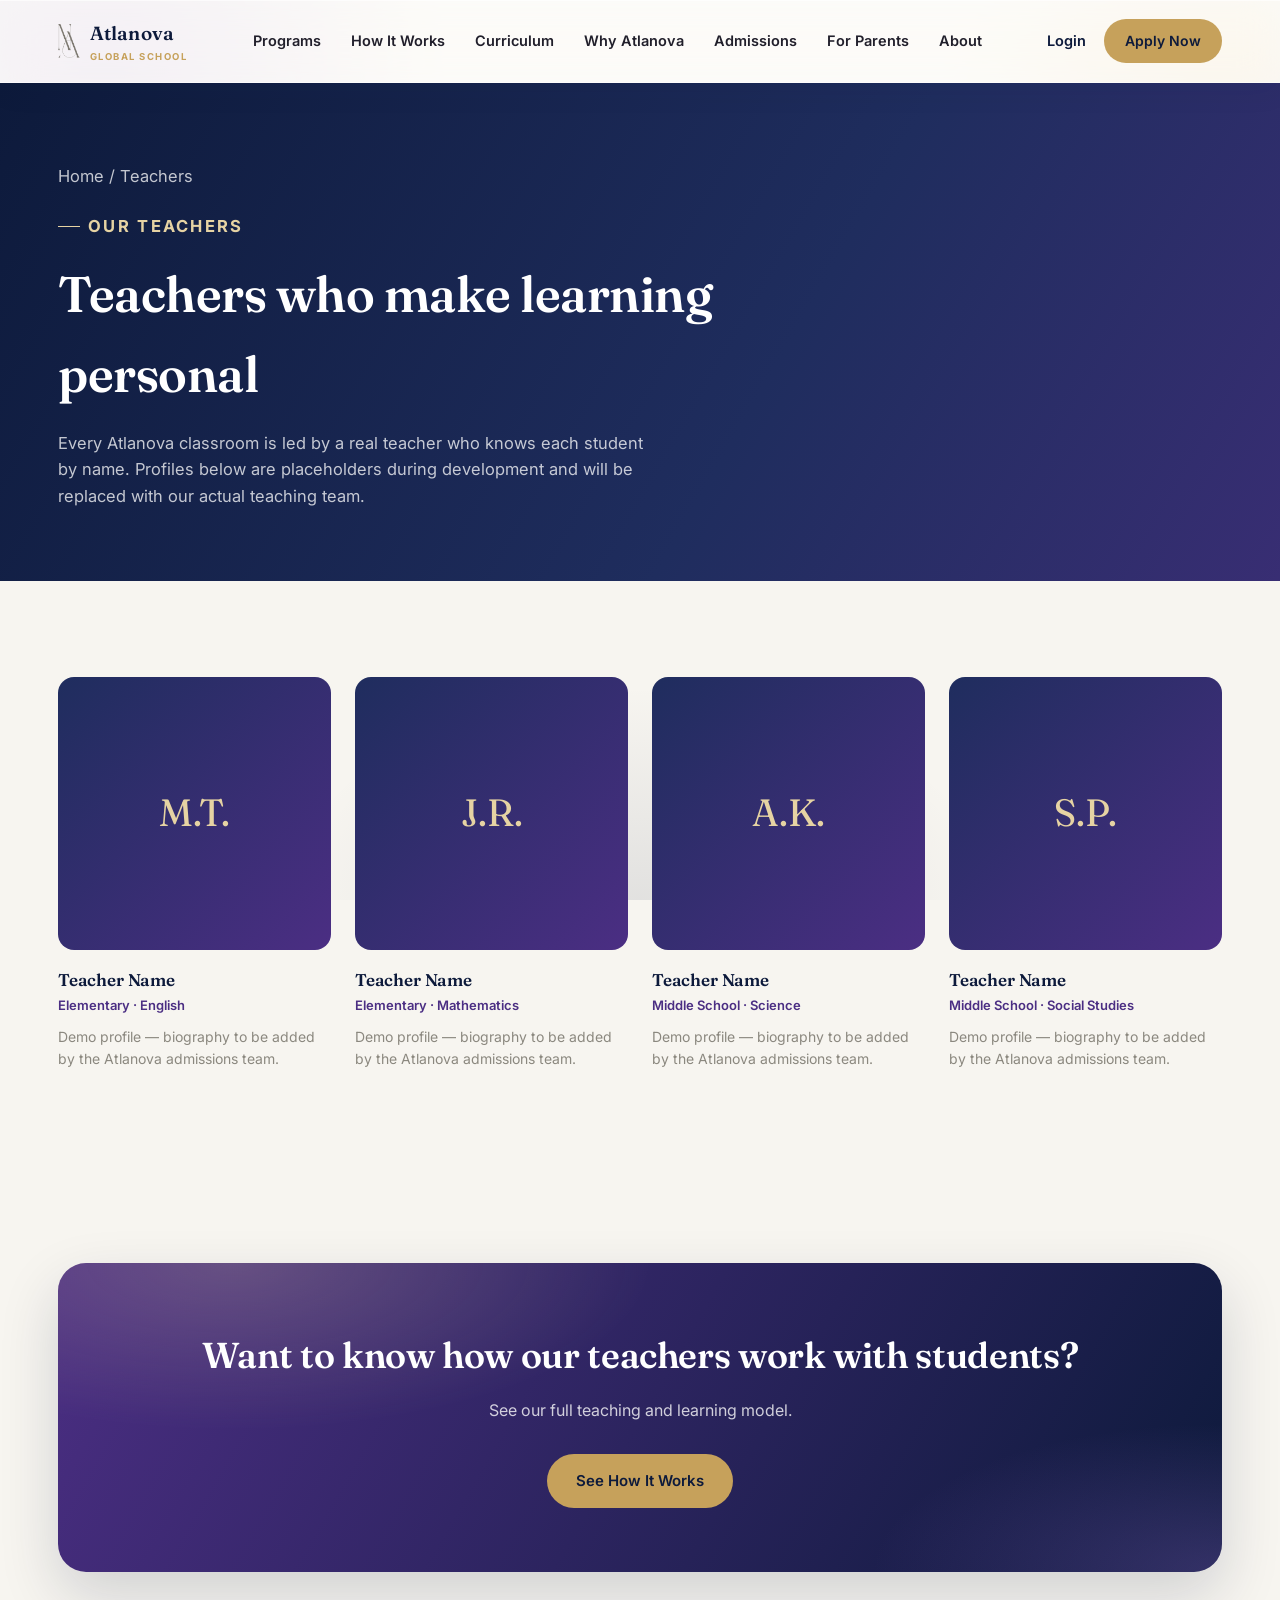
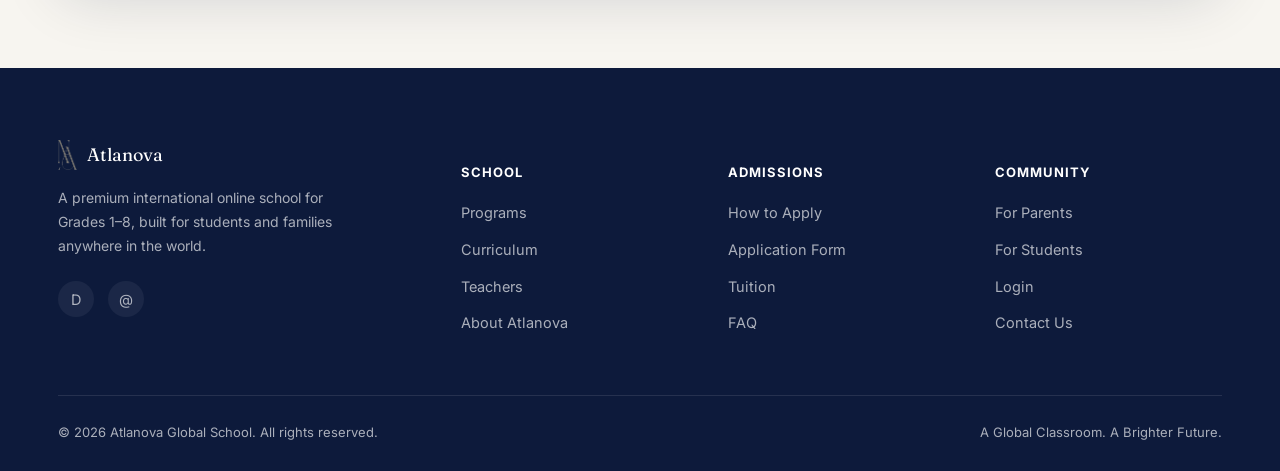
<file: teachers.html>
<!DOCTYPE html>
<html lang="en">
<head>
<meta charset="UTF-8">
<meta name="viewport" content="width=device-width, initial-scale=1.0">
<title>Our Teachers — Atlanova Global School</title>
<meta name="description" content="Meet the teaching team at Atlanova Global School.">
<link rel="icon" href="assets/mark.png">
<link rel="preconnect" href="https://fonts.googleapis.com">
<link rel="preconnect" href="https://fonts.gstatic.com" crossorigin>
<link href="https://fonts.googleapis.com/css2?family=Fraunces:opsz,wght@9..144,500;9..144,600;9..144,700&family=Inter:wght@400;500;600;700;800&display=swap" rel="stylesheet">
<link rel="stylesheet" href="css/styles.css">

</head>
<body>
<header class="nav">
  <div class="container">
    <a href="/" class="brand"><img src="assets/mark.png" alt="Atlanova monogram"><span class="brand-text">Atlanova<small>Global School</small></span></a>
    <nav class="nav-links" aria-label="Primary">
      <a href="programs.html">Programs</a>
      <a href="how-it-works.html">How It Works</a>
      <a href="curriculum.html">Curriculum</a>
      <a href="about.html">Why Atlanova</a>
      <a href="admissions.html">Admissions</a>
      <a href="parents.html">For Parents</a>
      <a href="about.html">About</a>
    </nav>
    <div class="nav-cta"><a href="login.html" class="nav-login">Login</a><a href="apply.html" class="btn btn-primary btn-sm">Apply Now</a></div>
    <button class="nav-toggle" aria-label="Open menu" aria-expanded="false"><span></span><span></span><span></span></button>
  </div>
  </header>
<div class="mobile-menu">
    <a href="programs.html">Programs</a><a href="how-it-works.html">How It Works</a><a href="curriculum.html">Curriculum</a>
    <a href="about.html">Why Atlanova</a><a href="admissions.html">Admissions</a><a href="parents.html">For Parents</a>
    <a href="about.html">About</a><a href="login.html">Login</a><a href="apply.html" class="btn btn-primary btn-block">Apply Now</a>
  </div>


<section class="page-header">
  <div class="container">
    <p class="breadcrumb"><a href="/">Home</a> / Teachers</p>
    <p class="eyebrow">Our Teachers</p>
    <h1>Teachers who make learning personal</h1>
    <p>Every Atlanova classroom is led by a real teacher who knows each student by name. Profiles below are placeholders during development and will be replaced with our actual teaching team.</p>
  </div>
</section>

<section class="section">
  <div class="container">
    <div class="grid-4">
      <div class="teacher-card reveal">
        <div class="teacher-photo"><span>M.T.</span></div>
        <h4>Teacher Name</h4>
        <p class="role">Elementary · English</p>
        <p>Demo profile — biography to be added by the Atlanova admissions team.</p>
      </div>
      <div class="teacher-card reveal">
        <div class="teacher-photo"><span>J.R.</span></div>
        <h4>Teacher Name</h4>
        <p class="role">Elementary · Mathematics</p>
        <p>Demo profile — biography to be added by the Atlanova admissions team.</p>
      </div>
      <div class="teacher-card reveal">
        <div class="teacher-photo"><span>A.K.</span></div>
        <h4>Teacher Name</h4>
        <p class="role">Middle School · Science</p>
        <p>Demo profile — biography to be added by the Atlanova admissions team.</p>
      </div>
      <div class="teacher-card reveal">
        <div class="teacher-photo"><span>S.P.</span></div>
        <h4>Teacher Name</h4>
        <p class="role">Middle School · Social Studies</p>
        <p>Demo profile — biography to be added by the Atlanova admissions team.</p>
      </div>
    </div>
  </div>
</section>

<section class="section section--off">
  <div class="container">
    <div class="cta-banner reveal">
      <h2>Want to know how our teachers work with students?</h2>
      <p>See our full teaching and learning model.</p>
      <a href="how-it-works.html" class="btn btn-primary">See How It Works</a>
    </div>
  </div>
</section>

<footer class="footer">
  <div class="container">
    <div class="footer-grid">
      <div>
        <div class="footer-brand"><img src="assets/mark.png" alt=""><span>Atlanova</span></div>
        <p class="desc">A premium international online school for Grades 1–8, built for students and families anywhere in the world.</p>
        <div class="social-row mt-24">
          <a href="https://discord.gg/Z7UxG72fPN" target="_blank" rel="noopener" aria-label="Discord">D</a>
          <a href="mailto:jawadimustafa7@gmail.com" aria-label="Email">@</a>
        </div>
      </div>
      <div><h5>School</h5><ul><li><a href="programs.html">Programs</a></li><li><a href="curriculum.html">Curriculum</a></li><li><a href="teachers.html">Teachers</a></li><li><a href="about.html">About Atlanova</a></li></ul></div>
      <div><h5>Admissions</h5><ul><li><a href="admissions.html">How to Apply</a></li><li><a href="apply.html">Application Form</a></li><li><a href="tuition.html">Tuition</a></li><li><a href="faq.html">FAQ</a></li></ul></div>
      <div><h5>Community</h5><ul><li><a href="parents.html">For Parents</a></li><li><a href="students.html">For Students</a></li><li><a href="login.html">Login</a></li><li><a href="contact.html">Contact Us</a></li></ul></div>
    </div>
    <div class="footer-bottom"><span>© 2026 Atlanova Global School. All rights reserved.</span><span>A Global Classroom. A Brighter Future.</span></div>
  </div>
</footer>
<script src="js/main.js"></script>

</body>
</html>
</file>
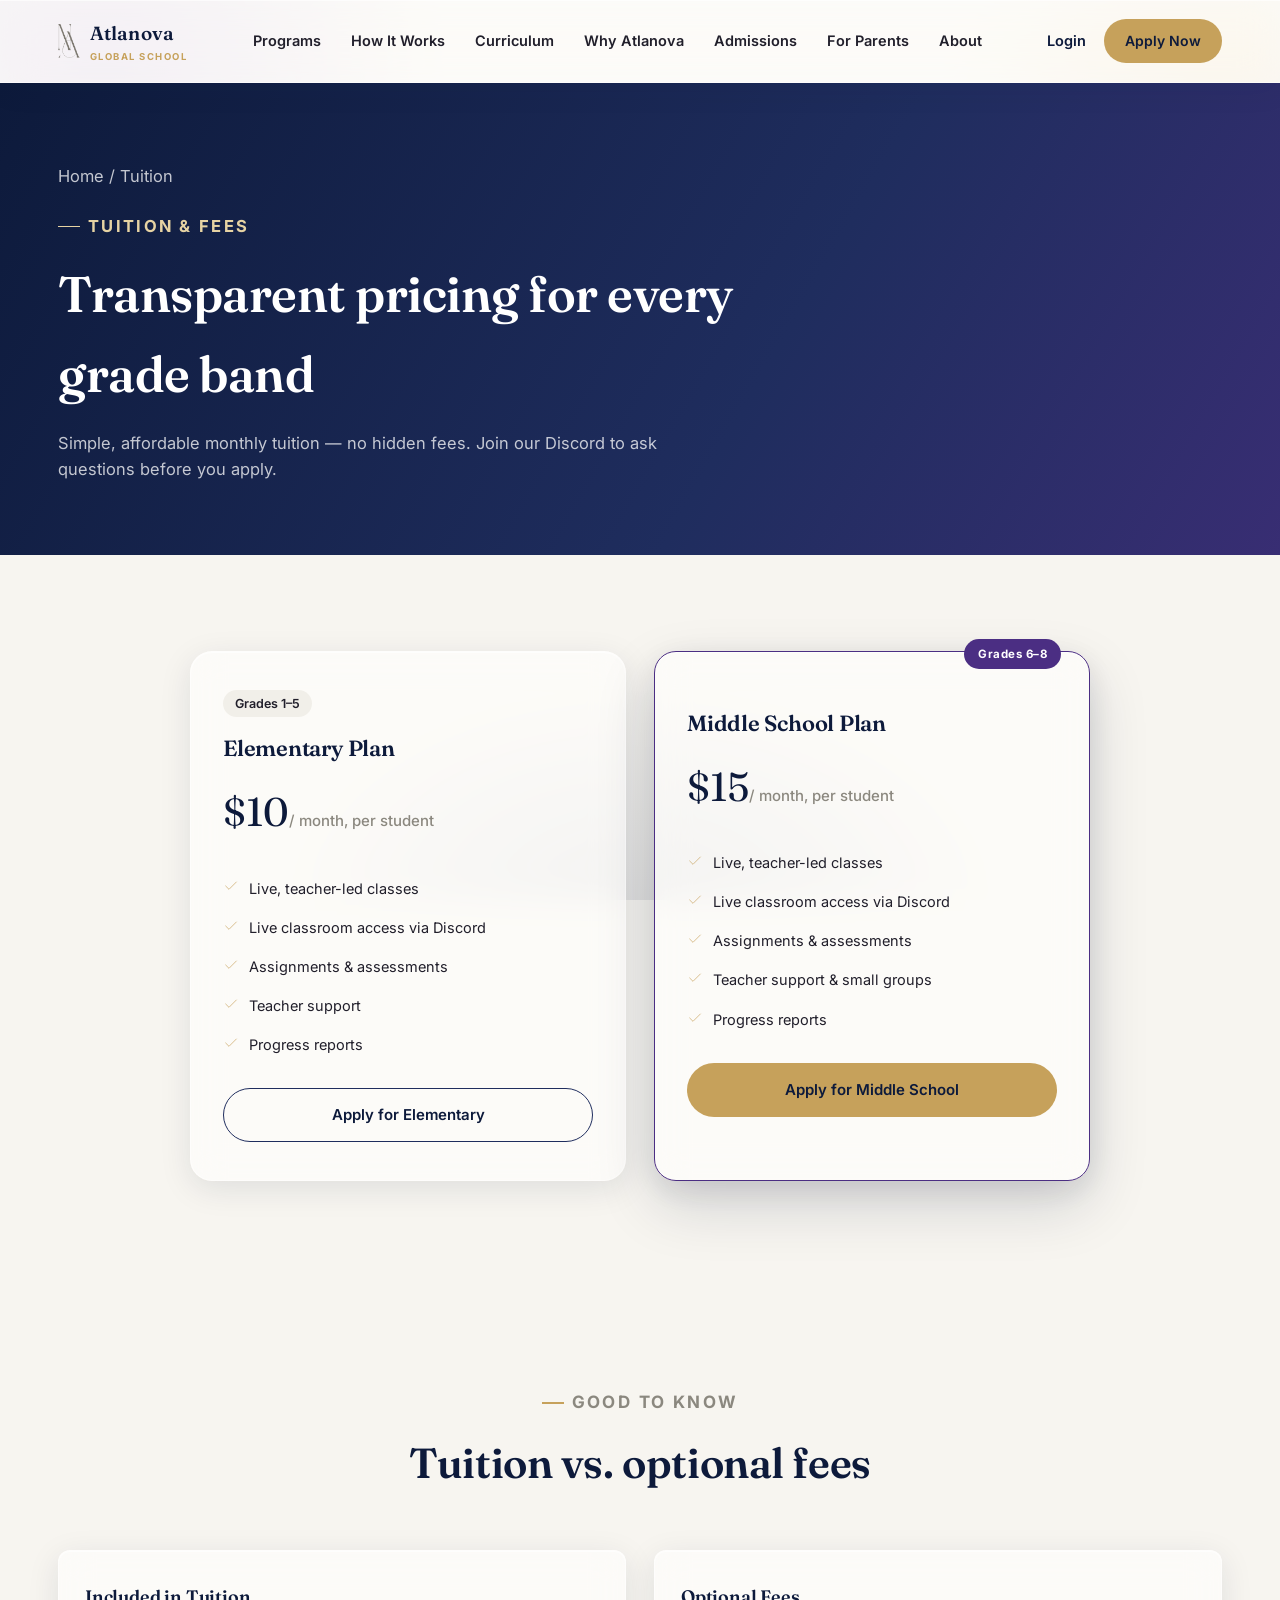
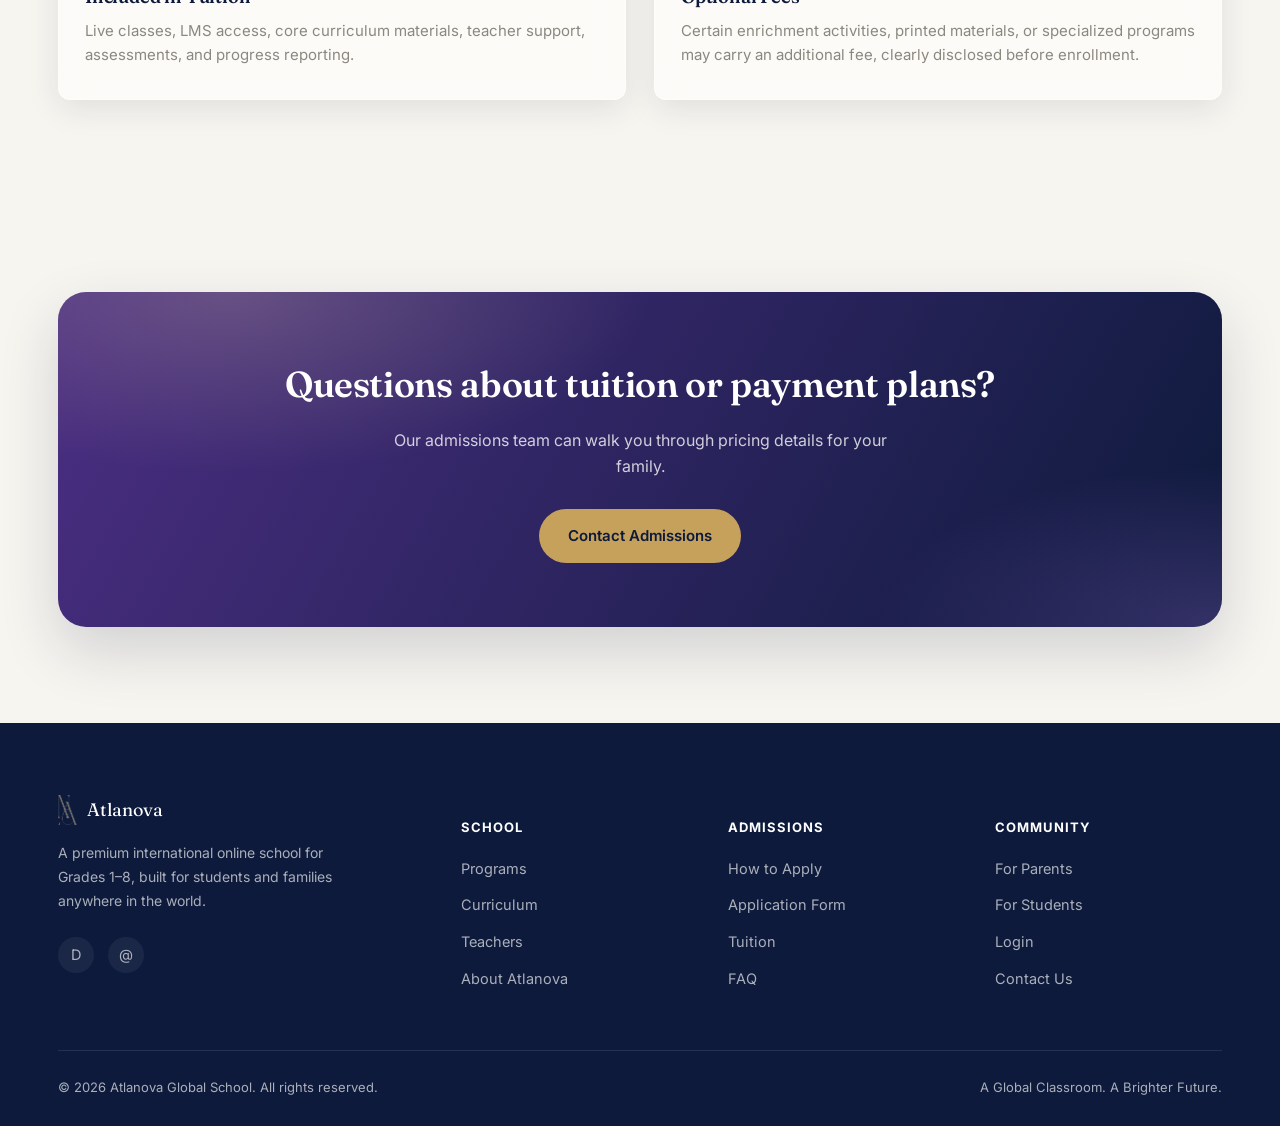
<file: tuition.html>
<!DOCTYPE html>
<html lang="en">
<head>
<meta charset="UTF-8">
<meta name="viewport" content="width=device-width, initial-scale=1.0">
<title>Tuition — Atlanova Global School</title>
<meta name="description" content="View Atlanova Global School tuition by grade band and what is included in every plan.">
<link rel="icon" href="assets/mark.png">
<link rel="preconnect" href="https://fonts.googleapis.com">
<link rel="preconnect" href="https://fonts.gstatic.com" crossorigin>
<link href="https://fonts.googleapis.com/css2?family=Fraunces:opsz,wght@9..144,500;9..144,600;9..144,700&family=Inter:wght@400;500;600;700;800&display=swap" rel="stylesheet">
<link rel="stylesheet" href="css/styles.css">

</head>
<body>
<header class="nav">
  <div class="container">
    <a href="/" class="brand"><img src="assets/mark.png" alt="Atlanova monogram"><span class="brand-text">Atlanova<small>Global School</small></span></a>
    <nav class="nav-links" aria-label="Primary">
      <a href="programs.html">Programs</a>
      <a href="how-it-works.html">How It Works</a>
      <a href="curriculum.html">Curriculum</a>
      <a href="about.html">Why Atlanova</a>
      <a href="admissions.html">Admissions</a>
      <a href="parents.html">For Parents</a>
      <a href="about.html">About</a>
    </nav>
    <div class="nav-cta"><a href="login.html" class="nav-login">Login</a><a href="apply.html" class="btn btn-primary btn-sm">Apply Now</a></div>
    <button class="nav-toggle" aria-label="Open menu" aria-expanded="false"><span></span><span></span><span></span></button>
  </div>
  </header>
<div class="mobile-menu">
    <a href="programs.html">Programs</a><a href="how-it-works.html">How It Works</a><a href="curriculum.html">Curriculum</a>
    <a href="about.html">Why Atlanova</a><a href="admissions.html">Admissions</a><a href="parents.html">For Parents</a>
    <a href="about.html">About</a><a href="login.html">Login</a><a href="apply.html" class="btn btn-primary btn-block">Apply Now</a>
  </div>


<section class="page-header">
  <div class="container">
    <p class="breadcrumb"><a href="/">Home</a> / Tuition</p>
    <p class="eyebrow">Tuition &amp; Fees</p>
    <h1>Transparent pricing for every grade band</h1>
    <p>Simple, affordable monthly tuition — no hidden fees. Join our Discord to ask questions before you apply.</p>
  </div>
</section>

<section class="section">
  <div class="container">
    <div class="grid-2" style="max-width:900px;margin:0 auto;">
      <div class="price-card reveal">
        <span class="tag">Grades 1–5</span>
        <h3 class="mt-16" style="font-size:22px;">Elementary Plan</h3>
        <p class="amount">$10<span>/ month, per student</span></p>
        <ul>
          <li><svg viewBox="0 0 24 24" fill="none" stroke-linecap="round" stroke-linejoin="round"><path d="M20 6 9 17l-5-5"/></svg>Live, teacher-led classes</li>
          <li><svg viewBox="0 0 24 24" fill="none" stroke-linecap="round" stroke-linejoin="round"><path d="M20 6 9 17l-5-5"/></svg>Live classroom access via Discord</li>
          <li><svg viewBox="0 0 24 24" fill="none" stroke-linecap="round" stroke-linejoin="round"><path d="M20 6 9 17l-5-5"/></svg>Assignments &amp; assessments</li>
          <li><svg viewBox="0 0 24 24" fill="none" stroke-linecap="round" stroke-linejoin="round"><path d="M20 6 9 17l-5-5"/></svg>Teacher support</li>
          <li><svg viewBox="0 0 24 24" fill="none" stroke-linecap="round" stroke-linejoin="round"><path d="M20 6 9 17l-5-5"/></svg>Progress reports</li>
        </ul>
        <a href="apply.html" class="btn btn-outline-dark btn-block">Apply for Elementary</a>
      </div>
      <div class="price-card featured reveal">
        <span class="badge">Grades 6–8</span>
        <h3 class="mt-16" style="font-size:22px;">Middle School Plan</h3>
        <p class="amount">$15<span>/ month, per student</span></p>
        <ul>
          <li><svg viewBox="0 0 24 24" fill="none" stroke-linecap="round" stroke-linejoin="round"><path d="M20 6 9 17l-5-5"/></svg>Live, teacher-led classes</li>
          <li><svg viewBox="0 0 24 24" fill="none" stroke-linecap="round" stroke-linejoin="round"><path d="M20 6 9 17l-5-5"/></svg>Live classroom access via Discord</li>
          <li><svg viewBox="0 0 24 24" fill="none" stroke-linecap="round" stroke-linejoin="round"><path d="M20 6 9 17l-5-5"/></svg>Assignments &amp; assessments</li>
          <li><svg viewBox="0 0 24 24" fill="none" stroke-linecap="round" stroke-linejoin="round"><path d="M20 6 9 17l-5-5"/></svg>Teacher support &amp; small groups</li>
          <li><svg viewBox="0 0 24 24" fill="none" stroke-linecap="round" stroke-linejoin="round"><path d="M20 6 9 17l-5-5"/></svg>Progress reports</li>
        </ul>
        <a href="apply.html" class="btn btn-primary btn-block">Apply for Middle School</a>
      </div>
    </div>
  </div>
</section>

<section class="section section--off">
  <div class="container">
    <div class="section-head center">
      <p class="eyebrow" style="justify-content:center">Good to Know</p>
      <h2>Tuition vs. optional fees</h2>
    </div>
    <div class="grid-2">
      <div class="feature-card reveal">
        <h3>Included in Tuition</h3>
        <p>Live classes, LMS access, core curriculum materials, teacher support, assessments, and progress reporting.</p>
      </div>
      <div class="feature-card reveal">
        <h3>Optional Fees</h3>
        <p>Certain enrichment activities, printed materials, or specialized programs may carry an additional fee, clearly disclosed before enrollment.</p>
      </div>
    </div>
  </div>
</section>

<section class="section">
  <div class="container">
    <div class="cta-banner reveal">
      <h2>Questions about tuition or payment plans?</h2>
      <p>Our admissions team can walk you through pricing details for your family.</p>
      <a href="contact.html" class="btn btn-primary">Contact Admissions</a>
    </div>
  </div>
</section>

<footer class="footer">
  <div class="container">
    <div class="footer-grid">
      <div>
        <div class="footer-brand"><img src="assets/mark.png" alt=""><span>Atlanova</span></div>
        <p class="desc">A premium international online school for Grades 1–8, built for students and families anywhere in the world.</p>
        <div class="social-row mt-24">
          <a href="https://discord.gg/Z7UxG72fPN" target="_blank" rel="noopener" aria-label="Discord">D</a>
          <a href="mailto:jawadimustafa7@gmail.com" aria-label="Email">@</a>
        </div>
      </div>
      <div><h5>School</h5><ul><li><a href="programs.html">Programs</a></li><li><a href="curriculum.html">Curriculum</a></li><li><a href="teachers.html">Teachers</a></li><li><a href="about.html">About Atlanova</a></li></ul></div>
      <div><h5>Admissions</h5><ul><li><a href="admissions.html">How to Apply</a></li><li><a href="apply.html">Application Form</a></li><li><a href="tuition.html">Tuition</a></li><li><a href="faq.html">FAQ</a></li></ul></div>
      <div><h5>Community</h5><ul><li><a href="parents.html">For Parents</a></li><li><a href="students.html">For Students</a></li><li><a href="login.html">Login</a></li><li><a href="contact.html">Contact Us</a></li></ul></div>
    </div>
    <div class="footer-bottom"><span>© 2026 Atlanova Global School. All rights reserved.</span><span>A Global Classroom. A Brighter Future.</span></div>
  </div>
</footer>
<script src="js/main.js"></script>

</body>
</html>
</file>
<file: css/styles.css>
/* ============================================================
   ATLANOVA GLOBAL SCHOOL — Design System
   Midnight Navy / Royal Purple / Champagne Gold
   ============================================================ */

:root{
  --navy: #0d1a3b;
  --navy-2: #16234f;
  --navy-3: #1f2d5e;
  --purple: #4b2e83;
  --purple-light: #7c5cb8;
  --gold: #c6a15b;
  --gold-light: #e6d3a3;
  --white: #ffffff;
  --off-white: #f7f5f0;
  --gray-100: #f1efe9;
  --gray-200: #e6e3db;
  --gray-400: #b9b6ac;
  --gray-500: #8b887f;
  --charcoal: #211f2b;
  --ink: #1a1a24;

  --font-display: "Fraunces", "Georgia", serif;
  --font-body: "Inter", -apple-system, BlinkMacSystemFont, "Segoe UI", sans-serif;

  --radius-sm: 6px;
  --radius-md: 12px;
  --radius-lg: 22px;

  --shadow-sm: 0 2px 10px rgba(13,26,59,0.06);
  --shadow-md: 0 12px 32px rgba(13,26,59,0.10);
  --shadow-lg: 0 24px 60px rgba(13,26,59,0.16);

  --container: 1220px;

  /* Glass / premium layer */
  --glass-bg: rgba(255,255,255,0.6);
  --glass-bg-strong: rgba(255,255,255,0.78);
  --glass-border: rgba(255,255,255,0.5);
  --glass-dark-bg: rgba(22,35,79,0.55);
  --glass-dark-border: rgba(255,255,255,0.14);
  --glass-shadow: 0 8px 32px rgba(13,26,59,0.10), inset 0 1px 0 rgba(255,255,255,0.6);
  --glass-shadow-dark: 0 24px 60px rgba(5,10,26,0.45), inset 0 1px 0 rgba(255,255,255,0.08);
}

*,*::before,*::after{ box-sizing:border-box; }
html{ scroll-behavior:smooth; }
body{
  margin:0;
  font-family:var(--font-body);
  color:var(--ink);
  background:var(--off-white);
  -webkit-font-smoothing:antialiased;
  line-height:1.6;
  position:relative;
}

/* Ambient gradient field — sits behind every page so glass panels have
   something soft to blur/refract, giving the "premium glass" look. */
body::before{
  content:"";
  position:fixed;
  inset:0;
  z-index:-1;
  background:
    radial-gradient(38% 32% at 8% 6%, rgba(75,46,131,0.14) 0%, rgba(75,46,131,0) 70%),
    radial-gradient(32% 30% at 96% 12%, rgba(198,161,91,0.16) 0%, rgba(198,161,91,0) 70%),
    radial-gradient(40% 34% at 50% 100%, rgba(13,26,59,0.09) 0%, rgba(13,26,59,0) 70%),
    var(--off-white);
  pointer-events:none;
}

/* ---------- Glass / premium surfaces ---------- */
.glass{
  background:var(--glass-bg);
  -webkit-backdrop-filter:blur(18px) saturate(160%);
  backdrop-filter:blur(18px) saturate(160%);
  border:1px solid var(--glass-border);
  box-shadow:var(--glass-shadow);
}
.glass-dark{
  background:var(--glass-dark-bg);
  -webkit-backdrop-filter:blur(20px) saturate(160%);
  backdrop-filter:blur(20px) saturate(160%);
  border:1px solid var(--glass-dark-border);
  box-shadow:var(--glass-shadow-dark);
}
.glass-sheen{ position:relative; overflow:hidden; }
.glass-sheen::before{
  content:"";
  position:absolute; top:-60%; left:-20%; width:60%; height:220%;
  background:linear-gradient(115deg, rgba(255,255,255,0.35) 0%, rgba(255,255,255,0) 60%);
  transform:rotate(8deg);
  pointer-events:none;
}
img{ max-width:100%; display:block; }
a{ color:inherit; text-decoration:none; }
ul{ margin:0; padding:0; list-style:none; }
button{ font-family:inherit; cursor:pointer; }
h1,h2,h3,h4{ font-family:var(--font-display); margin:0; font-weight:600; letter-spacing:-0.01em; color:var(--navy); }
p{ margin:0; }

:focus-visible{
  outline:2px solid var(--gold);
  outline-offset:3px;
  border-radius:4px;
}

.container{
  width:100%;
  max-width:var(--container);
  margin:0 auto;
  padding:0 28px;
}

.eyebrow{
  display:inline-flex;
  align-items:center;
  gap:8px;
  font-size:13px;
  font-weight:700;
  letter-spacing:0.14em;
  text-transform:uppercase;
  color:var(--purple);
}
.eyebrow::before{
  content:"";
  width:22px; height:1.5px;
  background:var(--gold);
  display:inline-block;
}

section{ position:relative; }
.section{ padding:96px 0; }
.section--tight{ padding:64px 0; }
.section--dark{ background:var(--navy); color:var(--gray-100); }
.section--dark h1, .section--dark h2, .section--dark h3{ color:var(--white); }
.section--off{ background:var(--off-white); }

.section-head{
  max-width:680px;
  margin-bottom:52px;
}
.section-head.center{ margin-left:auto; margin-right:auto; text-align:center; }
.section-head h2{ font-size:clamp(28px,3.6vw,42px); margin-top:14px; }
.section-head p{ margin-top:16px; color:var(--gray-500); font-size:17px; }
.section--dark .section-head p{ color:var(--gray-400); }

/* ---------- Buttons ---------- */
.btn{
  display:inline-flex;
  align-items:center;
  justify-content:center;
  gap:8px;
  padding:14px 28px;
  border-radius:999px;
  font-weight:600;
  font-size:15px;
  border:1px solid transparent;
  transition:all .22s ease;
  white-space:nowrap;
}
.btn-primary{
  background:var(--gold);
  color:var(--navy);
}
.btn-primary:hover{ background:var(--gold-light); transform:translateY(-2px); box-shadow:var(--shadow-md); }
.btn-outline{
  background:transparent;
  border-color:rgba(255,255,255,0.35);
  color:var(--white);
}
.btn-outline:hover{ border-color:var(--gold); color:var(--gold); }
.btn-outline-dark{
  background:transparent;
  border-color:var(--navy-3);
  color:var(--navy);
}
.btn-outline-dark:hover{ border-color:var(--purple); color:var(--purple); }
.btn-ghost{
  background:rgba(255,255,255,0.08);
  color:var(--white);
}
.btn-ghost:hover{ background:rgba(255,255,255,0.16); }
.btn-block{ width:100%; }
.btn-sm{ padding:10px 20px; font-size:14px; }

/* ---------- Navbar ---------- */
.nav{
  position:sticky; top:0; z-index:100;
  background:rgba(255,255,255,0.62);
  -webkit-backdrop-filter:blur(18px) saturate(180%);
  backdrop-filter:blur(18px) saturate(180%);
  border-bottom:1px solid rgba(255,255,255,0.5);
  box-shadow:0 1px 0 rgba(255,255,255,0.6) inset, 0 8px 30px rgba(13,26,59,0.06);
}
.nav .container{
  display:flex; align-items:center; justify-content:space-between;
  height:82px;
}
.brand{ display:flex; align-items:center; gap:10px; }
.brand img{ height:34px; width:auto; }
.brand-text{ font-family:var(--font-display); font-size:19px; font-weight:600; color:var(--navy); letter-spacing:0.01em; }
.brand-text small{ display:block; font-family:var(--font-body); font-size:9.5px; font-weight:700; letter-spacing:0.16em; color:var(--gold); text-transform:uppercase; margin-top:1px; }

.nav-links{ display:flex; align-items:center; gap:30px; }
.nav-links a{
  font-size:14.5px; font-weight:600; color:var(--charcoal);
  position:relative; padding:6px 0;
}
.nav-links a::after{
  content:""; position:absolute; left:0; right:0; bottom:0; height:2px;
  background:var(--gold); transform:scaleX(0); transform-origin:left;
  transition:transform .2s ease;
}
.nav-links a:hover::after{ transform:scaleX(1); }
.nav-cta{ display:flex; align-items:center; gap:18px; }
.nav-login{ font-size:14.5px; font-weight:600; color:var(--navy); }
.nav-login:hover{ color:var(--purple); }

.nav-toggle{
  display:none; background:none; border:none; padding:8px;
  flex-direction:column; gap:5px;
}
.nav-toggle span{ width:24px; height:2px; background:var(--navy); display:block; transition:.2s; }

.mobile-menu{
  display:none; position:fixed; inset:82px 0 0 0; background:var(--white);
  z-index:99; padding:32px 28px; overflow-y:auto;
}
.mobile-menu.open{ display:block; }
.mobile-menu a{ display:block; padding:16px 0; font-size:19px; font-weight:600; color:var(--navy); border-bottom:1px solid var(--gray-200); }
.mobile-menu .btn{ margin-top:24px; }

/* ---------- Hero ---------- */
.hero{
  background:radial-gradient(120% 120% at 15% 0%, var(--navy-3) 0%, var(--navy) 55%, #091430 100%);
  color:var(--white);
  position:relative;
  overflow:hidden;
  padding:88px 0 110px;
}
.hero .container{
  display:grid; grid-template-columns:1.05fr 0.95fr; gap:56px; align-items:center;
}
.hero h1{
  font-size:clamp(38px,5vw,64px);
  line-height:1.06;
  color:var(--white);
}
.hero h1 em{ font-style:italic; color:var(--gold-light); }
.hero p.lead{
  margin-top:24px; font-size:18px; line-height:1.7; color:rgba(255,255,255,0.78); max-width:520px;
}
.hero-ctas{ display:flex; gap:16px; margin-top:36px; flex-wrap:wrap; }
.hero-stats{
  display:flex; gap:36px; margin-top:56px; flex-wrap:wrap;
}
.hero-stats div strong{ display:block; font-family:var(--font-display); font-size:26px; color:var(--gold-light); }
.hero-stats div span{ font-size:12.5px; letter-spacing:0.06em; text-transform:uppercase; color:rgba(255,255,255,0.55); }

.globe-wrap{ position:relative; }
.globe-wrap svg{ width:100%; height:auto; }

/* ---------- Trust / feature cards ---------- */
.grid-4{ display:grid; grid-template-columns:repeat(4,1fr); gap:24px; }
.grid-3{ display:grid; grid-template-columns:repeat(3,1fr); gap:28px; }
.grid-2{ display:grid; grid-template-columns:repeat(2,1fr); gap:28px; }

.feature-card{
  background:var(--glass-bg); -webkit-backdrop-filter:blur(16px) saturate(160%); backdrop-filter:blur(16px) saturate(160%);
  border:1px solid var(--glass-border); border-radius:var(--radius-md); box-shadow:var(--glass-shadow);
  padding:32px 26px; transition:transform .2s ease, box-shadow .2s ease, border-color .2s ease;
}
.feature-card:hover{ transform:translateY(-4px); box-shadow:var(--shadow-lg); border-color:rgba(198,161,91,0.4); }
.feature-card .icon{
  width:48px; height:48px; border-radius:12px; display:flex; align-items:center; justify-content:center;
  background:linear-gradient(135deg, var(--navy) 0%, var(--purple) 100%); margin-bottom:18px;
}
.feature-card .icon svg{ width:22px; height:22px; stroke:var(--gold-light); }
.feature-card h3{ font-size:18px; margin-bottom:8px; }
.feature-card p{ color:var(--gray-500); font-size:15px; }

/* dark trust strip variant */
.section--dark .feature-card{ background:var(--glass-dark-bg); border-color:var(--glass-dark-border); box-shadow:var(--glass-shadow-dark); }
.section--dark .feature-card p{ color:var(--gray-400); }

/* ---------- Grade / program cards ---------- */
.grade-card{
  background:var(--glass-bg); -webkit-backdrop-filter:blur(16px) saturate(160%); backdrop-filter:blur(16px) saturate(160%);
  border-radius:var(--radius-lg); border:1px solid var(--glass-border);
  padding:36px 30px; position:relative; overflow:hidden; transition:.25s ease; box-shadow:var(--glass-shadow);
}
.grade-card:hover{ box-shadow:var(--shadow-lg); transform:translateY(-6px); border-color:rgba(198,161,91,0.4); }
.grade-card .tag{
  display:inline-block; font-size:12px; font-weight:700; letter-spacing:0.08em; text-transform:uppercase;
  color:var(--purple); background:rgba(75,46,131,0.08); padding:6px 12px; border-radius:999px;
}
.grade-card h3{ font-size:24px; margin:18px 0 8px; }
.grade-card p{ color:var(--gray-500); font-size:15px; margin-bottom:18px; }
.grade-card ul{ margin-bottom:22px; }
.grade-card ul li{
  font-size:14px; color:var(--charcoal); padding:7px 0; border-top:1px solid var(--gray-100); display:flex; gap:8px; align-items:baseline;
}
.grade-card ul li::before{ content:"—"; color:var(--gold); flex-shrink:0; }
.grade-card .learn-more{ font-weight:700; font-size:14px; color:var(--navy); display:inline-flex; align-items:center; gap:6px; }
.grade-card .learn-more:hover{ color:var(--purple); }

/* ---------- Process / timeline ---------- */
.process{ position:relative; }
.process-list{ display:flex; flex-direction:column; }
.process-item{
  display:grid; grid-template-columns:90px 1fr; gap:24px; padding:28px 0; border-top:1px solid var(--gray-200);
}
.process-item:last-child{ border-bottom:1px solid var(--gray-200); }
.process-num{ font-family:var(--font-display); font-size:34px; color:var(--gold); opacity:0.9; }
.process-item h4{ font-size:19px; margin-bottom:6px; }
.process-item p{ color:var(--gray-500); font-size:15px; max-width:560px; }

/* ---------- Dashboard mockup ---------- */
.mockup{
  background:var(--glass-bg-strong); -webkit-backdrop-filter:blur(20px) saturate(160%); backdrop-filter:blur(20px) saturate(160%);
  border-radius:20px; box-shadow:var(--glass-shadow), var(--shadow-lg); border:1px solid var(--glass-border);
  overflow:hidden;
}
.mockup-topbar{
  display:flex; align-items:center; gap:8px; padding:14px 18px; background:rgba(241,239,233,0.6); border-bottom:1px solid var(--glass-border);
}
.mockup-topbar span{ width:10px; height:10px; border-radius:50%; background:var(--gray-400); }
.mockup-body{ padding:26px; }
.mockup-row{ display:grid; grid-template-columns:1.3fr 1fr; gap:20px; }
.mockup-panel{
  background:rgba(255,255,255,0.5); -webkit-backdrop-filter:blur(10px); backdrop-filter:blur(10px);
  border-radius:14px; padding:18px; border:1px solid var(--glass-border); margin-bottom:16px;
}
.mockup-panel h5{ font-family:var(--font-body); font-size:12px; text-transform:uppercase; letter-spacing:0.08em; color:var(--gray-500); margin-bottom:12px; font-weight:700; }
.mockup-class{ display:flex; justify-content:space-between; align-items:center; padding:10px 0; border-top:1px solid var(--gray-200); font-size:14px; }
.mockup-class:first-of-type{ border-top:none; }
.mockup-pill{ font-size:11px; font-weight:700; padding:4px 10px; border-radius:999px; }
.pill-live{ background:rgba(75,46,131,0.12); color:var(--purple); }
.pill-done{ background:rgba(198,161,91,0.18); color:#8a6d2e; }
.progress-bar{ height:8px; background:var(--gray-200); border-radius:99px; overflow:hidden; margin-top:8px; }
.progress-bar i{ display:block; height:100%; background:linear-gradient(90deg,var(--purple),var(--gold)); }

/* ---------- Teacher cards ---------- */
.teacher-card{ text-align:left; }
.teacher-photo{
  width:100%; aspect-ratio:1/1; border-radius:16px; overflow:hidden; margin-bottom:16px;
  background:linear-gradient(135deg,var(--navy-3),var(--purple));
  display:flex; align-items:center; justify-content:center;
}
.teacher-photo span{ font-family:var(--font-display); font-size:38px; color:var(--gold-light); }
.teacher-card h4{ font-size:17px; margin-bottom:2px; }
.teacher-card .role{ font-size:13px; color:var(--purple); font-weight:600; margin-bottom:10px; }
.teacher-card p{ font-size:14px; color:var(--gray-500); }

/* ---------- Pricing ---------- */
.price-card{
  background:var(--glass-bg); -webkit-backdrop-filter:blur(16px) saturate(160%); backdrop-filter:blur(16px) saturate(160%);
  border:1px solid var(--glass-border); border-radius:var(--radius-lg); padding:38px 32px; position:relative; box-shadow:var(--glass-shadow);
}
.price-card.featured{ border-color:var(--purple); box-shadow:var(--shadow-lg), var(--glass-shadow); }
.price-card .badge{
  position:absolute; top:-13px; right:28px; background:var(--purple); color:var(--white); font-size:11.5px; font-weight:700;
  padding:6px 14px; border-radius:999px; letter-spacing:0.04em;
}
.price-card .amount{ font-family:var(--font-display); font-size:40px; color:var(--navy); margin:14px 0 4px; }
.price-card .amount span{ font-size:15px; font-family:var(--font-body); color:var(--gray-500); font-weight:500; }
.price-card ul{ margin:24px 0; }
.price-card ul li{ display:flex; gap:10px; padding:8px 0; font-size:14.5px; color:var(--charcoal); }
.price-card ul li svg{ width:16px; height:16px; stroke:var(--gold); flex-shrink:0; margin-top:2px; }

/* ---------- FAQ ---------- */
.faq-item{ border-bottom:1px solid var(--gray-200); }
.faq-q{
  width:100%; display:flex; justify-content:space-between; align-items:center; gap:16px;
  background:none; border:none; text-align:left; padding:22px 4px; font-size:16.5px; font-weight:600; color:var(--navy);
}
.faq-q .plus{ font-size:22px; color:var(--gold); flex-shrink:0; transition:transform .2s ease; font-family:var(--font-display); }
.faq-item.open .plus{ transform:rotate(45deg); }
.faq-a{ max-height:0; overflow:hidden; transition:max-height .28s ease; }
.faq-a p{ padding:0 4px 22px; color:var(--gray-500); font-size:15px; max-width:680px; }

/* ---------- Forms ---------- */
.form-card{
  background:var(--glass-bg-strong); -webkit-backdrop-filter:blur(22px) saturate(160%); backdrop-filter:blur(22px) saturate(160%);
  border:1px solid var(--glass-border); border-radius:var(--radius-lg); padding:40px; box-shadow:var(--glass-shadow), var(--shadow-md);
}
.field{ margin-bottom:20px; }
.field label{ display:block; font-size:13.5px; font-weight:600; color:var(--navy); margin-bottom:7px; }
.field .hint{ font-size:12.5px; color:var(--gray-500); margin-top:5px; }
.field input, .field select, .field textarea{
  width:100%; padding:13px 15px; border:1px solid var(--gray-200); border-radius:var(--radius-sm);
  font-family:inherit; font-size:15px; background:rgba(255,255,255,0.55); transition:.2s;
}
.field input:focus, .field select:focus, .field textarea:focus{ border-color:var(--purple); background:var(--white); outline:none; box-shadow:0 0 0 3px rgba(75,46,131,0.12); }
.field-row{ display:grid; grid-template-columns:1fr 1fr; gap:18px; }
.upload-box{
  border:1.5px dashed rgba(75,46,131,0.35); border-radius:var(--radius-md); padding:22px;
  background:rgba(255,255,255,0.4); color:var(--gray-500); font-size:14px;
}
.upload-box.has-file{ border-style:solid; border-color:rgba(26,122,76,0.5); background:rgba(26,122,76,0.06); }
.doc-field{ margin-bottom:18px; }
.doc-field label{ display:block; font-size:13.5px; font-weight:600; color:var(--navy); margin-bottom:8px; }
.doc-field .doc-req{ color:var(--gray-500); font-weight:500; font-size:12.5px; }
.doc-drop{
  display:flex; align-items:center; gap:14px; padding:16px 18px; border:1.5px dashed rgba(75,46,131,0.35);
  border-radius:var(--radius-md); background:rgba(255,255,255,0.4); cursor:pointer; transition:.2s;
}
.doc-drop:hover{ border-color:var(--purple); background:rgba(75,46,131,0.05); }
.doc-drop.has-file{ border-style:solid; border-color:rgba(26,122,76,0.5); background:rgba(26,122,76,0.06); }
.doc-drop input[type=file]{ display:none; }
.doc-drop .doc-icon{
  width:38px; height:38px; border-radius:10px; background:linear-gradient(135deg,var(--navy),var(--purple));
  display:flex; align-items:center; justify-content:center; flex-shrink:0;
}
.doc-drop .doc-icon svg{ width:18px; height:18px; stroke:var(--gold-light); }
.doc-drop .doc-text{ font-size:13.5px; color:var(--navy); font-weight:600; }
.doc-drop .doc-sub{ font-size:12px; color:var(--gray-500); font-weight:500; margin-top:2px; }
.doc-progress{ height:4px; background:var(--gray-200); border-radius:99px; margin-top:8px; overflow:hidden; display:none; }
.doc-progress i{ display:block; height:100%; width:0%; background:linear-gradient(90deg,var(--purple),var(--gold)); transition:width .2s; }

/* ---------- Stepper (application form) ---------- */
.stepper{ display:flex; justify-content:space-between; margin-bottom:44px; position:relative; }
.stepper::before{ content:""; position:absolute; top:15px; left:5%; right:5%; height:2px; background:var(--gray-200); z-index:0; }
.step{ position:relative; z-index:1; display:flex; flex-direction:column; align-items:center; gap:8px; flex:1; }
.step .dot{
  width:32px; height:32px; border-radius:50%; background:var(--white); border:2px solid var(--gray-200); display:flex; align-items:center; justify-content:center;
  font-size:13px; font-weight:700; color:var(--gray-500);
}
.step.active .dot{ border-color:var(--purple); color:var(--purple); background:rgba(75,46,131,0.06); }
.step.done .dot{ background:var(--gold); border-color:var(--gold); color:var(--navy); }
.step span.label{ font-size:11.5px; font-weight:600; color:var(--gray-500); text-align:center; }
.step.active span.label{ color:var(--navy); }
.form-step{ display:none; }
.form-step.active{ display:block; }
.form-nav{ display:flex; justify-content:space-between; margin-top:32px; }

.review-block{ background:var(--off-white); border-radius:var(--radius-md); padding:20px 24px; margin-bottom:14px; }
.review-block h5{ font-size:12px; text-transform:uppercase; letter-spacing:0.06em; color:var(--purple); font-weight:700; margin-bottom:10px; }
.review-block dl{ display:grid; grid-template-columns:1fr 1fr; gap:8px 20px; }
.review-block dt{ font-size:12.5px; color:var(--gray-500); }
.review-block dd{ margin:0; font-size:14px; font-weight:600; color:var(--charcoal); }

.confirm-box{ text-align:center; padding:50px 20px; }
.confirm-box .check{
  width:72px; height:72px; border-radius:50%; background:linear-gradient(135deg,var(--purple),var(--navy));
  display:flex; align-items:center; justify-content:center; margin:0 auto 22px;
}

/* ---------- CTA banner ---------- */
.cta-banner{
  background:linear-gradient(120deg, var(--purple) 0%, var(--navy) 100%);
  border-radius:28px; padding:64px 56px; color:var(--white); text-align:center; position:relative; overflow:hidden;
  box-shadow:var(--shadow-lg);
}
.cta-banner::before{
  content:""; position:absolute; inset:0;
  background:radial-gradient(60% 90% at 15% 0%, rgba(230,211,163,0.22) 0%, rgba(230,211,163,0) 60%),
             radial-gradient(50% 80% at 100% 100%, rgba(124,92,184,0.35) 0%, rgba(124,92,184,0) 60%);
  pointer-events:none;
}
.cta-banner > *{ position:relative; z-index:1; }
.cta-banner h2{ color:var(--white); font-size:clamp(26px,3.4vw,36px); }
.cta-banner p{ color:rgba(255,255,255,0.78); max-width:520px; margin:14px auto 30px; }

/* ---------- Footer ---------- */
.footer{ background:var(--navy); color:rgba(255,255,255,0.65); padding:72px 0 28px; }
.footer-grid{ display:grid; grid-template-columns:1.6fr 1fr 1fr 1fr; gap:40px; padding-bottom:48px; border-bottom:1px solid rgba(255,255,255,0.10); }
.footer-brand{ display:flex; align-items:center; gap:10px; margin-bottom:16px; }
.footer-brand img{ height:30px; }
.footer-brand span{ font-family:var(--font-display); color:var(--white); font-size:18px; }
.footer p.desc{ font-size:14px; max-width:280px; line-height:1.7; }
.footer h5{ color:var(--white); font-size:13px; text-transform:uppercase; letter-spacing:0.08em; margin-bottom:18px; }
.footer li{ margin-bottom:11px; }
.footer a{ font-size:14.5px; }
.footer a:hover{ color:var(--gold-light); }
.footer-bottom{ display:flex; justify-content:space-between; align-items:center; padding-top:26px; font-size:13px; flex-wrap:wrap; gap:12px; }
.social-row{ display:flex; gap:14px; }
.social-row a{ width:36px; height:36px; border-radius:50%; background:rgba(255,255,255,0.06); display:flex; align-items:center; justify-content:center; }
.social-row a:hover{ background:var(--gold); color:var(--navy); }

/* ---------- Page header (interior pages) ---------- */
.page-header{
  background:linear-gradient(120deg, var(--navy) 0%, var(--navy-3) 60%, var(--purple) 130%);
  color:var(--white); padding:64px 0 72px;
}
.page-header .eyebrow{ color:var(--gold-light); }
.page-header .eyebrow::before{ background:var(--gold-light); }
.page-header h1{ color:var(--white); font-size:clamp(32px,4.4vw,50px); margin-top:14px; max-width:720px; }
.page-header p{ color:rgba(255,255,255,0.75); margin-top:16px; max-width:600px; font-size:16.5px; }
.breadcrumb{ font-size:13px; color:rgba(255,255,255,0.55); margin-bottom:8px; }
.breadcrumb a:hover{ color:var(--gold-light); }

/* ---------- Utility ---------- */
.tag-row{ display:flex; gap:10px; flex-wrap:wrap; margin-top:6px; }
.tag{ font-size:12.5px; font-weight:600; padding:6px 12px; border-radius:999px; background:var(--gray-100); color:var(--charcoal); }
.divider{ height:1px; background:var(--gray-200); margin:56px 0; }
.text-center{ text-align:center; }
.mt-8{ margin-top:8px; } .mt-16{ margin-top:16px; } .mt-24{ margin-top:24px; } .mt-32{ margin-top:32px; } .mt-48{ margin-top:48px; }
.reveal{ opacity:0; transform:translateY(18px); transition:opacity .6s ease, transform .6s ease; }
.reveal.in{ opacity:1; transform:translateY(0); }

.login-tabs{ display:flex; gap:10px; margin-bottom:28px; flex-wrap:wrap; }
.login-tab{
  padding:11px 18px; border-radius:999px; border:1px solid var(--glass-border); font-size:13.5px; font-weight:600; color:var(--gray-500);
  background:rgba(255,255,255,0.45); -webkit-backdrop-filter:blur(8px); backdrop-filter:blur(8px); transition:.2s;
}
.login-tab.active{ background:var(--navy); color:var(--white); border-color:var(--navy); }

.badge-soon{ font-size:11px; font-weight:700; background:var(--gray-100); color:var(--gray-500); padding:3px 9px; border-radius:6px; margin-left:8px; text-transform:uppercase; letter-spacing:0.04em; }
.badge-live{ font-size:11px; font-weight:700; background:rgba(26,122,76,0.12); color:#1a7a4c; padding:3px 9px; border-radius:6px; margin-left:8px; text-transform:uppercase; letter-spacing:0.04em; }

/* ============================================================
   LMS DASHBOARD
   ============================================================ */
.dash-shell{ min-height:100vh; }
.dash-topbar{
  position:sticky; top:0; z-index:50; display:flex; align-items:center; justify-content:space-between;
  padding:16px 28px; background:rgba(255,255,255,0.62); -webkit-backdrop-filter:blur(18px) saturate(180%); backdrop-filter:blur(18px) saturate(180%);
  border-bottom:1px solid rgba(255,255,255,0.5); box-shadow:0 8px 30px rgba(13,26,59,0.06);
}
.dash-topbar .brand img{ height:30px; }
.dash-user{ display:flex; align-items:center; gap:14px; }
.dash-user .who{ text-align:right; }
.dash-user .who strong{ display:block; font-size:14px; color:var(--navy); }
.dash-user .who span{ display:block; font-size:11.5px; color:var(--gray-500); text-transform:uppercase; letter-spacing:0.06em; }
.dash-avatar{
  width:38px; height:38px; border-radius:50%; background:linear-gradient(135deg,var(--navy),var(--purple));
  display:flex; align-items:center; justify-content:center; color:var(--gold-light); font-weight:700; font-family:var(--font-display);
}
.dash-wrap{ max-width:1220px; margin:0 auto; padding:36px 28px 90px; }
.dash-head{ display:flex; align-items:center; justify-content:space-between; flex-wrap:wrap; gap:16px; margin-bottom:28px; }
.dash-head h1{ font-size:clamp(24px,3vw,34px); }
.dash-tabs{ display:flex; gap:8px; flex-wrap:wrap; margin-bottom:28px; }
.dash-tab{
  padding:10px 18px; border-radius:999px; border:1px solid var(--glass-border); font-size:13.5px; font-weight:600; color:var(--navy);
  background:rgba(255,255,255,0.5); -webkit-backdrop-filter:blur(8px); backdrop-filter:blur(8px);
}
.dash-tab.active{ background:var(--navy); color:var(--white); border-color:var(--navy); }
.dash-panel{ display:none; }
.dash-panel.active{ display:block; }

.stat-row{ display:grid; grid-template-columns:repeat(4,1fr); gap:18px; margin-bottom:28px; }
.stat-card{
  background:var(--glass-bg); -webkit-backdrop-filter:blur(16px) saturate(160%); backdrop-filter:blur(16px) saturate(160%);
  border:1px solid var(--glass-border); border-radius:var(--radius-md); padding:22px; box-shadow:var(--glass-shadow);
}
.stat-card .num{ font-family:var(--font-display); font-size:30px; color:var(--navy); }
.stat-card .lbl{ font-size:12.5px; color:var(--gray-500); text-transform:uppercase; letter-spacing:0.06em; margin-top:4px; }

.panel-card{
  background:var(--glass-bg-strong); -webkit-backdrop-filter:blur(20px) saturate(160%); backdrop-filter:blur(20px) saturate(160%);
  border:1px solid var(--glass-border); border-radius:var(--radius-lg); padding:28px; box-shadow:var(--glass-shadow), var(--shadow-sm);
  margin-bottom:24px;
}
.panel-card h3{ font-size:18px; margin-bottom:16px; }
.panel-card .panel-head{ display:flex; align-items:center; justify-content:space-between; gap:12px; margin-bottom:18px; flex-wrap:wrap; }

.dtable{ width:100%; border-collapse:collapse; font-size:14px; }
.dtable th{ text-align:left; font-size:11.5px; text-transform:uppercase; letter-spacing:0.06em; color:var(--gray-500); padding:10px 12px; border-bottom:1px solid var(--gray-200); }
.dtable td{ padding:12px; border-bottom:1px solid var(--gray-100); color:var(--charcoal); vertical-align:middle; }
.dtable tr:last-child td{ border-bottom:none; }
.dtable select, .dtable input{ padding:8px 10px; border-radius:8px; border:1px solid var(--gray-200); font-size:13.5px; font-family:inherit; background:rgba(255,255,255,0.7); }

.pill{ display:inline-flex; align-items:center; font-size:11.5px; font-weight:700; padding:4px 11px; border-radius:999px; text-transform:capitalize; }
.pill-present{ background:rgba(26,122,76,0.12); color:#1a7a4c; }
.pill-absent{ background:rgba(192,57,43,0.12); color:#c0392b; }
.pill-late{ background:rgba(198,161,91,0.18); color:#8a6d2e; }
.pill-excused{ background:rgba(75,46,131,0.1); color:var(--purple); }
.pill-new{ background:rgba(75,46,131,0.1); color:var(--purple); }
.pill-reviewed{ background:rgba(198,161,91,0.18); color:#8a6d2e; }
.pill-accepted{ background:rgba(26,122,76,0.12); color:#1a7a4c; }
.pill-rejected{ background:rgba(192,57,43,0.12); color:#c0392b; }

.empty-state{ text-align:center; padding:40px 20px; color:var(--gray-500); font-size:14.5px; }
.dash-loading{ text-align:center; padding:60px 20px; color:var(--gray-500); }
.auth-error{ background:rgba(192,57,43,0.08); border:1px solid rgba(192,57,43,0.25); color:#c0392b; padding:12px 16px; border-radius:10px; font-size:13.5px; margin-bottom:18px; }
.auth-ok{ background:rgba(26,122,76,0.08); border:1px solid rgba(26,122,76,0.25); color:#1a7a4c; padding:12px 16px; border-radius:10px; font-size:13.5px; margin-bottom:18px; }

.modal-backdrop{
  position:fixed; inset:0; background:rgba(13,26,59,0.45); -webkit-backdrop-filter:blur(4px); backdrop-filter:blur(4px);
  z-index:200; display:none; align-items:center; justify-content:center; padding:20px;
}
.modal-backdrop.open{ display:flex; }
.modal-box{
  background:var(--glass-bg-strong); -webkit-backdrop-filter:blur(24px) saturate(160%); backdrop-filter:blur(24px) saturate(160%);
  border:1px solid var(--glass-border); border-radius:var(--radius-lg); box-shadow:var(--shadow-lg); max-width:560px; width:100%;
  max-height:86vh; overflow-y:auto; padding:30px;
}
.modal-box h3{ font-size:19px; margin-bottom:18px; }
.modal-close-row{ display:flex; justify-content:flex-end; gap:10px; margin-top:24px; }

@media (max-width:920px){
  .stat-row{ grid-template-columns:1fr 1fr; }
}
@media (max-width:760px){
  .dtable{ display:block; overflow-x:auto; white-space:nowrap; }
  .stat-row{ grid-template-columns:1fr 1fr; }
  .dash-wrap{ padding:28px 18px 70px; }
}

/* ---------- Responsive ---------- */
@media (max-width:1080px){
  .grid-4{ grid-template-columns:repeat(2,1fr); }
  .footer-grid{ grid-template-columns:1fr 1fr; }
}
@media (max-width:920px){
  .hero .container{ grid-template-columns:1fr; }
  .globe-wrap{ order:-1; max-width:420px; margin:0 auto 24px; }
  .grid-3{ grid-template-columns:1fr 1fr; }
  .mockup-row{ grid-template-columns:1fr; }
}
@media (max-width:760px){
  .nav-links, .nav-cta .nav-login{ display:none; }
  .nav-toggle{ display:flex; }
  .grid-4, .grid-3, .grid-2{ grid-template-columns:1fr; }
  .section{ padding:64px 0; }
  .field-row{ grid-template-columns:1fr; }
  .cta-banner{ padding:44px 26px; border-radius:20px; }
  .footer-grid{ grid-template-columns:1fr; gap:32px; }
  .stepper span.label{ display:none; }
  .process-item{ grid-template-columns:56px 1fr; }
}

@media (prefers-reduced-motion: reduce){
  *{ animation:none !important; transition:none !important; }
  html{ scroll-behavior:auto; }
}
</file>
